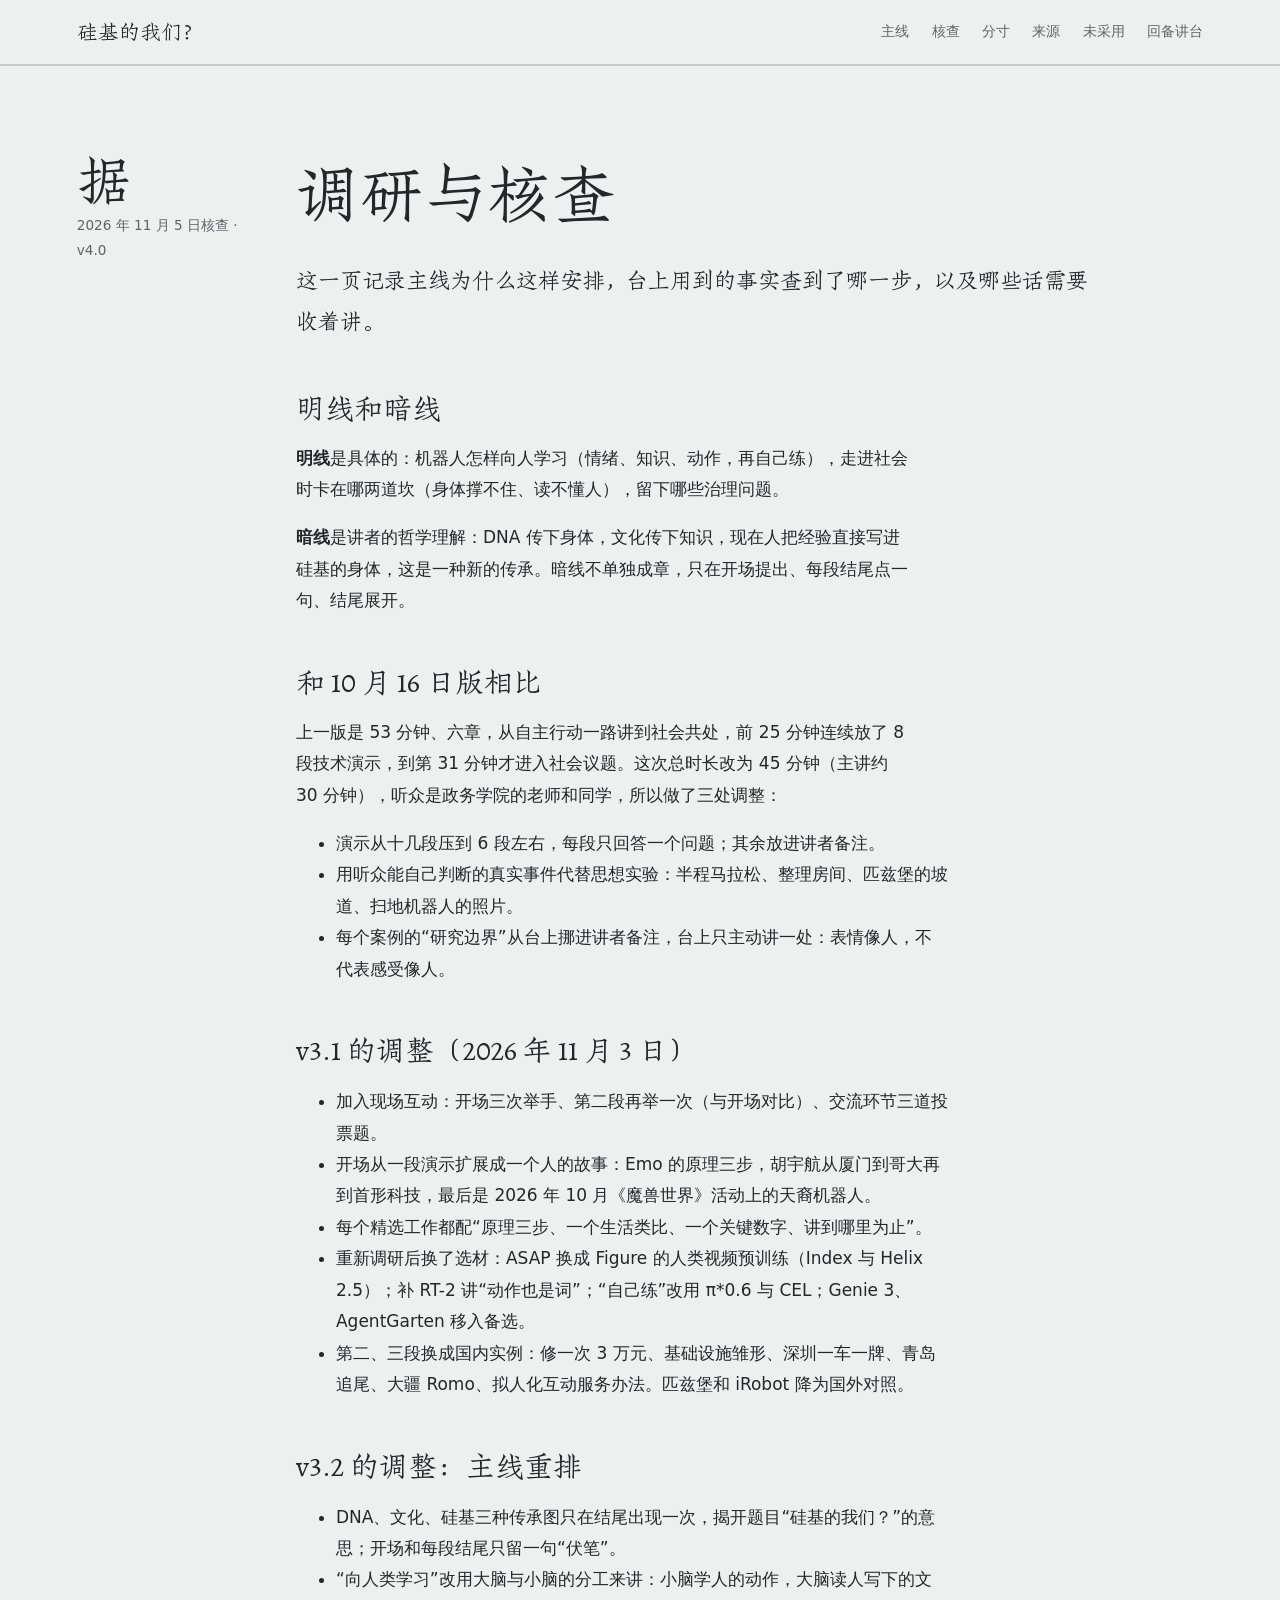
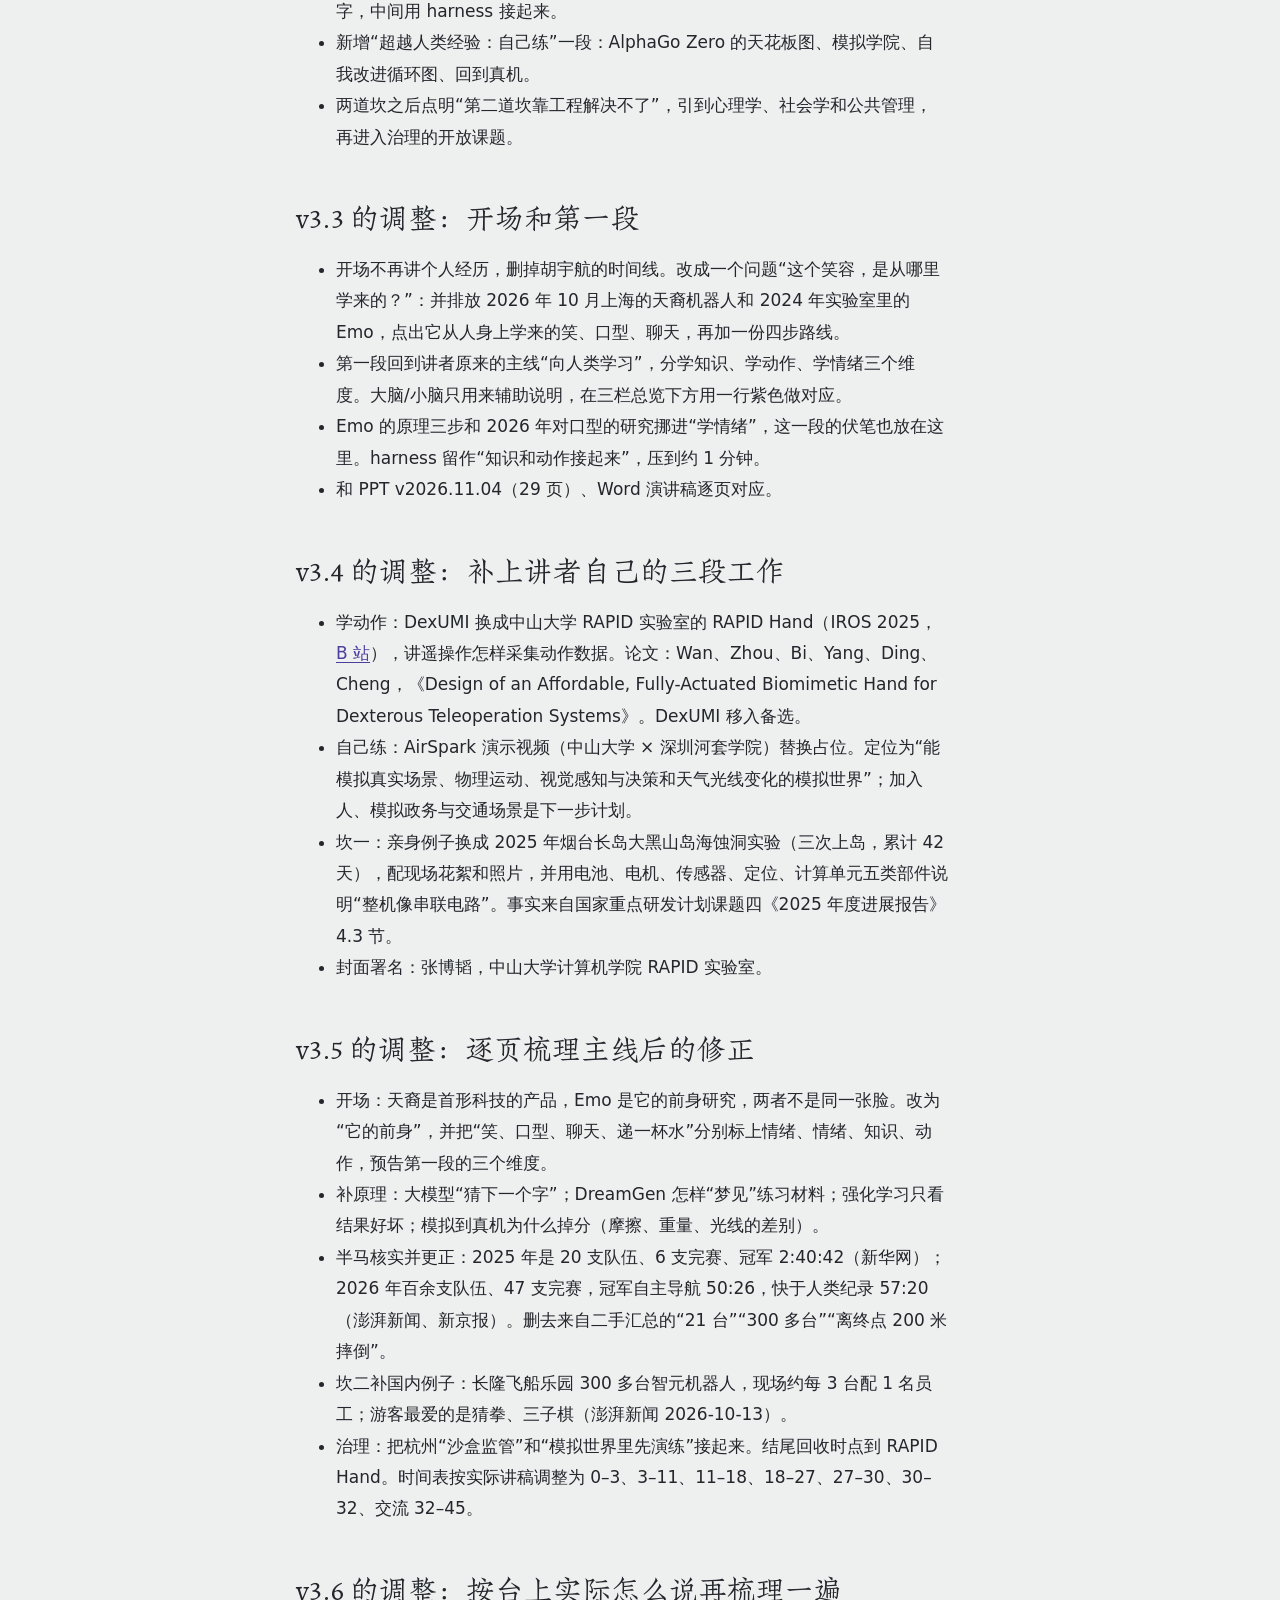
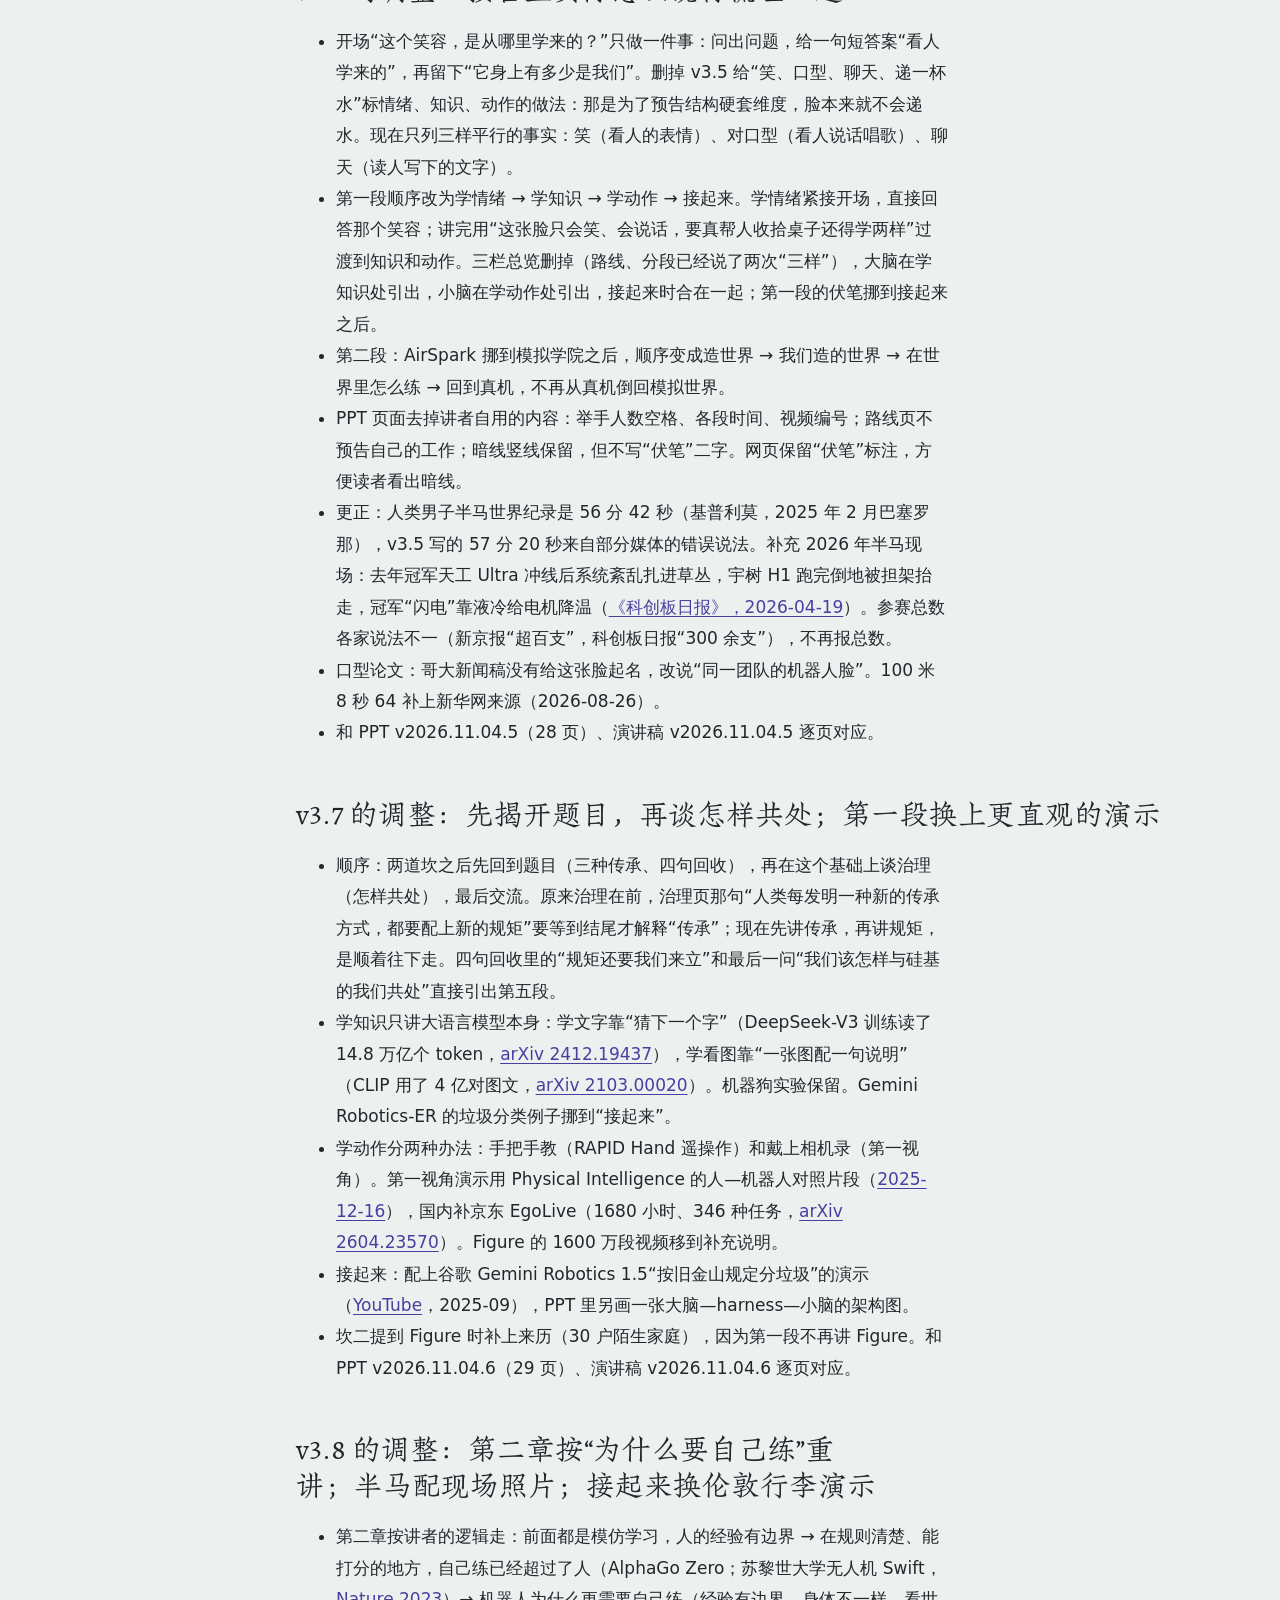
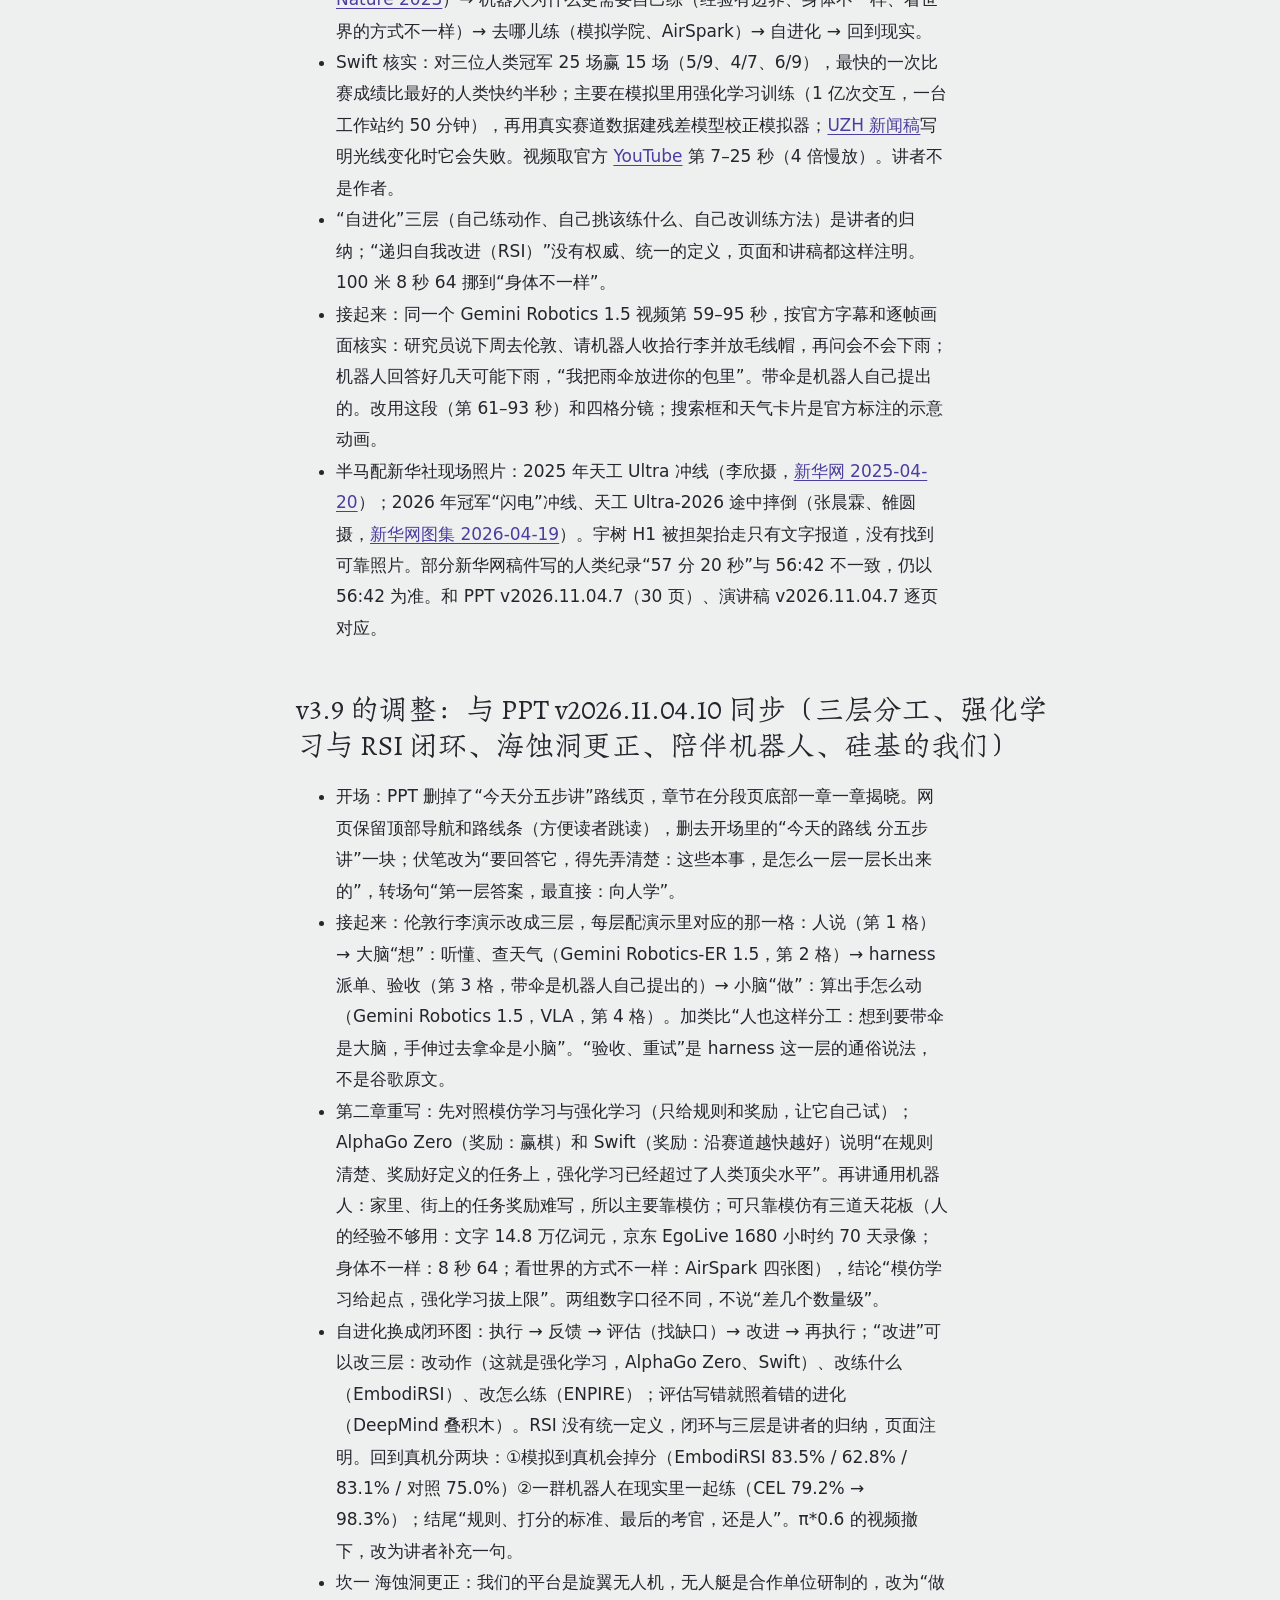
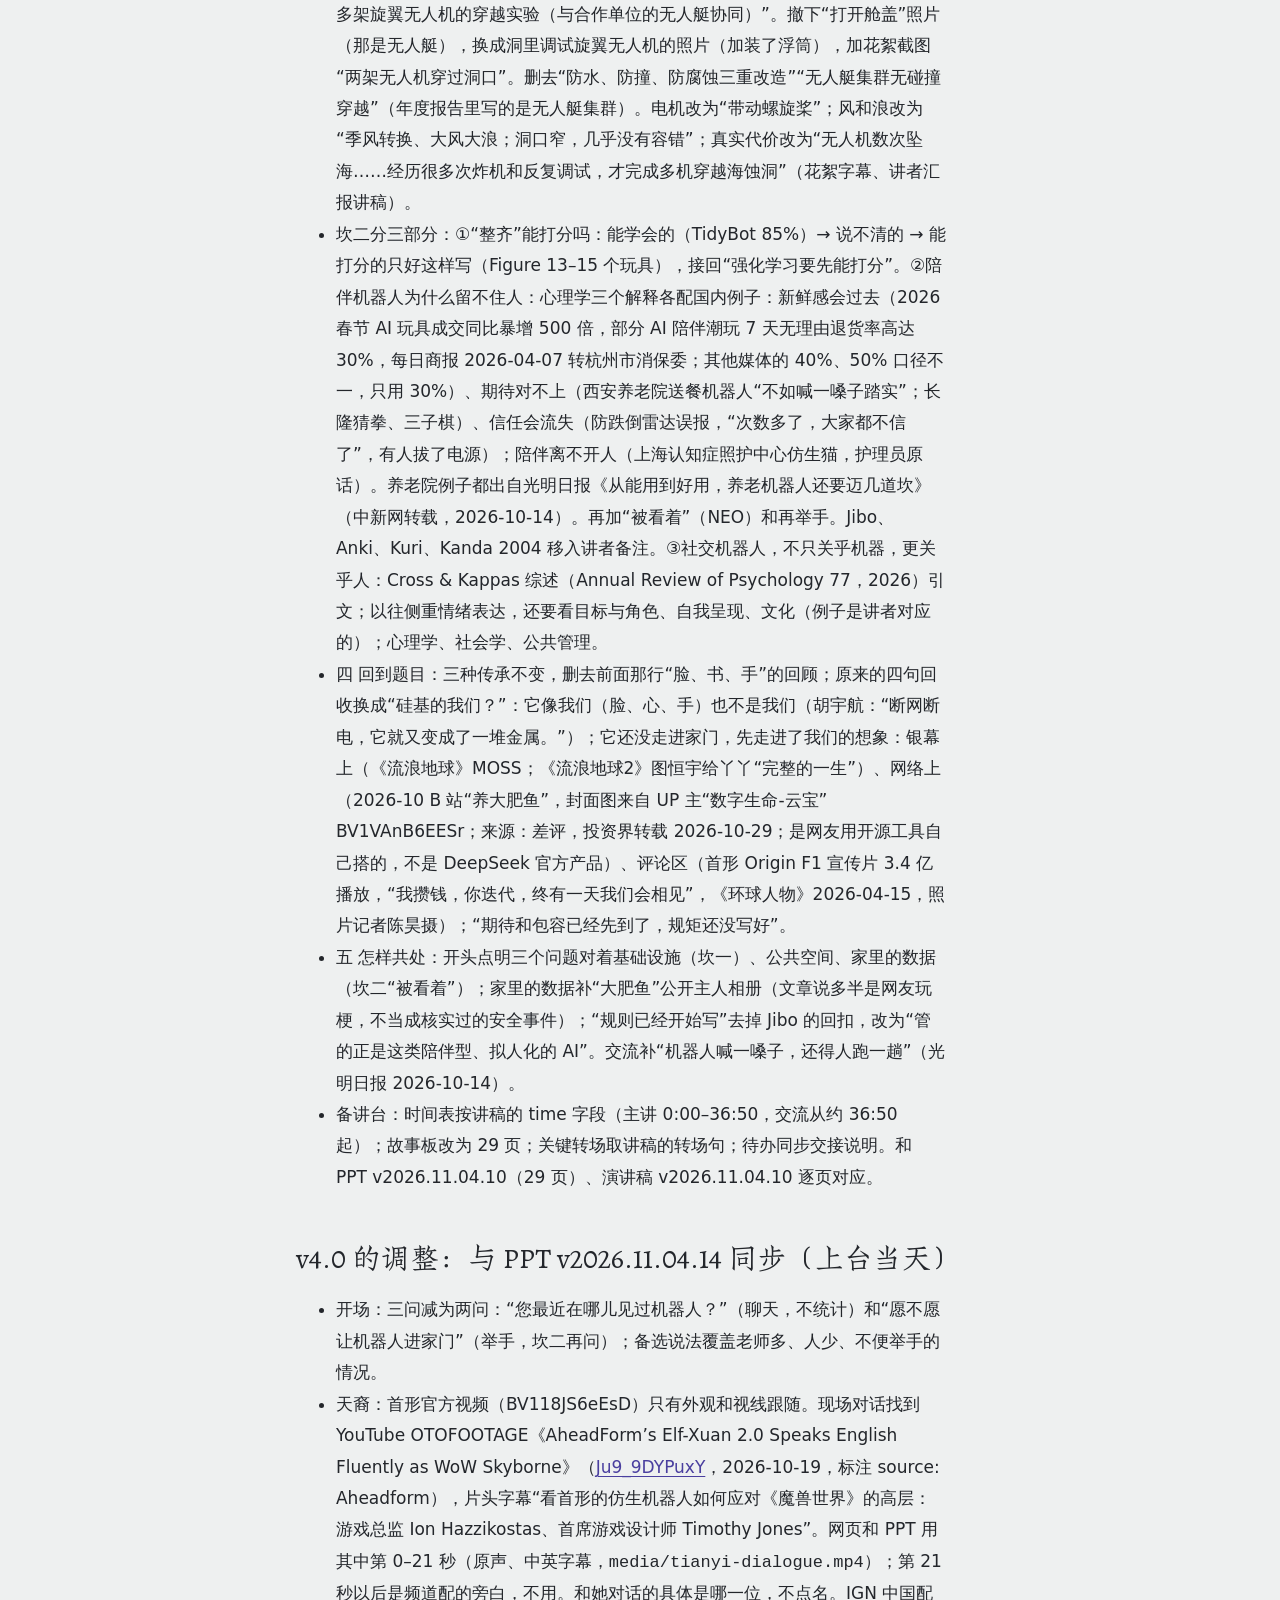
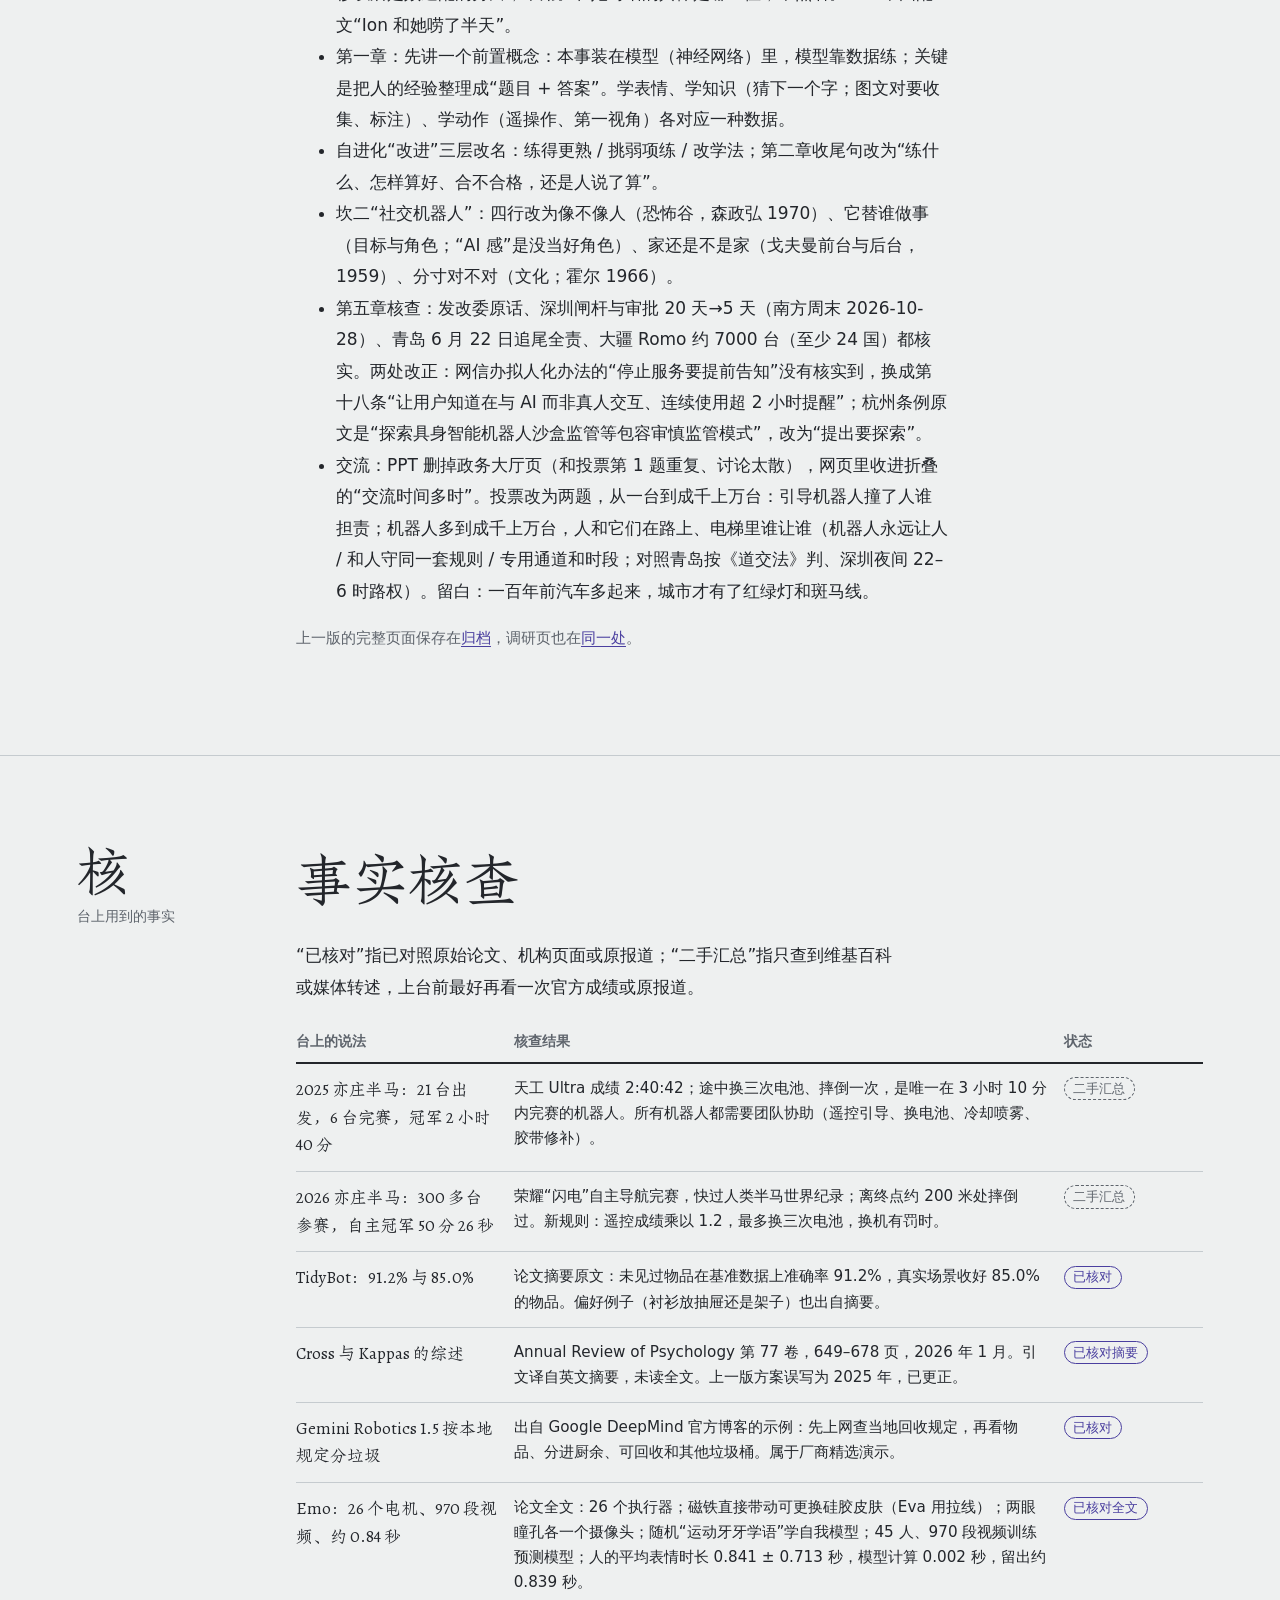
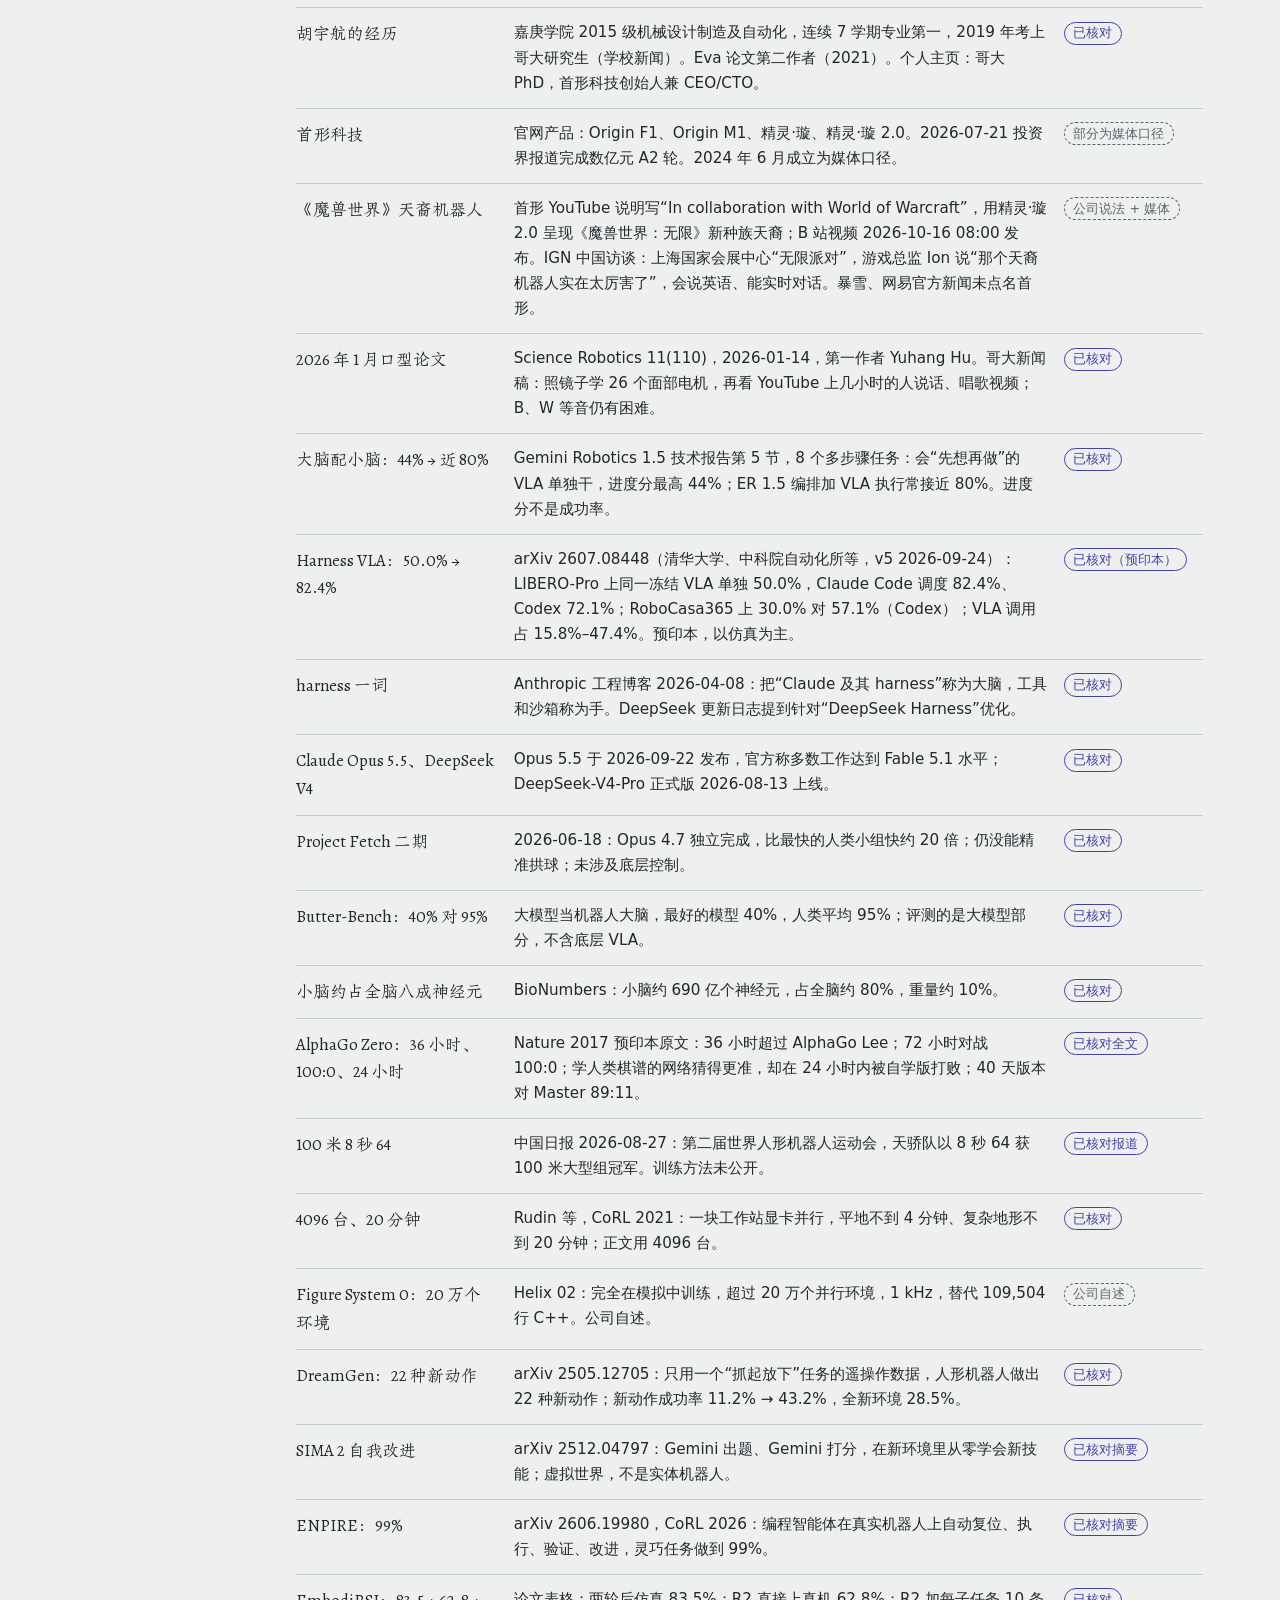
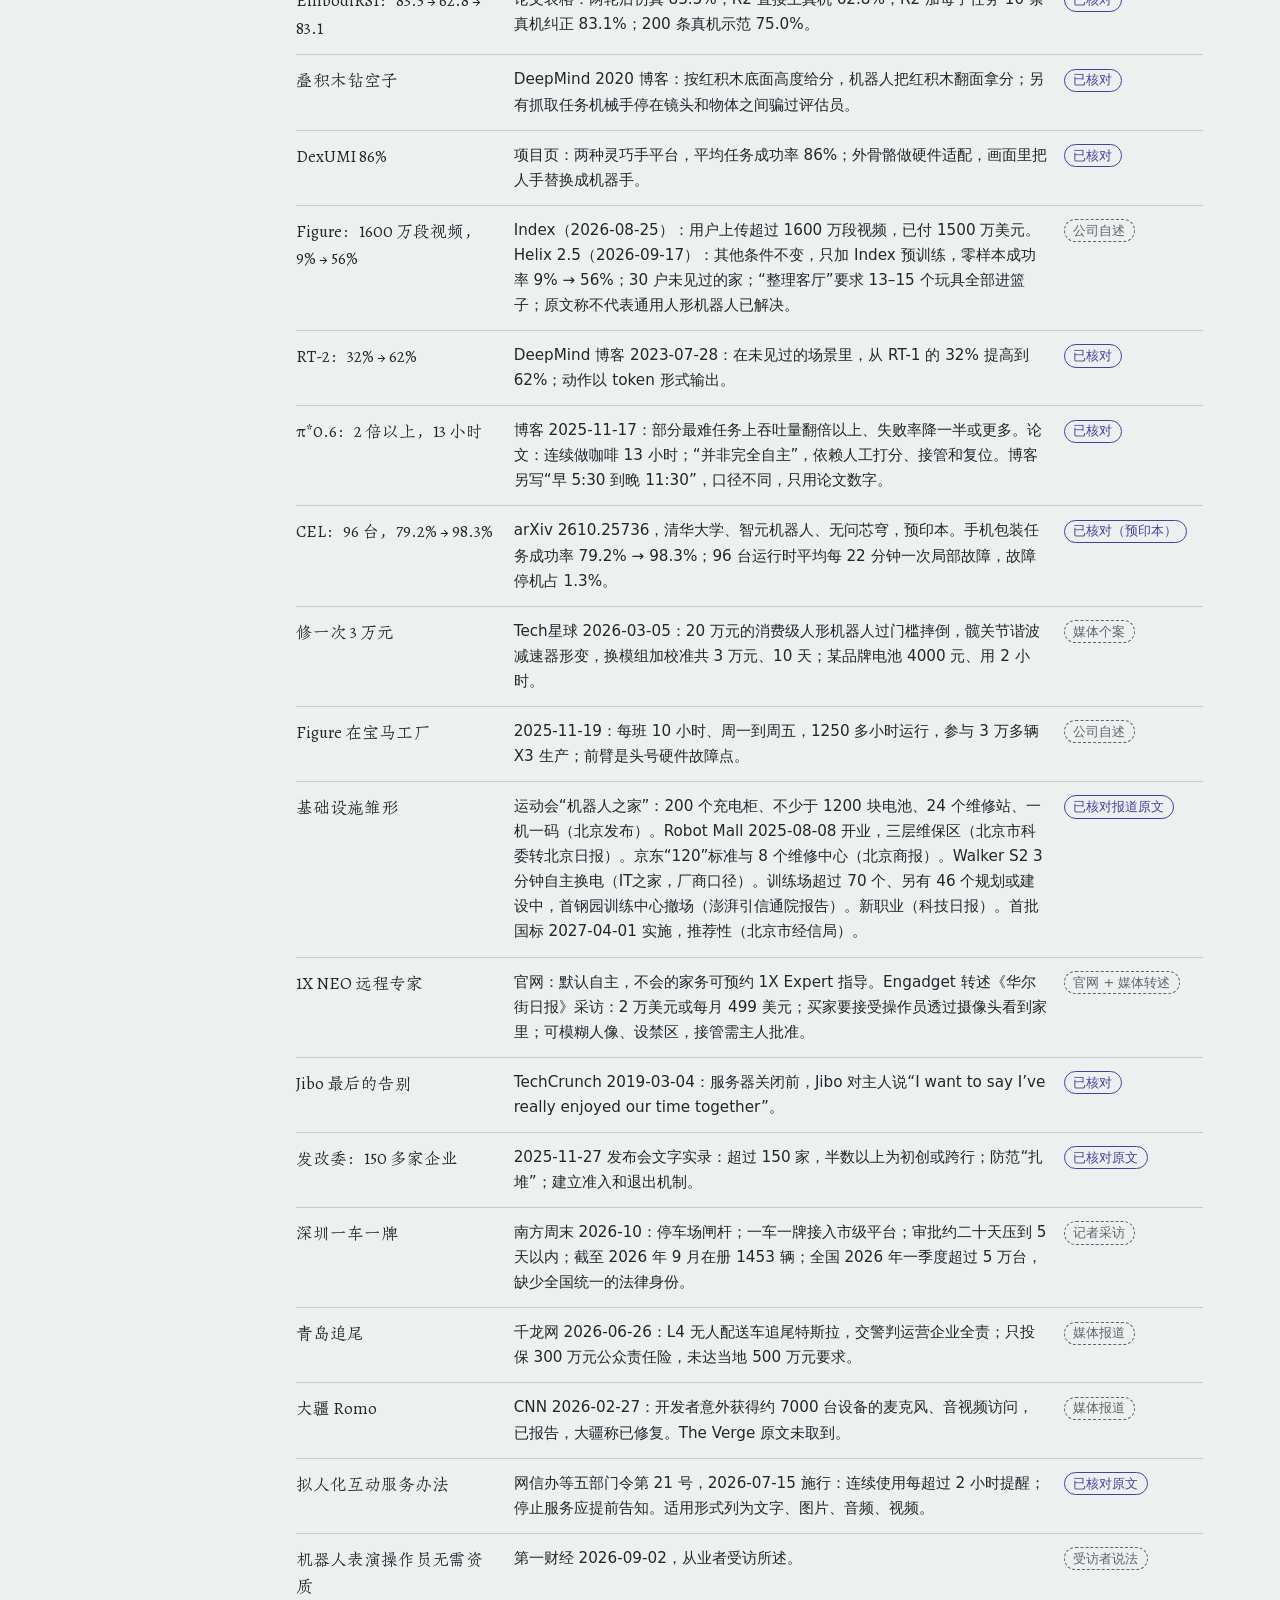
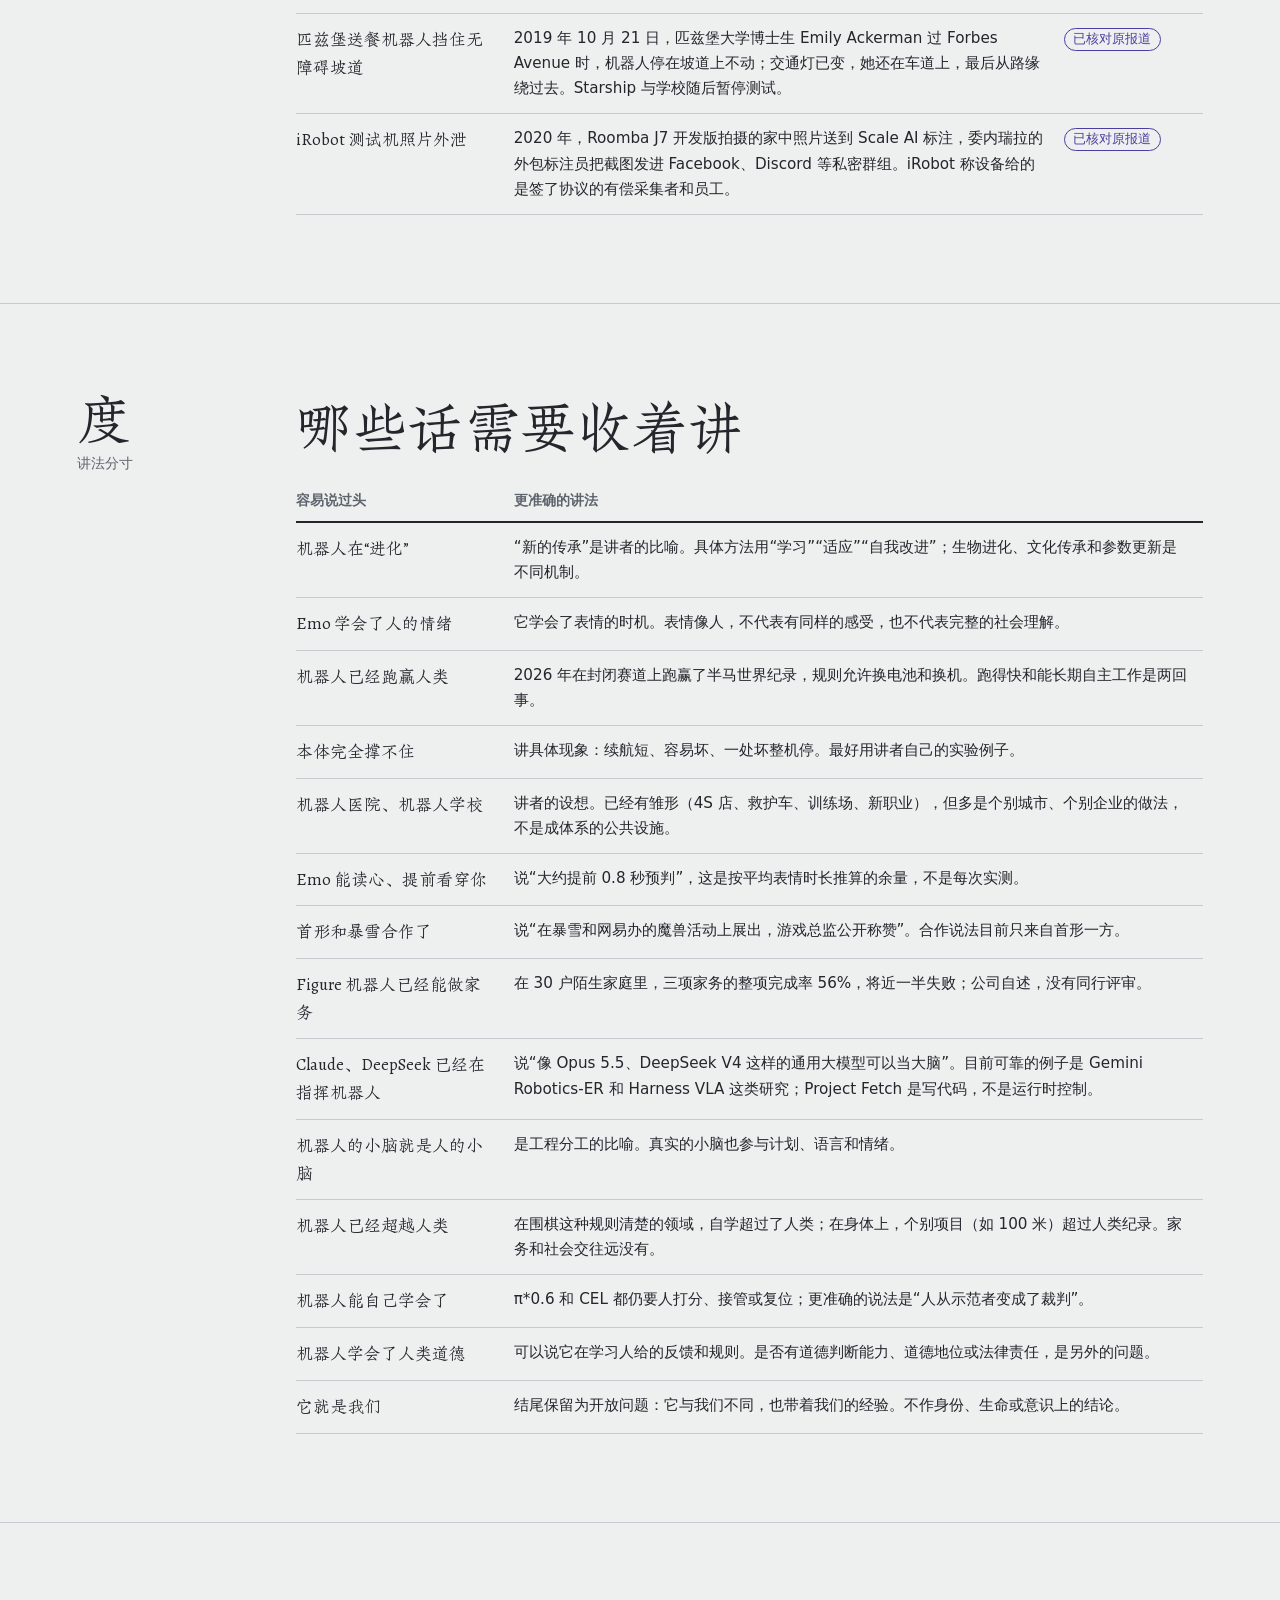
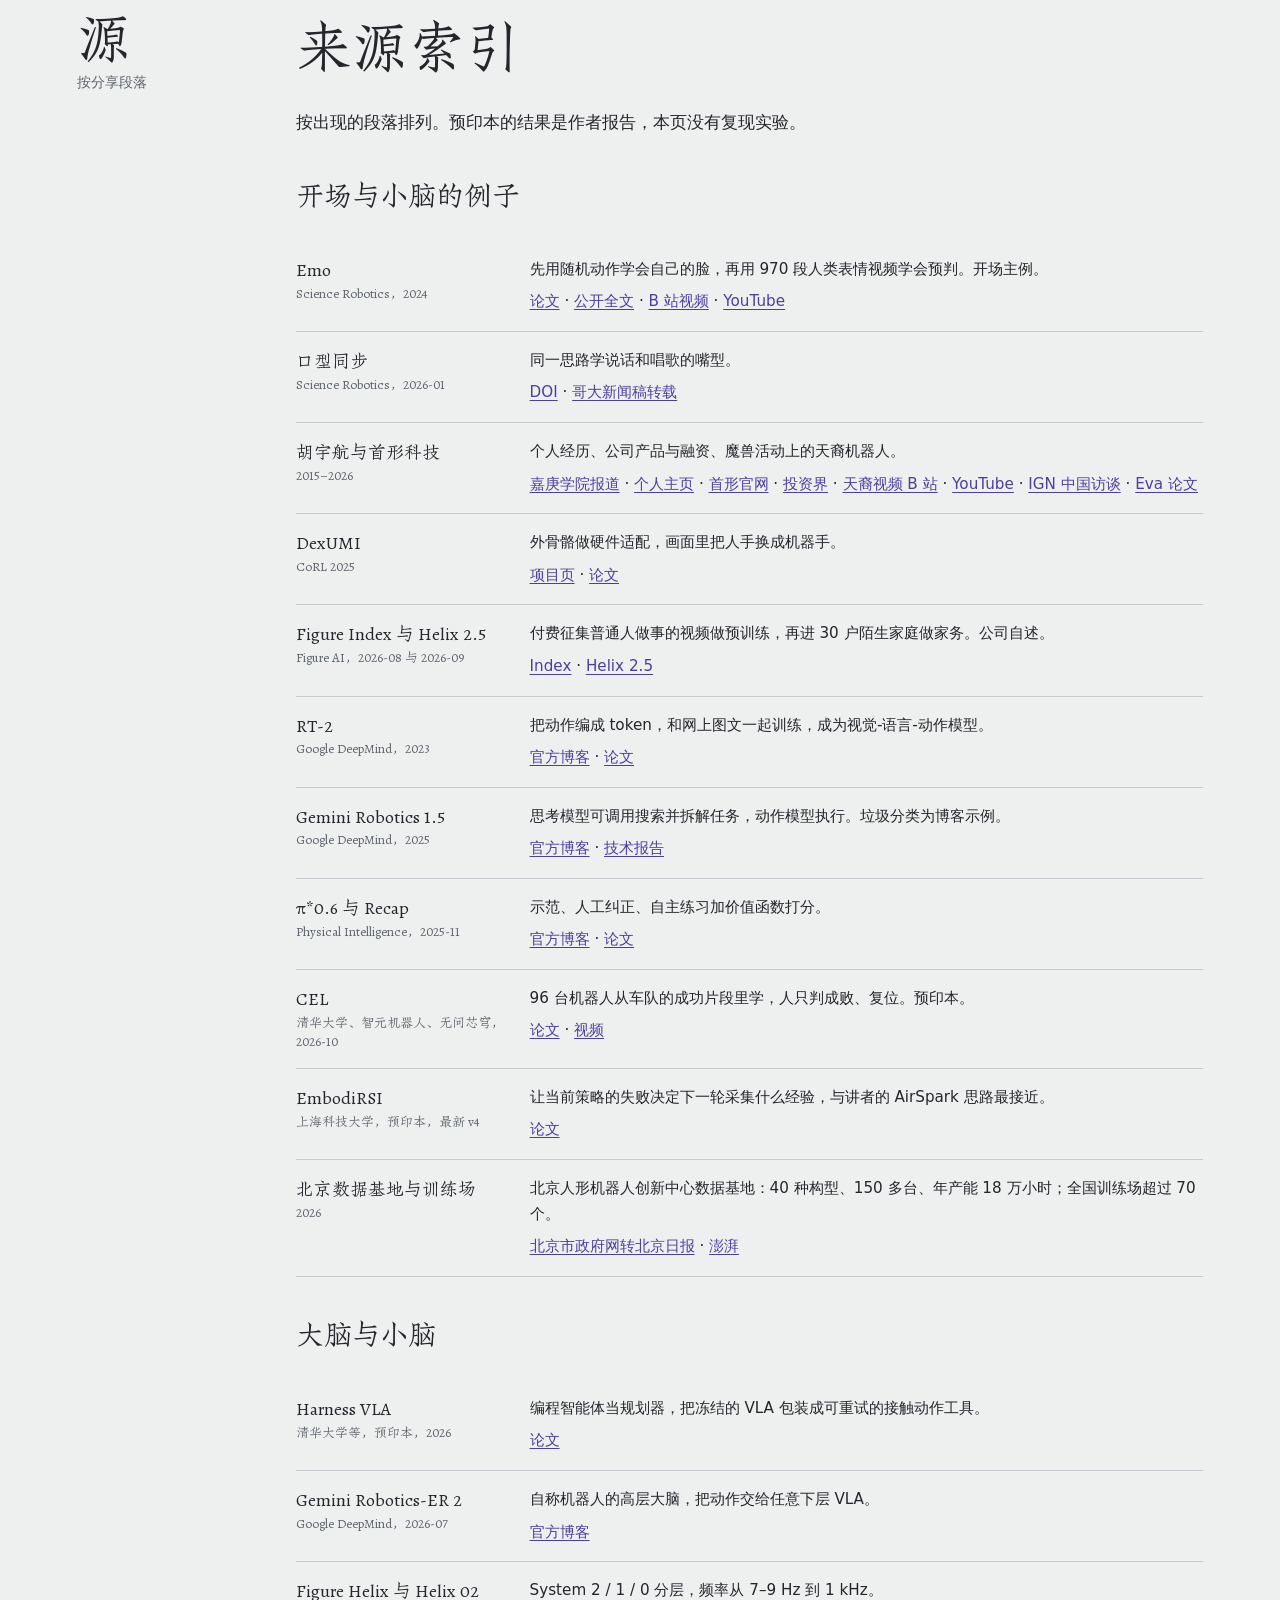
<file: research.html>
<!doctype html>
<html lang="zh-CN">
<head>
<meta charset="UTF-8">
<meta name="viewport" content="width=device-width,initial-scale=1">
<meta name="description" content="《硅基的我们？》分享的调研依据：主线设计理由、事实核查、讲法分寸和来源索引。">
<meta name="theme-color" content="#EEF0F0">
<title>调研与核查 · 硅基的我们？</title>
<link rel="preload" href="fonts/zhuque-fangsong-subset.woff2" as="font" type="font/woff2" crossorigin>
<link rel="stylesheet" href="site.css">
</head>
<body class="doc">
<a class="skip-link" href="#why">跳到正文</a>
<header class="masthead">
  <a class="brand" href="index.html">硅基的我们？</a>
  <nav aria-label="调研页">
    <a href="#why">主线</a><a href="#checks">核查</a><a href="#wording">分寸</a><a href="#sources">来源</a><a href="#unused">未采用</a><a href="index.html#studio">回备讲台</a>
  </nav>
</header>
<main>

<section id="why" class="part" aria-labelledby="why-title">
  <div class="rail"><span class="numeral" aria-hidden="true">据</span><span class="time">2026 年 11 月 5 日核查 · v4.0</span></div>
  <div class="content">
    <h1 id="why-title" style="font-size:clamp(2.4rem,5vw,4rem);line-height:1.25;margin-bottom:1.6rem">调研与核查</h1>
    <p class="lead">这一页记录主线为什么这样安排，台上用到的事实查到了哪一步，以及哪些话需要收着讲。</p>
    <h2 style="font-size:1.8rem;margin:3rem 0 1rem">明线和暗线</h2>
    <p><b>明线</b>是具体的：机器人怎样向人学习（情绪、知识、动作，再自己练），走进社会时卡在哪两道坎（身体撑不住、读不懂人），留下哪些治理问题。</p>
    <p><b>暗线</b>是讲者的哲学理解：DNA 传下身体，文化传下知识，现在人把经验直接写进硅基的身体，这是一种新的传承。暗线不单独成章，只在开场提出、每段结尾点一句、结尾展开。</p>
    <h2 style="font-size:1.8rem;margin:3rem 0 1rem">和 10 月 16 日版相比</h2>
    <p>上一版是 53 分钟、六章，从自主行动一路讲到社会共处，前 25 分钟连续放了 8 段技术演示，到第 31 分钟才进入社会议题。这次总时长改为 45 分钟（主讲约 30 分钟），听众是政务学院的老师和同学，所以做了三处调整：</p>
    <ul class="prose">
      <li>演示从十几段压到 6 段左右，每段只回答一个问题；其余放进讲者备注。</li>
      <li>用听众能自己判断的真实事件代替思想实验：半程马拉松、整理房间、匹兹堡的坡道、扫地机器人的照片。</li>
      <li>每个案例的“研究边界”从台上挪进讲者备注，台上只主动讲一处：表情像人，不代表感受像人。</li>
    </ul>
    <h2 style="font-size:1.8rem;margin:3rem 0 1rem">v3.1 的调整（2026 年 11 月 3 日）</h2>
    <ul class="prose">
      <li>加入现场互动：开场三次举手、第二段再举一次（与开场对比）、交流环节三道投票题。</li>
      <li>开场从一段演示扩展成一个人的故事：Emo 的原理三步，胡宇航从厦门到哥大再到首形科技，最后是 2026 年 10 月《魔兽世界》活动上的天裔机器人。</li>
      <li>每个精选工作都配“原理三步、一个生活类比、一个关键数字、讲到哪里为止”。</li>
      <li>重新调研后换了选材：ASAP 换成 Figure 的人类视频预训练（Index 与 Helix 2.5）；补 RT-2 讲“动作也是词”；“自己练”改用 π*0.6 与 CEL；Genie 3、AgentGarten 移入备选。</li>
      <li>第二、三段换成国内实例：修一次 3 万元、基础设施雏形、深圳一车一牌、青岛追尾、大疆 Romo、拟人化互动服务办法。匹兹堡和 iRobot 降为国外对照。</li>
    </ul>
    <h2 style="font-size:1.8rem;margin:3rem 0 1rem">v3.2 的调整：主线重排</h2>
    <ul class="prose">
      <li>DNA、文化、硅基三种传承图只在结尾出现一次，揭开题目“硅基的我们？”的意思；开场和每段结尾只留一句“伏笔”。</li>
      <li>“向人类学习”改用大脑与小脑的分工来讲：小脑学人的动作，大脑读人写下的文字，中间用 harness 接起来。</li>
      <li>新增“超越人类经验：自己练”一段：AlphaGo Zero 的天花板图、模拟学院、自我改进循环图、回到真机。</li>
      <li>两道坎之后点明“第二道坎靠工程解决不了”，引到心理学、社会学和公共管理，再进入治理的开放课题。</li>
    </ul>
    <h2 style="font-size:1.8rem;margin:3rem 0 1rem">v3.3 的调整：开场和第一段</h2>
    <ul class="prose">
      <li>开场不再讲个人经历，删掉胡宇航的时间线。改成一个问题“这个笑容，是从哪里学来的？”：并排放 2026 年 10 月上海的天裔机器人和 2024 年实验室里的 Emo，点出它从人身上学来的笑、口型、聊天，再加一份四步路线。</li>
      <li>第一段回到讲者原来的主线“向人类学习”，分学知识、学动作、学情绪三个维度。大脑/小脑只用来辅助说明，在三栏总览下方用一行紫色做对应。</li>
      <li>Emo 的原理三步和 2026 年对口型的研究挪进“学情绪”，这一段的伏笔也放在这里。harness 留作“知识和动作接起来”，压到约 1 分钟。</li>
      <li>和 PPT v2026.11.04（29 页）、Word 演讲稿逐页对应。</li>
    </ul>
    <h2 style="font-size:1.8rem;margin:3rem 0 1rem">v3.4 的调整：补上讲者自己的三段工作</h2>
    <ul class="prose">
      <li>学动作：DexUMI 换成中山大学 RAPID 实验室的 RAPID Hand（IROS 2025，<a href="https://www.bilibili.com/video/BV1ijtEzaErY/" target="_blank" rel="noopener noreferrer">B 站</a>），讲遥操作怎样采集动作数据。论文：Wan、Zhou、Bi、Yang、Ding、Cheng，《Design of an Affordable, Fully-Actuated Biomimetic Hand for Dexterous Teleoperation Systems》。DexUMI 移入备选。</li>
      <li>自己练：AirSpark 演示视频（中山大学 × 深圳河套学院）替换占位。定位为“能模拟真实场景、物理运动、视觉感知与决策和天气光线变化的模拟世界”；加入人、模拟政务与交通场景是下一步计划。</li>
      <li>坎一：亲身例子换成 2025 年烟台长岛大黑山岛海蚀洞实验（三次上岛，累计 42 天），配现场花絮和照片，并用电池、电机、传感器、定位、计算单元五类部件说明“整机像串联电路”。事实来自国家重点研发计划课题四《2025 年度进展报告》4.3 节。</li>
      <li>封面署名：张博韬，中山大学计算机学院 RAPID 实验室。</li>
    </ul>
    <h2 style="font-size:1.8rem;margin:3rem 0 1rem">v3.5 的调整：逐页梳理主线后的修正</h2>
    <ul class="prose">
      <li>开场：天裔是首形科技的产品，Emo 是它的前身研究，两者不是同一张脸。改为“它的前身”，并把“笑、口型、聊天、递一杯水”分别标上情绪、情绪、知识、动作，预告第一段的三个维度。</li>
      <li>补原理：大模型“猜下一个字”；DreamGen 怎样“梦见”练习材料；强化学习只看结果好坏；模拟到真机为什么掉分（摩擦、重量、光线的差别）。</li>
      <li>半马核实并更正：2025 年是 20 支队伍、6 支完赛、冠军 2:40:42（新华网）；2026 年百余支队伍、47 支完赛，冠军自主导航 50:26，快于人类纪录 57:20（澎湃新闻、新京报）。删去来自二手汇总的“21 台”“300 多台”“离终点 200 米摔倒”。</li>
      <li>坎二补国内例子：长隆飞船乐园 300 多台智元机器人，现场约每 3 台配 1 名员工；游客最爱的是猜拳、三子棋（澎湃新闻 2026-10-13）。</li>
      <li>治理：把杭州“沙盒监管”和“模拟世界里先演练”接起来。结尾回收时点到 RAPID Hand。时间表按实际讲稿调整为 0–3、3–11、11–18、18–27、27–30、30–32、交流 32–45。</li>
    </ul>
    <h2 style="font-size:1.8rem;margin:3rem 0 1rem">v3.6 的调整：按台上实际怎么说再梳理一遍</h2>
    <ul class="prose">
      <li>开场“这个笑容，是从哪里学来的？”只做一件事：问出问题，给一句短答案“看人学来的”，再留下“它身上有多少是我们”。删掉 v3.5 给“笑、口型、聊天、递一杯水”标情绪、知识、动作的做法：那是为了预告结构硬套维度，脸本来就不会递水。现在只列三样平行的事实：笑（看人的表情）、对口型（看人说话唱歌）、聊天（读人写下的文字）。</li>
      <li>第一段顺序改为学情绪 → 学知识 → 学动作 → 接起来。学情绪紧接开场，直接回答那个笑容；讲完用“这张脸只会笑、会说话，要真帮人收拾桌子还得学两样”过渡到知识和动作。三栏总览删掉（路线、分段已经说了两次“三样”），大脑在学知识处引出，小脑在学动作处引出，接起来时合在一起；第一段的伏笔挪到接起来之后。</li>
      <li>第二段：AirSpark 挪到模拟学院之后，顺序变成造世界 → 我们造的世界 → 在世界里怎么练 → 回到真机，不再从真机倒回模拟世界。</li>
      <li>PPT 页面去掉讲者自用的内容：举手人数空格、各段时间、视频编号；路线页不预告自己的工作；暗线竖线保留，但不写“伏笔”二字。网页保留“伏笔”标注，方便读者看出暗线。</li>
      <li>更正：人类男子半马世界纪录是 56 分 42 秒（基普利莫，2025 年 2 月巴塞罗那），v3.5 写的 57 分 20 秒来自部分媒体的错误说法。补充 2026 年半马现场：去年冠军天工 Ultra 冲线后系统紊乱扎进草丛，宇树 H1 跑完倒地被担架抬走，冠军“闪电”靠液冷给电机降温（<a href="https://www.cls.cn/detail/2348447" target="_blank" rel="noopener noreferrer">《科创板日报》，2026-04-19</a>）。参赛总数各家说法不一（新京报“超百支”，科创板日报“300 余支”），不再报总数。</li>
      <li>口型论文：哥大新闻稿没有给这张脸起名，改说“同一团队的机器人脸”。100 米 8 秒 64 补上新华网来源（2026-08-26）。</li>
      <li>和 PPT v2026.11.04.5（28 页）、演讲稿 v2026.11.04.5 逐页对应。</li>
    </ul>
    <h2 style="font-size:1.8rem;margin:3rem 0 1rem">v3.7 的调整：先揭开题目，再谈怎样共处；第一段换上更直观的演示</h2>
    <ul class="prose">
      <li>顺序：两道坎之后先回到题目（三种传承、四句回收），再在这个基础上谈治理（怎样共处），最后交流。原来治理在前，治理页那句“人类每发明一种新的传承方式，都要配上新的规矩”要等到结尾才解释“传承”；现在先讲传承，再讲规矩，是顺着往下走。四句回收里的“规矩还要我们来立”和最后一问“我们该怎样与硅基的我们共处”直接引出第五段。</li>
      <li>学知识只讲大语言模型本身：学文字靠“猜下一个字”（DeepSeek-V3 训练读了 14.8 万亿个 token，<a href="https://arxiv.org/abs/2412.19437" target="_blank" rel="noopener noreferrer">arXiv 2412.19437</a>），学看图靠“一张图配一句说明”（CLIP 用了 4 亿对图文，<a href="https://arxiv.org/abs/2103.00020" target="_blank" rel="noopener noreferrer">arXiv 2103.00020</a>）。机器狗实验保留。Gemini Robotics-ER 的垃圾分类例子挪到“接起来”。</li>
      <li>学动作分两种办法：手把手教（RAPID Hand 遥操作）和戴上相机录（第一视角）。第一视角演示用 Physical Intelligence 的人—机器人对照片段（<a href="https://www.pi.website/research/human_to_robot" target="_blank" rel="noopener noreferrer">2025-12-16</a>），国内补京东 EgoLive（1680 小时、346 种任务，<a href="https://arxiv.org/abs/2604.23570" target="_blank" rel="noopener noreferrer">arXiv 2604.23570</a>）。Figure 的 1600 万段视频移到补充说明。</li>
      <li>接起来：配上谷歌 Gemini Robotics 1.5“按旧金山规定分垃圾”的演示（<a href="https://www.youtube.com/watch?v=AMRxbIO04kQ" target="_blank" rel="noopener noreferrer">YouTube</a>，2025-09），PPT 里另画一张大脑—harness—小脑的架构图。</li>
      <li>坎二提到 Figure 时补上来历（30 户陌生家庭），因为第一段不再讲 Figure。和 PPT v2026.11.04.6（29 页）、演讲稿 v2026.11.04.6 逐页对应。</li>
    </ul>
    <h2 style="font-size:1.8rem;margin:3rem 0 1rem">v3.8 的调整：第二章按“为什么要自己练”重讲；半马配现场照片；接起来换伦敦行李演示</h2>
    <ul class="prose">
      <li>第二章按讲者的逻辑走：前面都是模仿学习，人的经验有边界 → 在规则清楚、能打分的地方，自己练已经超过了人（AlphaGo Zero；苏黎世大学无人机 Swift，<a href="https://www.nature.com/articles/s41586-023-06419-4" target="_blank" rel="noopener noreferrer">Nature 2023</a>）→ 机器人为什么更需要自己练（经验有边界、身体不一样、看世界的方式不一样）→ 去哪儿练（模拟学院、AirSpark）→ 自进化 → 回到现实。</li>
      <li>Swift 核实：对三位人类冠军 25 场赢 15 场（5/9、4/7、6/9），最快的一次比赛成绩比最好的人类快约半秒；主要在模拟里用强化学习训练（1 亿次交互，一台工作站约 50 分钟），再用真实赛道数据建残差模型校正模拟器；<a href="https://www.news.uzh.ch/en/articles/media/2023/Drone-race.html" target="_blank" rel="noopener noreferrer">UZH 新闻稿</a>写明光线变化时它会失败。视频取官方 <a href="https://www.youtube.com/watch?v=fBiataDpGIo" target="_blank" rel="noopener noreferrer">YouTube</a> 第 7–25 秒（4 倍慢放）。讲者不是作者。</li>
      <li>“自进化”三层（自己练动作、自己挑该练什么、自己改训练方法）是讲者的归纳；“递归自我改进（RSI）”没有权威、统一的定义，页面和讲稿都这样注明。100 米 8 秒 64 挪到“身体不一样”。</li>
      <li>接起来：同一个 Gemini Robotics 1.5 视频第 59–95 秒，按官方字幕和逐帧画面核实：研究员说下周去伦敦、请机器人收拾行李并放毛线帽，再问会不会下雨；机器人回答好几天可能下雨，“我把雨伞放进你的包里”。带伞是机器人自己提出的。改用这段（第 61–93 秒）和四格分镜；搜索框和天气卡片是官方标注的示意动画。</li>
      <li>半马配新华社现场照片：2025 年天工 Ultra 冲线（李欣摄，<a href="http://www.news.cn/tech/20250420/53172980dd8a4c5e81b4519380a09eac/c.html" target="_blank" rel="noopener noreferrer">新华网 2025-04-20</a>）；2026 年冠军“闪电”冲线、天工 Ultra-2026 途中摔倒（张晨霖、雒圆摄，<a href="https://www.news.cn/photo/20260419/caa4dfa1c0d340cbbac8210fbb20b44e/c.html" target="_blank" rel="noopener noreferrer">新华网图集 2026-04-19</a>）。宇树 H1 被担架抬走只有文字报道，没有找到可靠照片。部分新华网稿件写的人类纪录“57 分 20 秒”与 56:42 不一致，仍以 56:42 为准。和 PPT v2026.11.04.7（30 页）、演讲稿 v2026.11.04.7 逐页对应。</li>
    </ul>
    <h2 style="font-size:1.8rem;margin:3rem 0 1rem">v3.9 的调整：与 PPT v2026.11.04.10 同步（三层分工、强化学习与 RSI 闭环、海蚀洞更正、陪伴机器人、硅基的我们）</h2>
    <ul class="prose">
      <li>开场：PPT 删掉了“今天分五步讲”路线页，章节在分段页底部一章一章揭晓。网页保留顶部导航和路线条（方便读者跳读），删去开场里的“今天的路线 分五步讲”一块；伏笔改为“要回答它，得先弄清楚：这些本事，是怎么一层一层长出来的”，转场句“第一层答案，最直接：向人学”。</li>
      <li>接起来：伦敦行李演示改成三层，每层配演示里对应的那一格：人说（第 1 格）→ 大脑“想”：听懂、查天气（Gemini Robotics-ER 1.5，第 2 格）→ harness 派单、验收（第 3 格，带伞是机器人自己提出的）→ 小脑“做”：算出手怎么动（Gemini Robotics 1.5，VLA，第 4 格）。加类比“人也这样分工：想到要带伞是大脑，手伸过去拿伞是小脑”。“验收、重试”是 harness 这一层的通俗说法，不是谷歌原文。</li>
      <li>第二章重写：先对照模仿学习与强化学习（只给规则和奖励，让它自己试）；AlphaGo Zero（奖励：赢棋）和 Swift（奖励：沿赛道越快越好）说明“在规则清楚、奖励好定义的任务上，强化学习已经超过了人类顶尖水平”。再讲通用机器人：家里、街上的任务奖励难写，所以主要靠模仿；可只靠模仿有三道天花板（人的经验不够用：文字 14.8 万亿词元，京东 EgoLive 1680 小时约 70 天录像；身体不一样：8 秒 64；看世界的方式不一样：AirSpark 四张图），结论“模仿学习给起点，强化学习拔上限”。两组数字口径不同，不说“差几个数量级”。</li>
      <li>自进化换成闭环图：执行 → 反馈 → 评估（找缺口）→ 改进 → 再执行；“改进”可以改三层：改动作（这就是强化学习，AlphaGo Zero、Swift）、改练什么（EmbodiRSI）、改怎么练（ENPIRE）；评估写错就照着错的进化（DeepMind 叠积木）。RSI 没有统一定义，闭环与三层是讲者的归纳，页面注明。回到真机分两块：①模拟到真机会掉分（EmbodiRSI 83.5% / 62.8% / 83.1% / 对照 75.0%）②一群机器人在现实里一起练（CEL 79.2% → 98.3%）；结尾“规则、打分的标准、最后的考官，还是人”。π*0.6 的视频撤下，改为讲者补充一句。</li>
      <li>坎一 海蚀洞更正：我们的平台是旋翼无人机，无人艇是合作单位研制的，改为“做多架旋翼无人机的穿越实验（与合作单位的无人艇协同）”。撤下“打开舱盖”照片（那是无人艇），换成洞里调试旋翼无人机的照片（加装了浮筒），加花絮截图“两架无人机穿过洞口”。删去“防水、防撞、防腐蚀三重改造”“无人艇集群无碰撞穿越”（年度报告里写的是无人艇集群）。电机改为“带动螺旋桨”；风和浪改为“季风转换、大风大浪；洞口窄，几乎没有容错”；真实代价改为“无人机数次坠海……经历很多次炸机和反复调试，才完成多机穿越海蚀洞”（花絮字幕、讲者汇报讲稿）。</li>
      <li>坎二分三部分：①“整齐”能打分吗：能学会的（TidyBot 85%）→ 说不清的 → 能打分的只好这样写（Figure 13–15 个玩具），接回“强化学习要先能打分”。②陪伴机器人为什么留不住人：心理学三个解释各配国内例子：新鲜感会过去（2026 春节 AI 玩具成交同比暴增 500 倍，部分 AI 陪伴潮玩 7 天无理由退货率高达 30%，每日商报 2026-04-07 转杭州市消保委；其他媒体的 40%、50% 口径不一，只用 30%）、期待对不上（西安养老院送餐机器人“不如喊一嗓子踏实”；长隆猜拳、三子棋）、信任会流失（防跌倒雷达误报，“次数多了，大家都不信了”，有人拔了电源）；陪伴离不开人（上海认知症照护中心仿生猫，护理员原话）。养老院例子都出自光明日报《从能用到好用，养老机器人还要迈几道坎》（中新网转载，2026-10-14）。再加“被看着”（NEO）和再举手。Jibo、Anki、Kuri、Kanda 2004 移入讲者备注。③社交机器人，不只关乎机器，更关乎人：Cross &amp; Kappas 综述（Annual Review of Psychology 77，2026）引文；以往侧重情绪表达，还要看目标与角色、自我呈现、文化（例子是讲者对应的）；心理学、社会学、公共管理。</li>
      <li>四 回到题目：三种传承不变，删去前面那行“脸、书、手”的回顾；原来的四句回收换成“硅基的我们？”：它像我们（脸、心、手）也不是我们（胡宇航：“断网断电，它就又变成了一堆金属。”）；它还没走进家门，先走进了我们的想象：银幕上（《流浪地球》MOSS；《流浪地球2》图恒宇给丫丫“完整的一生”）、网络上（2026-10 B 站“养大肥鱼”，封面图来自 UP 主“数字生命-云宝”BV1VAnB6EESr；来源：差评，投资界转载 2026-10-29；是网友用开源工具自己搭的，不是 DeepSeek 官方产品）、评论区（首形 Origin F1 宣传片 3.4 亿播放，“我攒钱，你迭代，终有一天我们会相见”，《环球人物》2026-04-15，照片记者陈昊摄）；“期待和包容已经先到了，规矩还没写好”。</li>
      <li>五 怎样共处：开头点明三个问题对着基础设施（坎一）、公共空间、家里的数据（坎二“被看着”）；家里的数据补“大肥鱼”公开主人相册（文章说多半是网友玩梗，不当成核实过的安全事件）；“规则已经开始写”去掉 Jibo 的回扣，改为“管的正是这类陪伴型、拟人化的 AI”。交流补“机器人喊一嗓子，还得人跑一趟”（光明日报 2026-10-14）。</li>
      <li>备讲台：时间表按讲稿的 time 字段（主讲 0:00–36:50，交流从约 36:50 起）；故事板改为 29 页；关键转场取讲稿的转场句；待办同步交接说明。和 PPT v2026.11.04.10（29 页）、演讲稿 v2026.11.04.10 逐页对应。</li>
    </ul>
    <h2 style="font-size:1.8rem;margin:3rem 0 1rem">v4.0 的调整：与 PPT v2026.11.04.14 同步（上台当天）</h2>
    <ul class="prose">
      <li>开场：三问减为两问：“您最近在哪儿见过机器人？”（聊天，不统计）和“愿不愿让机器人进家门”（举手，坎二再问）；备选说法覆盖老师多、人少、不便举手的情况。</li>
      <li>天裔：首形官方视频（BV118JS6eEsD）只有外观和视线跟随。现场对话找到 YouTube OTOFOOTAGE《AheadForm’s Elf-Xuan 2.0 Speaks English Fluently as WoW Skyborne》（<a href="https://www.youtube.com/watch?v=Ju9_9DYPuxY" target="_blank" rel="noopener noreferrer">Ju9_9DYPuxY</a>，2026-10-19，标注 source: Aheadform），片头字幕“看首形的仿生机器人如何应对《魔兽世界》的高层：游戏总监 Ion Hazzikostas、首席游戏设计师 Timothy Jones”。网页和 PPT 用其中第 0–21 秒（原声、中英字幕，<code>media/tianyi-dialogue.mp4</code>）；第 21 秒以后是频道配的旁白，不用。和她对话的具体是哪一位，不点名。IGN 中国配文“Ion 和她唠了半天”。</li>
      <li>第一章：先讲一个前置概念：本事装在模型（神经网络）里，模型靠数据练；关键是把人的经验整理成“题目 + 答案”。学表情、学知识（猜下一个字；图文对要收集、标注）、学动作（遥操作、第一视角）各对应一种数据。</li>
      <li>自进化“改进”三层改名：练得更熟 / 挑弱项练 / 改学法；第二章收尾句改为“练什么、怎样算好、合不合格，还是人说了算”。</li>
      <li>坎二“社交机器人”：四行改为像不像人（恐怖谷，森政弘 1970）、它替谁做事（目标与角色；“AI 感”是没当好角色）、家还是不是家（戈夫曼前台与后台，1959）、分寸对不对（文化；霍尔 1966）。</li>
      <li>第五章核查：发改委原话、深圳闸杆与审批 20 天→5 天（南方周末 2026-10-28）、青岛 6 月 22 日追尾全责、大疆 Romo 约 7000 台（至少 24 国）都核实。两处改正：网信办拟人化办法的“停止服务要提前告知”没有核实到，换成第十八条“让用户知道在与 AI 而非真人交互、连续使用超 2 小时提醒”；杭州条例原文是“探索具身智能机器人沙盒监管等包容审慎监管模式”，改为“提出要探索”。</li>
      <li>交流：PPT 删掉政务大厅页（和投票第 1 题重复、讨论太散），网页里收进折叠的“交流时间多时”。投票改为两题，从一台到成千上万台：引导机器人撞了人谁担责；机器人多到成千上万台，人和它们在路上、电梯里谁让谁（机器人永远让人 / 和人守同一套规则 / 专用通道和时段；对照青岛按《道交法》判、深圳夜间 22–6 时路权）。留白：一百年前汽车多起来，城市才有了红绿灯和斑马线。</li>
    </ul>
    <p class="speaker">上一版的完整页面保存在<a href="archive/2026-10-16/index.html">归档</a>，调研页也在<a href="archive/2026-10-16/research.html">同一处</a>。</p>
  </div>
</section>

<section id="checks" class="part" aria-labelledby="checks-title">
  <div class="rail"><span class="numeral" aria-hidden="true">核</span><span class="time">台上用到的事实</span></div>
  <div class="content">
    <h2 id="checks-title">事实核查</h2>
    <p>“已核对”指已对照原始论文、机构页面或原报道；“二手汇总”指只查到维基百科或媒体转述，上台前最好再看一次官方成绩或原报道。</p>
    <table class="checks">
      <thead><tr><th scope="col">台上的说法</th><th scope="col">核查结果</th><th scope="col">状态</th></tr></thead>
      <tbody>
        <tr><td>2025 亦庄半马：21 台出发，6 台完赛，冠军 2 小时 40 分</td><td>天工 Ultra 成绩 2:40:42；途中换三次电池、摔倒一次，是唯一在 3 小时 10 分内完赛的机器人。所有机器人都需要团队协助（遥控引导、换电池、冷却喷雾、胶带修补）。</td><td><span class="status partial">二手汇总</span></td></tr>
        <tr><td>2026 亦庄半马：300 多台参赛，自主冠军 50 分 26 秒</td><td>荣耀“闪电”自主导航完赛，快过人类半马世界纪录；离终点约 200 米处摔倒过。新规则：遥控成绩乘以 1.2，最多换三次电池，换机有罚时。</td><td><span class="status partial">二手汇总</span></td></tr>
        <tr><td>TidyBot：91.2% 与 85.0%</td><td>论文摘要原文：未见过物品在基准数据上准确率 91.2%，真实场景收好 85.0% 的物品。偏好例子（衬衫放抽屉还是架子）也出自摘要。</td><td><span class="status ok">已核对</span></td></tr>
        <tr><td>Cross 与 Kappas 的综述</td><td>Annual Review of Psychology 第 77 卷，649–678 页，2026 年 1 月。引文译自英文摘要，未读全文。上一版方案误写为 2025 年，已更正。</td><td><span class="status ok">已核对摘要</span></td></tr>
        <tr><td>Gemini Robotics 1.5 按本地规定分垃圾</td><td>出自 Google DeepMind 官方博客的示例：先上网查当地回收规定，再看物品、分进厨余、可回收和其他垃圾桶。属于厂商精选演示。</td><td><span class="status ok">已核对</span></td></tr>
        <tr><td>Emo：26 个电机、970 段视频、约 0.84 秒</td><td>论文全文：26 个执行器；磁铁直接带动可更换硅胶皮肤（Eva 用拉线）；两眼瞳孔各一个摄像头；随机“运动牙牙学语”学自我模型；45 人、970 段视频训练预测模型；人的平均表情时长 0.841 ± 0.713 秒，模型计算 0.002 秒，留出约 0.839 秒。</td><td><span class="status ok">已核对全文</span></td></tr>
        <tr><td>胡宇航的经历</td><td>嘉庚学院 2015 级机械设计制造及自动化，连续 7 学期专业第一，2019 年考上哥大研究生（学校新闻）。Eva 论文第二作者（2021）。个人主页：哥大 PhD，首形科技创始人兼 CEO/CTO。</td><td><span class="status ok">已核对</span></td></tr>
        <tr><td>首形科技</td><td>官网产品：Origin F1、Origin M1、精灵·璇、精灵·璇 2.0。2026-07-21 投资界报道完成数亿元 A2 轮。2024 年 6 月成立为媒体口径。</td><td><span class="status partial">部分为媒体口径</span></td></tr>
        <tr><td>《魔兽世界》天裔机器人</td><td>首形 YouTube 说明写“In collaboration with World of Warcraft”，用精灵·璇 2.0 呈现《魔兽世界：无限》新种族天裔；B 站视频 2026-10-16 08:00 发布。IGN 中国访谈：上海国家会展中心“无限派对”，游戏总监 Ion 说“那个天裔机器人实在太厉害了”，会说英语、能实时对话。暴雪、网易官方新闻未点名首形。</td><td><span class="status partial">公司说法 + 媒体</span></td></tr>
        <tr><td>2026 年 1 月口型论文</td><td>Science Robotics 11(110)，2026-01-14，第一作者 Yuhang Hu。哥大新闻稿：照镜子学 26 个面部电机，再看 YouTube 上几小时的人说话、唱歌视频；B、W 等音仍有困难。</td><td><span class="status ok">已核对</span></td></tr>
        <tr><td>大脑配小脑：44% → 近 80%</td><td>Gemini Robotics 1.5 技术报告第 5 节，8 个多步骤任务：会“先想再做”的 VLA 单独干，进度分最高 44%；ER 1.5 编排加 VLA 执行常接近 80%。进度分不是成功率。</td><td><span class="status ok">已核对</span></td></tr>
        <tr><td>Harness VLA：50.0% → 82.4%</td><td>arXiv 2607.08448（清华大学、中科院自动化所等，v5 2026-09-24）：LIBERO-Pro 上同一冻结 VLA 单独 50.0%，Claude Code 调度 82.4%、Codex 72.1%；RoboCasa365 上 30.0% 对 57.1%（Codex）；VLA 调用占 15.8%–47.4%。预印本，以仿真为主。</td><td><span class="status ok">已核对（预印本）</span></td></tr>
        <tr><td>harness 一词</td><td>Anthropic 工程博客 2026-04-08：把“Claude 及其 harness”称为大脑，工具和沙箱称为手。DeepSeek 更新日志提到针对“DeepSeek Harness”优化。</td><td><span class="status ok">已核对</span></td></tr>
        <tr><td>Claude Opus 5.5、DeepSeek V4</td><td>Opus 5.5 于 2026-09-22 发布，官方称多数工作达到 Fable 5.1 水平；DeepSeek-V4-Pro 正式版 2026-08-13 上线。</td><td><span class="status ok">已核对</span></td></tr>
        <tr><td>Project Fetch 二期</td><td>2026-06-18：Opus 4.7 独立完成，比最快的人类小组快约 20 倍；仍没能精准拱球；未涉及底层控制。</td><td><span class="status ok">已核对</span></td></tr>
        <tr><td>Butter-Bench：40% 对 95%</td><td>大模型当机器人大脑，最好的模型 40%，人类平均 95%；评测的是大模型部分，不含底层 VLA。</td><td><span class="status ok">已核对</span></td></tr>
        <tr><td>小脑约占全脑八成神经元</td><td>BioNumbers：小脑约 690 亿个神经元，占全脑约 80%，重量约 10%。</td><td><span class="status ok">已核对</span></td></tr>
        <tr><td>AlphaGo Zero：36 小时、100:0、24 小时</td><td>Nature 2017 预印本原文：36 小时超过 AlphaGo Lee；72 小时对战 100:0；学人类棋谱的网络猜得更准，却在 24 小时内被自学版打败；40 天版本对 Master 89:11。</td><td><span class="status ok">已核对全文</span></td></tr>
        <tr><td>100 米 8 秒 64</td><td>中国日报 2026-08-27：第二届世界人形机器人运动会，天骄队以 8 秒 64 获 100 米大型组冠军。训练方法未公开。</td><td><span class="status ok">已核对报道</span></td></tr>
        <tr><td>4096 台、20 分钟</td><td>Rudin 等，CoRL 2021：一块工作站显卡并行，平地不到 4 分钟、复杂地形不到 20 分钟；正文用 4096 台。</td><td><span class="status ok">已核对</span></td></tr>
        <tr><td>Figure System 0：20 万个环境</td><td>Helix 02：完全在模拟中训练，超过 20 万个并行环境，1 kHz，替代 109,504 行 C++。公司自述。</td><td><span class="status partial">公司自述</span></td></tr>
        <tr><td>DreamGen：22 种新动作</td><td>arXiv 2505.12705：只用一个“抓起放下”任务的遥操作数据，人形机器人做出 22 种新动作；新动作成功率 11.2% → 43.2%，全新环境 28.5%。</td><td><span class="status ok">已核对</span></td></tr>
        <tr><td>SIMA 2 自我改进</td><td>arXiv 2512.04797：Gemini 出题、Gemini 打分，在新环境里从零学会新技能；虚拟世界，不是实体机器人。</td><td><span class="status ok">已核对摘要</span></td></tr>
        <tr><td>ENPIRE：99%</td><td>arXiv 2606.19980，CoRL 2026：编程智能体在真实机器人上自动复位、执行、验证、改进，灵巧任务做到 99%。</td><td><span class="status ok">已核对摘要</span></td></tr>
        <tr><td>EmbodiRSI：83.5 → 62.8 → 83.1</td><td>论文表格：两轮后仿真 83.5%；R2 直接上真机 62.8%；R2 加每子任务 10 条真机纠正 83.1%；200 条真机示范 75.0%。</td><td><span class="status ok">已核对</span></td></tr>
        <tr><td>叠积木钻空子</td><td>DeepMind 2020 博客：按红积木底面高度给分，机器人把红积木翻面拿分；另有抓取任务机械手停在镜头和物体之间骗过评估员。</td><td><span class="status ok">已核对</span></td></tr>
        <tr><td>DexUMI 86%</td><td>项目页：两种灵巧手平台，平均任务成功率 86%；外骨骼做硬件适配，画面里把人手替换成机器手。</td><td><span class="status ok">已核对</span></td></tr>
        <tr><td>Figure：1600 万段视频，9% → 56%</td><td>Index（2026-08-25）：用户上传超过 1600 万段视频，已付 1500 万美元。Helix 2.5（2026-09-17）：其他条件不变，只加 Index 预训练，零样本成功率 9% → 56%；30 户未见过的家；“整理客厅”要求 13–15 个玩具全部进篮子；原文称不代表通用人形机器人已解决。</td><td><span class="status partial">公司自述</span></td></tr>
        <tr><td>RT-2：32% → 62%</td><td>DeepMind 博客 2023-07-28：在未见过的场景里，从 RT-1 的 32% 提高到 62%；动作以 token 形式输出。</td><td><span class="status ok">已核对</span></td></tr>
        <tr><td>π*0.6：2 倍以上，13 小时</td><td>博客 2025-11-17：部分最难任务上吞吐量翻倍以上、失败率降一半或更多。论文：连续做咖啡 13 小时；“并非完全自主”，依赖人工打分、接管和复位。博客另写“早 5:30 到晚 11:30”，口径不同，只用论文数字。</td><td><span class="status ok">已核对</span></td></tr>
        <tr><td>CEL：96 台，79.2% → 98.3%</td><td>arXiv 2610.25736，清华大学、智元机器人、无问芯穹，预印本。手机包装任务成功率 79.2% → 98.3%；96 台运行时平均每 22 分钟一次局部故障，故障停机占 1.3%。</td><td><span class="status ok">已核对（预印本）</span></td></tr>
        <tr><td>修一次 3 万元</td><td>Tech星球 2026-03-05：20 万元的消费级人形机器人过门槛摔倒，髋关节谐波减速器形变，换模组加校准共 3 万元、10 天；某品牌电池 4000 元、用 2 小时。</td><td><span class="status partial">媒体个案</span></td></tr>
        <tr><td>Figure 在宝马工厂</td><td>2025-11-19：每班 10 小时、周一到周五，1250 多小时运行，参与 3 万多辆 X3 生产；前臂是头号硬件故障点。</td><td><span class="status partial">公司自述</span></td></tr>
        <tr><td>基础设施雏形</td><td>运动会“机器人之家”：200 个充电柜、不少于 1200 块电池、24 个维修站、一机一码（北京发布）。Robot Mall 2025-08-08 开业，三层维保区（北京市科委转北京日报）。京东“120”标准与 8 个维修中心（北京商报）。Walker S2 3 分钟自主换电（IT之家，厂商口径）。训练场超过 70 个、另有 46 个规划或建设中，首钢园训练中心撤场（澎湃引信通院报告）。新职业（科技日报）。首批国标 2027-04-01 实施，推荐性（北京市经信局）。</td><td><span class="status ok">已核对报道原文</span></td></tr>
        <tr><td>1X NEO 远程专家</td><td>官网：默认自主，不会的家务可预约 1X Expert 指导。Engadget 转述《华尔街日报》采访：2 万美元或每月 499 美元；买家要接受操作员透过摄像头看到家里；可模糊人像、设禁区，接管需主人批准。</td><td><span class="status partial">官网 + 媒体转述</span></td></tr>
        <tr><td>Jibo 最后的告别</td><td>TechCrunch 2019-03-04：服务器关闭前，Jibo 对主人说“I want to say I’ve really enjoyed our time together”。</td><td><span class="status ok">已核对</span></td></tr>
        <tr><td>发改委：150 多家企业</td><td>2025-11-27 发布会文字实录：超过 150 家，半数以上为初创或跨行；防范“扎堆”；建立准入和退出机制。</td><td><span class="status ok">已核对原文</span></td></tr>
        <tr><td>深圳一车一牌</td><td>南方周末 2026-10：停车场闸杆；一车一牌接入市级平台；审批约二十天压到 5 天以内；截至 2026 年 9 月在册 1453 辆；全国 2026 年一季度超过 5 万台，缺少全国统一的法律身份。</td><td><span class="status partial">记者采访</span></td></tr>
        <tr><td>青岛追尾</td><td>千龙网 2026-06-26：L4 无人配送车追尾特斯拉，交警判运营企业全责；只投保 300 万元公众责任险，未达当地 500 万元要求。</td><td><span class="status partial">媒体报道</span></td></tr>
        <tr><td>大疆 Romo</td><td>CNN 2026-02-27：开发者意外获得约 7000 台设备的麦克风、音视频访问，已报告，大疆称已修复。The Verge 原文未取到。</td><td><span class="status partial">媒体报道</span></td></tr>
        <tr><td>拟人化互动服务办法</td><td>网信办等五部门令第 21 号，2026-07-15 施行：连续使用每超过 2 小时提醒；停止服务应提前告知。适用形式列为文字、图片、音频、视频。</td><td><span class="status ok">已核对原文</span></td></tr>
        <tr><td>机器人表演操作员无需资质</td><td>第一财经 2026-09-02，从业者受访所述。</td><td><span class="status partial">受访者说法</span></td></tr>
        <tr><td>匹兹堡送餐机器人挡住无障碍坡道</td><td>2019 年 10 月 21 日，匹兹堡大学博士生 Emily Ackerman 过 Forbes Avenue 时，机器人停在坡道上不动；交通灯已变，她还在车道上，最后从路缘绕过去。Starship 与学校随后暂停测试。</td><td><span class="status ok">已核对原报道</span></td></tr>
        <tr><td>iRobot 测试机照片外泄</td><td>2020 年，Roomba J7 开发版拍摄的家中照片送到 Scale AI 标注，委内瑞拉的外包标注员把截图发进 Facebook、Discord 等私密群组。iRobot 称设备给的是签了协议的有偿采集者和员工。</td><td><span class="status ok">已核对原报道</span></td></tr>
      </tbody>
    </table>
  </div>
</section>

<section id="wording" class="part" aria-labelledby="wording-title">
  <div class="rail"><span class="numeral" aria-hidden="true">度</span><span class="time">讲法分寸</span></div>
  <div class="content">
    <h2 id="wording-title">哪些话需要收着讲</h2>
    <table class="checks">
      <thead><tr><th scope="col">容易说过头</th><th scope="col">更准确的讲法</th></tr></thead>
      <tbody>
        <tr><td>机器人在“进化”</td><td>“新的传承”是讲者的比喻。具体方法用“学习”“适应”“自我改进”；生物进化、文化传承和参数更新是不同机制。</td></tr>
        <tr><td>Emo 学会了人的情绪</td><td>它学会了表情的时机。表情像人，不代表有同样的感受，也不代表完整的社会理解。</td></tr>
        <tr><td>机器人已经跑赢人类</td><td>2026 年在封闭赛道上跑赢了半马世界纪录，规则允许换电池和换机。跑得快和能长期自主工作是两回事。</td></tr>
        <tr><td>本体完全撑不住</td><td>讲具体现象：续航短、容易坏、一处坏整机停。最好用讲者自己的实验例子。</td></tr>
        <tr><td>机器人医院、机器人学校</td><td>讲者的设想。已经有雏形（4S 店、救护车、训练场、新职业），但多是个别城市、个别企业的做法，不是成体系的公共设施。</td></tr>
        <tr><td>Emo 能读心、提前看穿你</td><td>说“大约提前 0.8 秒预判”，这是按平均表情时长推算的余量，不是每次实测。</td></tr>
        <tr><td>首形和暴雪合作了</td><td>说“在暴雪和网易办的魔兽活动上展出，游戏总监公开称赞”。合作说法目前只来自首形一方。</td></tr>
        <tr><td>Figure 机器人已经能做家务</td><td>在 30 户陌生家庭里，三项家务的整项完成率 56%，将近一半失败；公司自述，没有同行评审。</td></tr>
        <tr><td>Claude、DeepSeek 已经在指挥机器人</td><td>说“像 Opus 5.5、DeepSeek V4 这样的通用大模型可以当大脑”。目前可靠的例子是 Gemini Robotics-ER 和 Harness VLA 这类研究；Project Fetch 是写代码，不是运行时控制。</td></tr>
        <tr><td>机器人的小脑就是人的小脑</td><td>是工程分工的比喻。真实的小脑也参与计划、语言和情绪。</td></tr>
        <tr><td>机器人已经超越人类</td><td>在围棋这种规则清楚的领域，自学超过了人类；在身体上，个别项目（如 100 米）超过人类纪录。家务和社会交往远没有。</td></tr>
        <tr><td>机器人能自己学会了</td><td>π*0.6 和 CEL 都仍要人打分、接管或复位；更准确的说法是“人从示范者变成了裁判”。</td></tr>
        <tr><td>机器人学会了人类道德</td><td>可以说它在学习人给的反馈和规则。是否有道德判断能力、道德地位或法律责任，是另外的问题。</td></tr>
        <tr><td>它就是我们</td><td>结尾保留为开放问题：它与我们不同，也带着我们的经验。不作身份、生命或意识上的结论。</td></tr>
      </tbody>
    </table>
  </div>
</section>

<section id="sources" class="part" aria-labelledby="sources-title">
  <div class="rail"><span class="numeral" aria-hidden="true">源</span><span class="time">按分享段落</span></div>
  <div class="content">
    <h2 id="sources-title">来源索引</h2>
    <p>按出现的段落排列。预印本的结果是作者报告，本页没有复现实验。</p>

    <h3 style="margin-top:2.4rem">开场与小脑的例子</h3>
    <ul class="sources">
      <li><b>Emo<small>Science Robotics，2024</small></b><div><p>先用随机动作学会自己的脸，再用 970 段人类表情视频学会预判。开场主例。</p><p><a href="https://www.science.org/doi/10.1126/scirobotics.adi4724" target="_blank" rel="noopener noreferrer">论文</a> · <a href="https://par.nsf.gov/servlets/purl/10699806" target="_blank" rel="noopener noreferrer">公开全文</a> · <a href="https://www.bilibili.com/video/BV1XK421e7ts/" target="_blank" rel="noopener noreferrer">B 站视频</a> · <a href="https://www.youtube.com/watch?v=pWTTzR_wXuQ" target="_blank" rel="noopener noreferrer">YouTube</a></p></div></li>
      <li><b>口型同步<small>Science Robotics，2026-01</small></b><div><p>同一思路学说话和唱歌的嘴型。</p><p><a href="https://doi.org/10.1126/scirobotics.adx3017" target="_blank" rel="noopener noreferrer">DOI</a> · <a href="https://www.sciencedaily.com/releases/2026/01/260116035308.htm" target="_blank" rel="noopener noreferrer">哥大新闻稿转载</a></p></div></li>
      <li><b>胡宇航与首形科技<small>2015–2026</small></b><div><p>个人经历、公司产品与融资、魔兽活动上的天裔机器人。</p><p><a href="https://www.xujc.com/info/y48mr2on.html" target="_blank" rel="noopener noreferrer">嘉庚学院报道</a> · <a href="http://yuhang-hu.com/" target="_blank" rel="noopener noreferrer">个人主页</a> · <a href="https://www.aheadform.com/zh" target="_blank" rel="noopener noreferrer">首形官网</a> · <a href="https://news.pedaily.cn/202607/566643.shtml" target="_blank" rel="noopener noreferrer">投资界</a> · <a href="https://www.bilibili.com/video/BV118JS6eEsD/" target="_blank" rel="noopener noreferrer">天裔视频 B 站</a> · <a href="https://www.youtube.com/watch?v=-vzJyt1HZ8k" target="_blank" rel="noopener noreferrer">YouTube</a> · <a href="https://www.ign.com.cn/world-of-warcraft-game/63630/mo-shou-shi-jie-kai-fa-zhe-fang-tan-wu-xian-bu-shi-huai-jiu-fu-20" target="_blank" rel="noopener noreferrer">IGN 中国访谈</a> · <a href="https://arxiv.org/abs/2105.12724" target="_blank" rel="noopener noreferrer">Eva 论文</a></p></div></li>
      <li><b>DexUMI<small>CoRL 2025</small></b><div><p>外骨骼做硬件适配，画面里把人手换成机器手。</p><p><a href="https://dex-umi.github.io/" target="_blank" rel="noopener noreferrer">项目页</a> · <a href="https://arxiv.org/abs/2505.21864" target="_blank" rel="noopener noreferrer">论文</a></p></div></li>
      <li><b>Figure Index 与 Helix 2.5<small>Figure AI，2026-08 与 2026-09</small></b><div><p>付费征集普通人做事的视频做预训练，再进 30 户陌生家庭做家务。公司自述。</p><p><a href="https://www.figure.ai/news/introducing-index" target="_blank" rel="noopener noreferrer">Index</a> · <a href="https://www.figure.ai/news/helix-2-5-zero-shot-30-home-generalization" target="_blank" rel="noopener noreferrer">Helix 2.5</a></p></div></li>
      <li><b>RT-2<small>Google DeepMind，2023</small></b><div><p>把动作编成 token，和网上图文一起训练，成为视觉-语言-动作模型。</p><p><a href="https://deepmind.google/blog/rt-2-new-model-translates-vision-and-language-into-action/" target="_blank" rel="noopener noreferrer">官方博客</a> · <a href="https://arxiv.org/abs/2307.15818" target="_blank" rel="noopener noreferrer">论文</a></p></div></li>
      <li><b>Gemini Robotics 1.5<small>Google DeepMind，2025</small></b><div><p>思考模型可调用搜索并拆解任务，动作模型执行。垃圾分类为博客示例。</p><p><a href="https://deepmind.google/blog/gemini-robotics-15-brings-ai-agents-into-the-physical-world/" target="_blank" rel="noopener noreferrer">官方博客</a> · <a href="https://arxiv.org/abs/2510.03342" target="_blank" rel="noopener noreferrer">技术报告</a></p></div></li>
      <li><b>π*0.6 与 Recap<small>Physical Intelligence，2025-11</small></b><div><p>示范、人工纠正、自主练习加价值函数打分。</p><p><a href="https://www.pi.website/blog/pistar06" target="_blank" rel="noopener noreferrer">官方博客</a> · <a href="https://arxiv.org/abs/2511.14759" target="_blank" rel="noopener noreferrer">论文</a></p></div></li>
      <li><b>CEL<small>清华大学、智元机器人、无问芯穹，2026-10</small></b><div><p>96 台机器人从车队的成功片段里学，人只判成败、复位。预印本。</p><p><a href="https://arxiv.org/abs/2610.25736" target="_blank" rel="noopener noreferrer">论文</a> · <a href="https://www.youtube.com/watch?v=o4Pr1gYvozk" target="_blank" rel="noopener noreferrer">视频</a></p></div></li>
      <li><b>EmbodiRSI<small>上海科技大学，预印本，最新 v4</small></b><div><p>让当前策略的失败决定下一轮采集什么经验，与讲者的 AirSpark 思路最接近。</p><p><a href="https://arxiv.org/abs/2609.38905" target="_blank" rel="noopener noreferrer">论文</a></p></div></li>
      <li><b>北京数据基地与训练场<small>2026</small></b><div><p>北京人形机器人创新中心数据基地：40 种构型、150 多台、年产能 18 万小时；全国训练场超过 70 个。</p><p><a href="https://www.beijing.gov.cn/fuwu/lqfw/gggs/202609/t20260903_4848806.html" target="_blank" rel="noopener noreferrer">北京市政府网转北京日报</a> · <a href="https://www.thepaper.cn/newsDetail_forward_34219029" target="_blank" rel="noopener noreferrer">澎湃</a></p></div></li>
    </ul>

    <h3 style="margin-top:2.4rem">大脑与小脑</h3>
    <ul class="sources">
      <li><b>Harness VLA<small>清华大学等，预印本，2026</small></b><div><p>编程智能体当规划器，把冻结的 VLA 包装成可重试的接触动作工具。</p><p><a href="https://arxiv.org/abs/2607.08448" target="_blank" rel="noopener noreferrer">论文</a></p></div></li>
      <li><b>Gemini Robotics-ER 2<small>Google DeepMind，2026-07</small></b><div><p>自称机器人的高层大脑，把动作交给任意下层 VLA。</p><p><a href="https://blog.google/innovation-and-ai/models-and-research/google-deepmind/gemini-robotics-er-2/" target="_blank" rel="noopener noreferrer">官方博客</a></p></div></li>
      <li><b>Figure Helix 与 Helix 02<small>Figure AI，2025 与 2026</small></b><div><p>System 2 / 1 / 0 分层，频率从 7–9 Hz 到 1 kHz。</p><p><a href="https://www.figure.ai/news/helix" target="_blank" rel="noopener noreferrer">Helix</a> · <a href="https://www.figure.ai/news/helix-02" target="_blank" rel="noopener noreferrer">Helix 02</a></p></div></li>
      <li><b>智源 RoboOS<small>2025</small></b><div><p>开源“大脑-小脑分层架构”。</p><p><a href="https://github.com/FlagOpen/RoboOS" target="_blank" rel="noopener noreferrer">GitHub</a></p></div></li>
      <li><b>Anthropic：harness 与 Project Fetch<small>2026</small></b><div><p>大脑与手的分离；Claude 写代码控制机器狗。</p><p><a href="https://www.anthropic.com/engineering/managed-agents" target="_blank" rel="noopener noreferrer">Managed Agents</a> · <a href="https://www.anthropic.com/research/project-fetch-phase-two" target="_blank" rel="noopener noreferrer">Project Fetch 二期</a> · <a href="https://www.anthropic.com/news/claude-opus-5-5" target="_blank" rel="noopener noreferrer">Opus 5.5</a></p></div></li>
      <li><b>Butter-Bench<small>2025</small></b><div><p>大模型当机器人大脑的第三方评测。</p><p><a href="https://arxiv.org/abs/2510.21860" target="_blank" rel="noopener noreferrer">论文</a></p></div></li>
    </ul>

    <h3 style="margin-top:2.4rem">超越人类经验：自己练</h3>
    <ul class="sources">
      <li><b>AlphaGo Zero<small>Nature 2017</small></b><div><p>不看人类棋谱，自我对弈超过 AlphaGo Lee。</p><p><a href="https://www.nature.com/articles/nature24270" target="_blank" rel="noopener noreferrer">Nature</a> · <a href="https://discovery.ucl.ac.uk/id/eprint/10045895/1/agz_unformatted_nature.pdf" target="_blank" rel="noopener noreferrer">预印本</a></p></div></li>
      <li><b>世界人形机器人运动会 100 米<small>2026-08</small></b><div><p>8 秒 64。</p><p><a href="https://cn.chinadaily.com.cn/a/202608/27/WS6a902900e4b09a165c7867c1.html" target="_blank" rel="noopener noreferrer">中国日报</a></p></div></li>
      <li><b>Rudin 等：几分钟学会走<small>CoRL 2021</small></b><div><p>4096 台并行。</p><p><a href="https://arxiv.org/abs/2109.11978" target="_blank" rel="noopener noreferrer">论文</a> · <a href="https://github.com/unitreerobotics/unitree_rl_gym" target="_blank" rel="noopener noreferrer">宇树 unitree_rl_gym</a></p></div></li>
      <li><b>DreamGen<small>NVIDIA，2025</small></b><div><p>用视频世界模型造训练数据。</p><p><a href="https://arxiv.org/abs/2505.12705" target="_blank" rel="noopener noreferrer">论文</a> · <a href="https://research.nvidia.com/labs/gear/dreamgen/" target="_blank" rel="noopener noreferrer">项目页</a></p></div></li>
      <li><b>SIMA 2<small>Google DeepMind，2025-12</small></b><div><p>Gemini 出题打分的自我改进。</p><p><a href="https://arxiv.org/abs/2512.04797" target="_blank" rel="noopener noreferrer">论文</a></p></div></li>
      <li><b>ENPIRE 与 FIND<small>2026</small></b><div><p>编程智能体改训练代码；专挑做不好的练。</p><p><a href="https://arxiv.org/abs/2606.19980" target="_blank" rel="noopener noreferrer">ENPIRE</a> · <a href="https://arxiv.org/abs/2609.32069" target="_blank" rel="noopener noreferrer">FIND</a></p></div></li>
      <li><b>规格钻空子<small>DeepMind，2020</small></b><div><p>叠积木翻面拿分。</p><p><a href="https://deepmind.google/blog/specification-gaming-the-flip-side-of-ai-ingenuity/" target="_blank" rel="noopener noreferrer">博客</a></p></div></li>
    </ul>

    <h3 style="margin-top:2.4rem">二 走进社会的两道坎</h3>
    <ul class="sources">
      <li><b>北京亦庄人形机器人半程马拉松<small>2025-04-19 与 2026-04-19</small></b><div><p>两届成绩、完赛情况和规则变化。二手汇总。</p><p><a href="https://en.wikipedia.org/wiki/Beijing_E-Town_Half-Marathon" target="_blank" rel="noopener noreferrer">Wikipedia</a> · <a href="https://realtimemandarin.substack.com/p/273-the-beijing-humanoid-robot-marathon" target="_blank" rel="noopener noreferrer">Realtime Mandarin</a></p></div></li>
      <li><b>维修成本与工厂故障<small>2025–2026</small></b><div><p>修一次 3 万元的个案；Figure 在宝马工厂的运行数据与前臂故障。</p><p><a href="https://m.chinaventure.com.cn/news/116-20260305-390345.html" target="_blank" rel="noopener noreferrer">Tech星球</a> · <a href="https://www.figure.ai/news/production-at-bmw" target="_blank" rel="noopener noreferrer">Figure</a></p></div></li>
      <li><b>基础设施雏形<small>2025–2026</small></b><div><p>机器人之家、Robot Mall、京东机器人救护车、Walker S2 自主换电、新职业、首批国标。</p><p><a href="https://m.21jingji.com/article/20260813/herald/0cef17d2e4b41bacbc65d3f9db56a5ac.html" target="_blank" rel="noopener noreferrer">北京发布</a> · <a href="https://kw.beijing.gov.cn/xwdt/kcyx/xwdtshgg/202508/t20250807_4168180.html" target="_blank" rel="noopener noreferrer">北京市科委</a> · <a href="https://www.bbtnews.com.cn/2026/0415/590588.shtml" target="_blank" rel="noopener noreferrer">北京商报</a> · <a href="https://www.ithome.com/0/868/869.htm" target="_blank" rel="noopener noreferrer">IT之家</a> · <a href="https://finance.sina.com.cn/roll/2026-09-09/doc-inirfivw3759484.shtml" target="_blank" rel="noopener noreferrer">科技日报</a> · <a href="https://jxj.beijing.gov.cn/jxdt/zwyw/202610/t20261019_4908655.html" target="_blank" rel="noopener noreferrer">北京市经信局</a></p></div></li>
      <li><b>TidyBot<small>Autonomous Robots，IROS 2023</small></b><div><p>从少量例子总结收纳偏好。</p><p><a href="https://arxiv.org/abs/2305.05658" target="_blank" rel="noopener noreferrer">论文</a> · <a href="https://tidybot.cs.princeton.edu/" target="_blank" rel="noopener noreferrer">项目页</a></p></div></li>
      <li><b>1X NEO<small>2025-10 起预订</small></b><div><p>默认自主，不会的家务由远程专家接管。</p><p><a href="https://www.1x.tech/neo" target="_blank" rel="noopener noreferrer">官网</a> · <a href="https://www.engadget.com/ai/1x-neo-is-a-20000-home-robot-that-will-learn-chores-via-teleoperation-040252200.html" target="_blank" rel="noopener noreferrer">Engadget</a></p></div></li>
      <li><b>Cross 与 Kappas<small>Annual Review of Psychology，2026</small></b><div><p>社交机器人不只关乎机器。</p><p><a href="https://doi.org/10.1146/annurev-psych-040325-025951" target="_blank" rel="noopener noreferrer">DOI</a> · <a href="https://pubmed.ncbi.nlm.nih.gov/41197152/" target="_blank" rel="noopener noreferrer">PubMed</a></p></div></li>
      <li><b>Jibo<small>2019</small></b><div><p>停服前的告别。</p><p><a href="https://techcrunch.com/2019/03/04/the-lonely-death-of-jibo-the-social-robot/" target="_blank" rel="noopener noreferrer">TechCrunch</a></p></div></li>
    </ul>

    <h3 style="margin-top:2.4rem">三 留给治理的问题</h3>
    <ul class="sources">
      <li><b>发改委发布会<small>2025-11-27</small></b><div><p>150 多家企业，防范扎堆，准入与退出机制。</p><p><a href="https://www.ndrc.gov.cn/xwdt/wszb/11yxwfbh1/wzsl/202511/t20251127_1401983.html" target="_blank" rel="noopener noreferrer">文字实录</a></p></div></li>
      <li><b>深圳无人配送车<small>2026-10</small></b><div><p>一车一牌、市级监管平台、审批提速。</p><p><a href="https://m.21jingji.com/article/20261028/herald/0c922988999c9422229816873cce0365.html" target="_blank" rel="noopener noreferrer">南方周末</a></p></div></li>
      <li><b>青岛追尾<small>2026-06</small></b><div><p>运营企业全责，保险不足。</p><p><a href="https://finance.sina.com.cn/jjxw/2026-06-26/doc-inieskuh5376249.shtml" target="_blank" rel="noopener noreferrer">千龙网</a></p></div></li>
      <li><b>大疆 Romo<small>2026-02</small></b><div><p>意外访问约 7000 台设备音视频。</p><p><a href="https://www.kbtx.com/2026/02/27/security-flaw-accidentally-gave-man-control-thousands-robot-vacuums/" target="_blank" rel="noopener noreferrer">CNN</a></p></div></li>
      <li><b>拟人化互动服务办法<small>2026-07-15 施行</small></b><div><p>使用时长提醒，停服提前告知。</p><p><a href="https://www.cac.gov.cn/2026-04/10/c_1777558395078289.htm" target="_blank" rel="noopener noreferrer">中国网信网</a></p></div></li>
      <li><b>杭州具身智能条例<small>2026-05-01 施行</small></b><div><p>全国首部，编码管理与沙盒监管。</p><p><a href="http://zj.news.cn/20260503/966b4b6409d44354a33978596ace6533/c.html" target="_blank" rel="noopener noreferrer">新华网</a></p></div></li>
      <li><b>机器人表演伤人<small>2026-09</small></b><div><p>操作员无需资质，沙盒审批试点。</p><p><a href="https://www.yicai.com/news/103344513.html" target="_blank" rel="noopener noreferrer">第一财经</a></p></div></li>
      <li><b>国外对照：匹兹堡与 iRobot<small>2019 与 2022</small></b><div><p>送餐机器人挡坡道；测试机照片外泄。</p><p><a href="https://www.wtae.com/article/food-delivery-robot-pauses-operations-after-monday-incident/29554279" target="_blank" rel="noopener noreferrer">WTAE</a> · <a href="https://pittnews.com/article/151679/news/pitt-pauses-testing-of-starship-robots-due-to-safety-concerns/" target="_blank" rel="noopener noreferrer">The Pitt News</a> · <a href="https://www.technologyreview.com/2022/12/19/1065306/roomba-irobot-robot-vacuums-artificial-intelligence-training-data-privacy/" target="_blank" rel="noopener noreferrer">MIT Technology Review</a></p></div></li>
    </ul>

    <h3 style="margin-top:2.4rem">备选：回答追问时用</h3>
    <ul class="sources">
      <li><b>ASAP<small>RSS 2025</small></b><div><p>人形机器人学人类全身动作，用真机数据校正仿真。v3 用过，v3.1 换成 Figure。</p><p><a href="https://agile.human2humanoid.com/" target="_blank" rel="noopener noreferrer">项目页</a> · <a href="https://agile.human2humanoid.com/static/asap.pdf" target="_blank" rel="noopener noreferrer">论文</a></p></div></li>
      <li><b>Veo 世界模拟器<small>Google DeepMind，2025-12</small></b><div><p>用视频模型想象机器人动作的后果来考核策略；新场景下预测与真实成功率相关系数 0.86。</p><p><a href="https://arxiv.org/abs/2512.10675" target="_blank" rel="noopener noreferrer">论文</a></p></div></li>
      <li><b>Genie 3 与 Genie 4<small>Google DeepMind，2025 与 2026-10</small></b><div><p>可进入的生成世界。没有机器人方面的量化结果，v3.1 移出主线。</p><p><a href="https://deepmind.google/blog/genie-3-a-new-frontier-for-world-models/" target="_blank" rel="noopener noreferrer">Genie 3</a> · <a href="https://deepmind.google/blog/genie-4-a-new-generation-of-world-simulation/" target="_blank" rel="noopener noreferrer">Genie 4</a></p></div></li>
      <li><b>AgentGarten<small>预印本，2026-10</small></b><div><p>大模型智能体在游戏世界里跨轮记笔记，模型本身不更新。不属于机器人学习，v3.1 移出主线。</p><p><a href="https://mirros-lab.github.io/agent-garten/" target="_blank" rel="noopener noreferrer">项目页</a></p></div></li>
      <li><b>V-JEPA 2 与 V-JEPA 2-AC<small>Meta，2025</small></b><div><p>不画出全部细节，也能用表征预测支持规划；动作条件模型用过约 62 小时机器人交互数据。</p><p><a href="https://ai.meta.com/research/publications/v-jepa-2-self-supervised-video-models-enable-understanding-prediction-and-planning/" target="_blank" rel="noopener noreferrer">论文说明</a> · <a href="https://arxiv.org/abs/2506.09985" target="_blank" rel="noopener noreferrer">论文</a></p></div></li>
      <li><b>视频生成离世界模型有多远<small>ICML 2025</small></b><div><p>受控物理实验里，被测视频模型的分布外预测会失败。用来回答“预测能不能外推”。</p><p><a href="https://proceedings.mlr.press/v267/kang25g.html" target="_blank" rel="noopener noreferrer">会议论文</a></p></div></li>
      <li><b>Dreamer<small>Nature，2025</small></b><div><p>在世界模型里想象，再改进行为。</p><p><a href="https://www.nature.com/articles/s41586-025-08744-2" target="_blank" rel="noopener noreferrer">论文</a></p></div></li>
      <li><b>RSI-Anything<small>预印本，2026 年 10 月</small></b><div><p>用世界模型引导行动和数据选择。实验在代码、界面和科学任务上，不是实体机器人。</p><p><a href="https://arxiv.org/abs/2610.13912" target="_blank" rel="noopener noreferrer">论文</a></p></div></li>
      <li><b>HERA<small>IEEE Transactions on Affective Computing，2026</small></b><div><p>触觉感知与动态情感状态，近期刺激会影响后续反应。不是个人记忆，也不证明情绪体验。</p><p><a href="https://doi.org/10.1109/TAFFC.2025.3647658" target="_blank" rel="noopener noreferrer">DOI</a> · <a href="https://is.mpg.de/hi/projects/haptic-empathetic-robot-animal-hera" target="_blank" rel="noopener noreferrer">项目页</a></p></div></li>
      <li><b>社会导航与 CoBot<small>CMU，经典研究</small></b><div><p>把个人空间等约定放进路径规划；机器人主动向人求助完成任务。</p><p><a href="https://publications.ri.cmu.edu/social-robot-navigation" target="_blank" rel="noopener noreferrer">Social Robot Navigation</a> · <a href="https://www.cs.cmu.edu/~coral/projects/cobot/humanrobot.html" target="_blank" rel="noopener noreferrer">CoBot</a></p></div></li>
      <li><b>Generative Agents<small>2023</small></b><div><p>25 个智能体的模拟小镇。用来追问：被模型预测，不等于在社会意义上被代表。</p><p><a href="https://arxiv.org/abs/2304.03442" target="_blank" rel="noopener noreferrer">论文</a></p></div></li>
      <li><b>形态、学习与进化<small>Nature Communications，2021</small></b><div><p>模拟研究中身体形态与学习的关系。可以回应“换一种身体，经验会怎样变”。</p><p><a href="https://www.nature.com/articles/s41467-021-25874-z" target="_blank" rel="noopener noreferrer">论文</a></p></div></li>
    </ul>
  </div>
</section>

<section id="unused" class="part" aria-labelledby="unused-title">
  <div class="rail"><span class="numeral" aria-hidden="true">存</span><span class="time">暂未采用</span></div>
  <div class="content">
    <h2 id="unused-title">没有采用的材料</h2>
    <p>与 GPT 讨论时提到的几项 2025–2026 年材料，这里还没有核实，主线也不依赖它们：HSRI 人机社会互动数据集、Bai 等人的预印本 arXiv 2604.04374、RO-MAN 2026 非语言线索研讨会、Robophilosophy 2026 及 Shannon Vallor 的主题报告。如果要用，需要先逐项对照原始页面。</p>
    <p>上一版的“抽屉”思想实验、社会具身三栏（行为、关系、规则）和服务大厅的研究设想，都保留在<a href="archive/2026-10-16/index.html">归档版本</a>里。</p>
  </div>
</section>
</main>

<footer>
  <p>硅基的我们？调研与核查</p>
  <p>2026 年 11 月 5 日 v4.0 · <a href="index.html">返回分享页</a> · <a href="archive/2026-10-16/research.html">上一版调研页</a></p>
</footer>
</body>
</html>
</file>
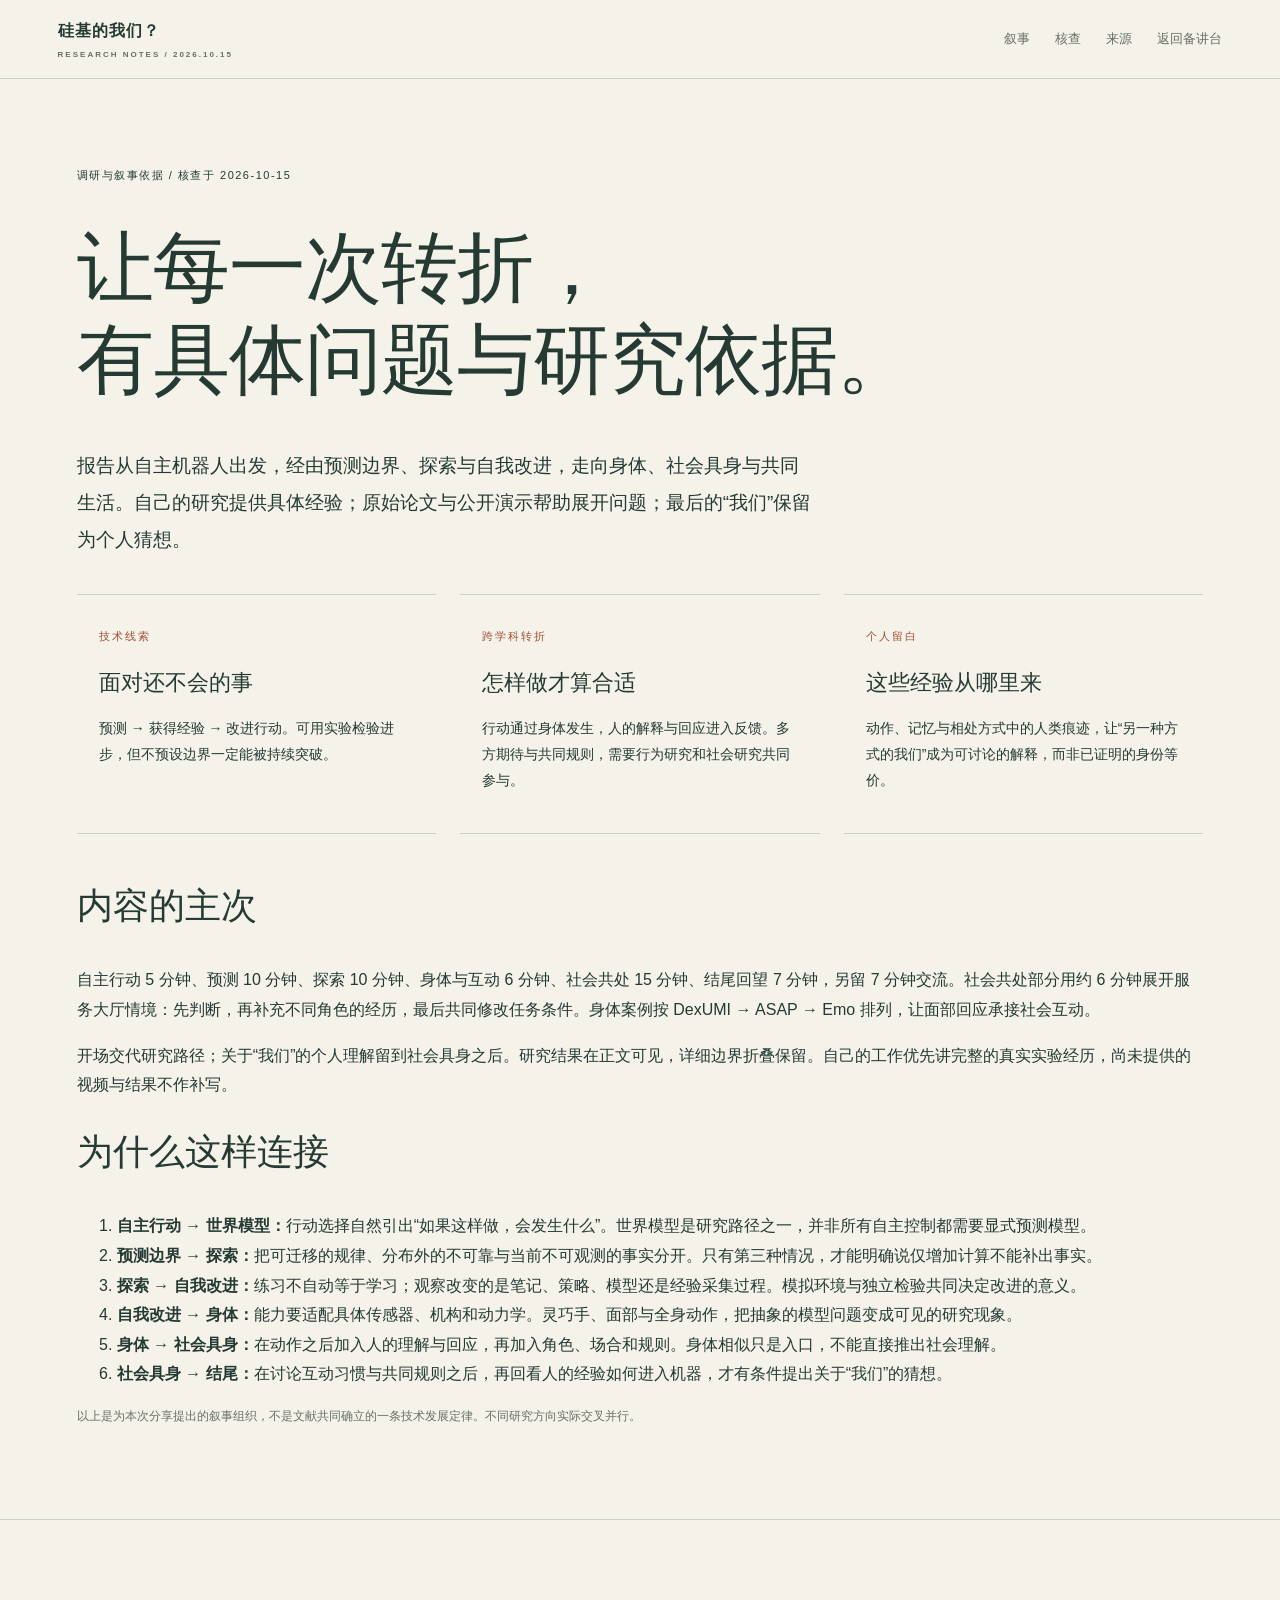
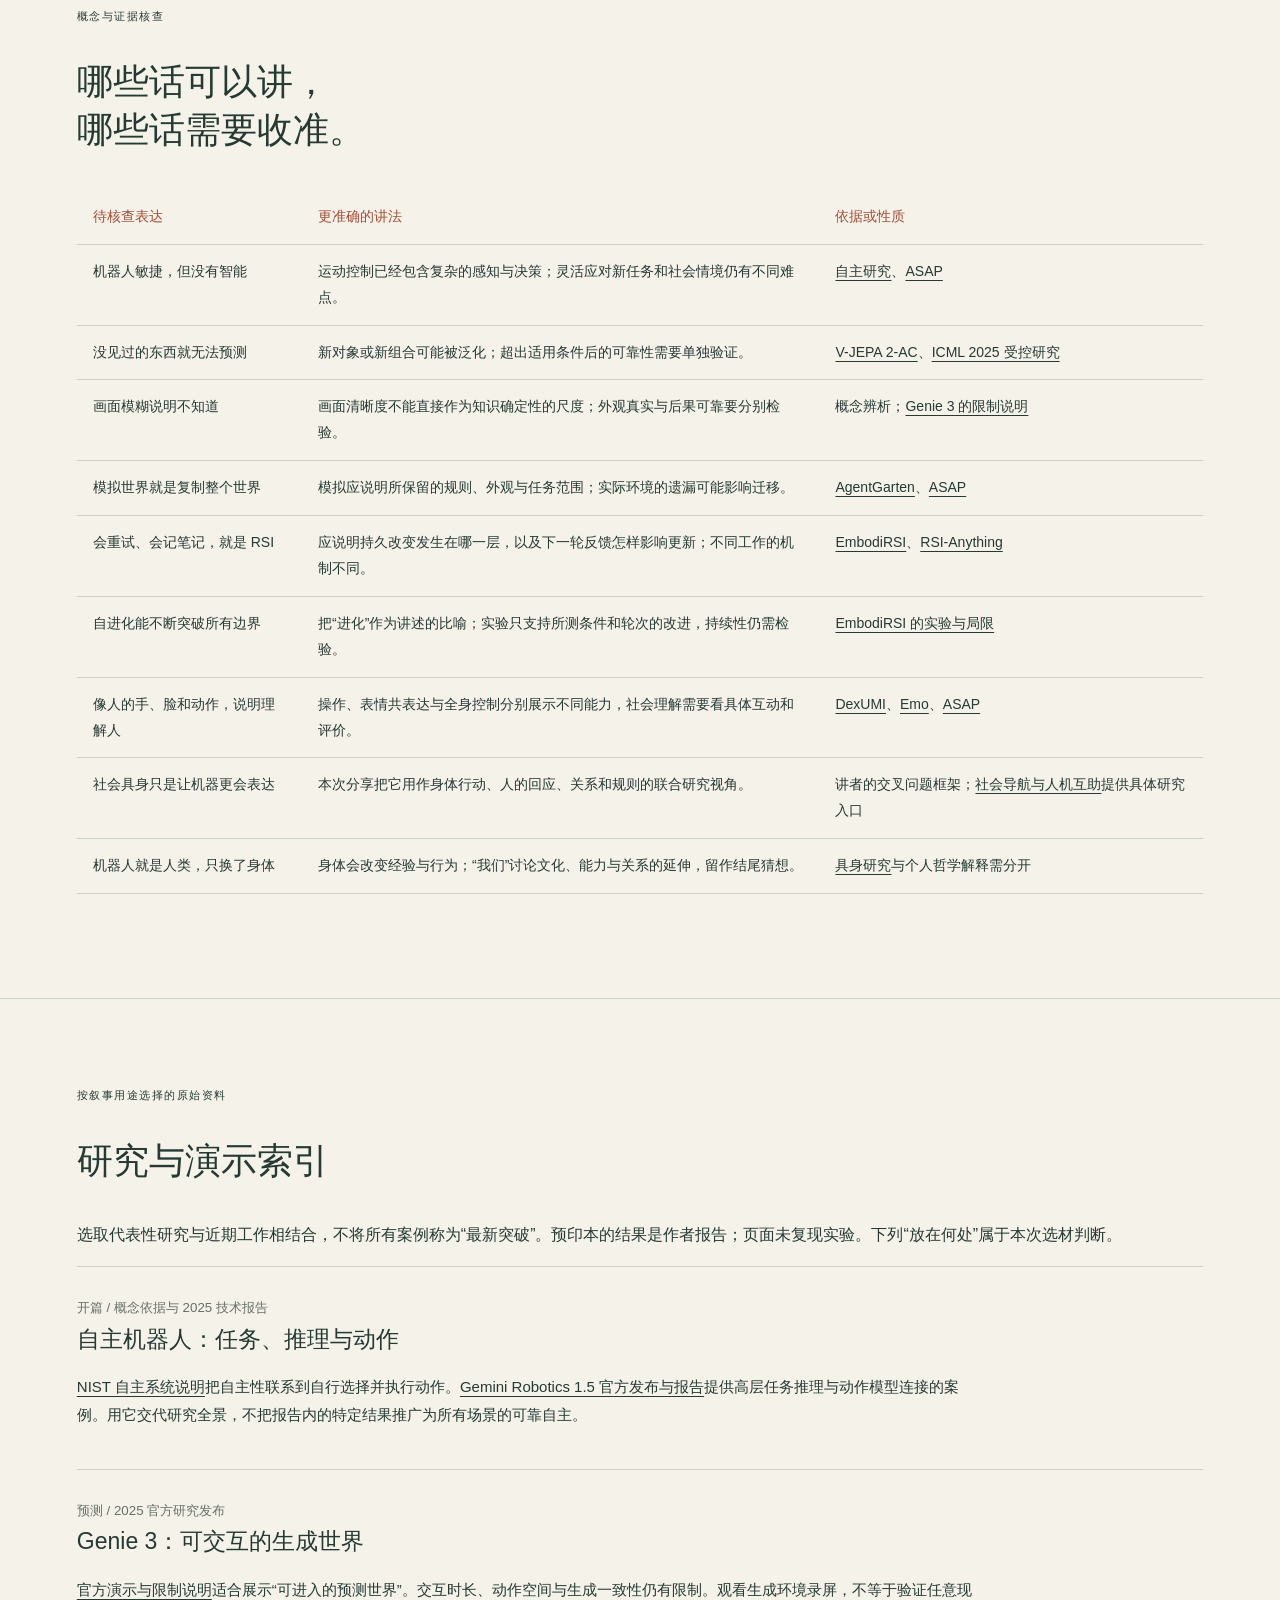
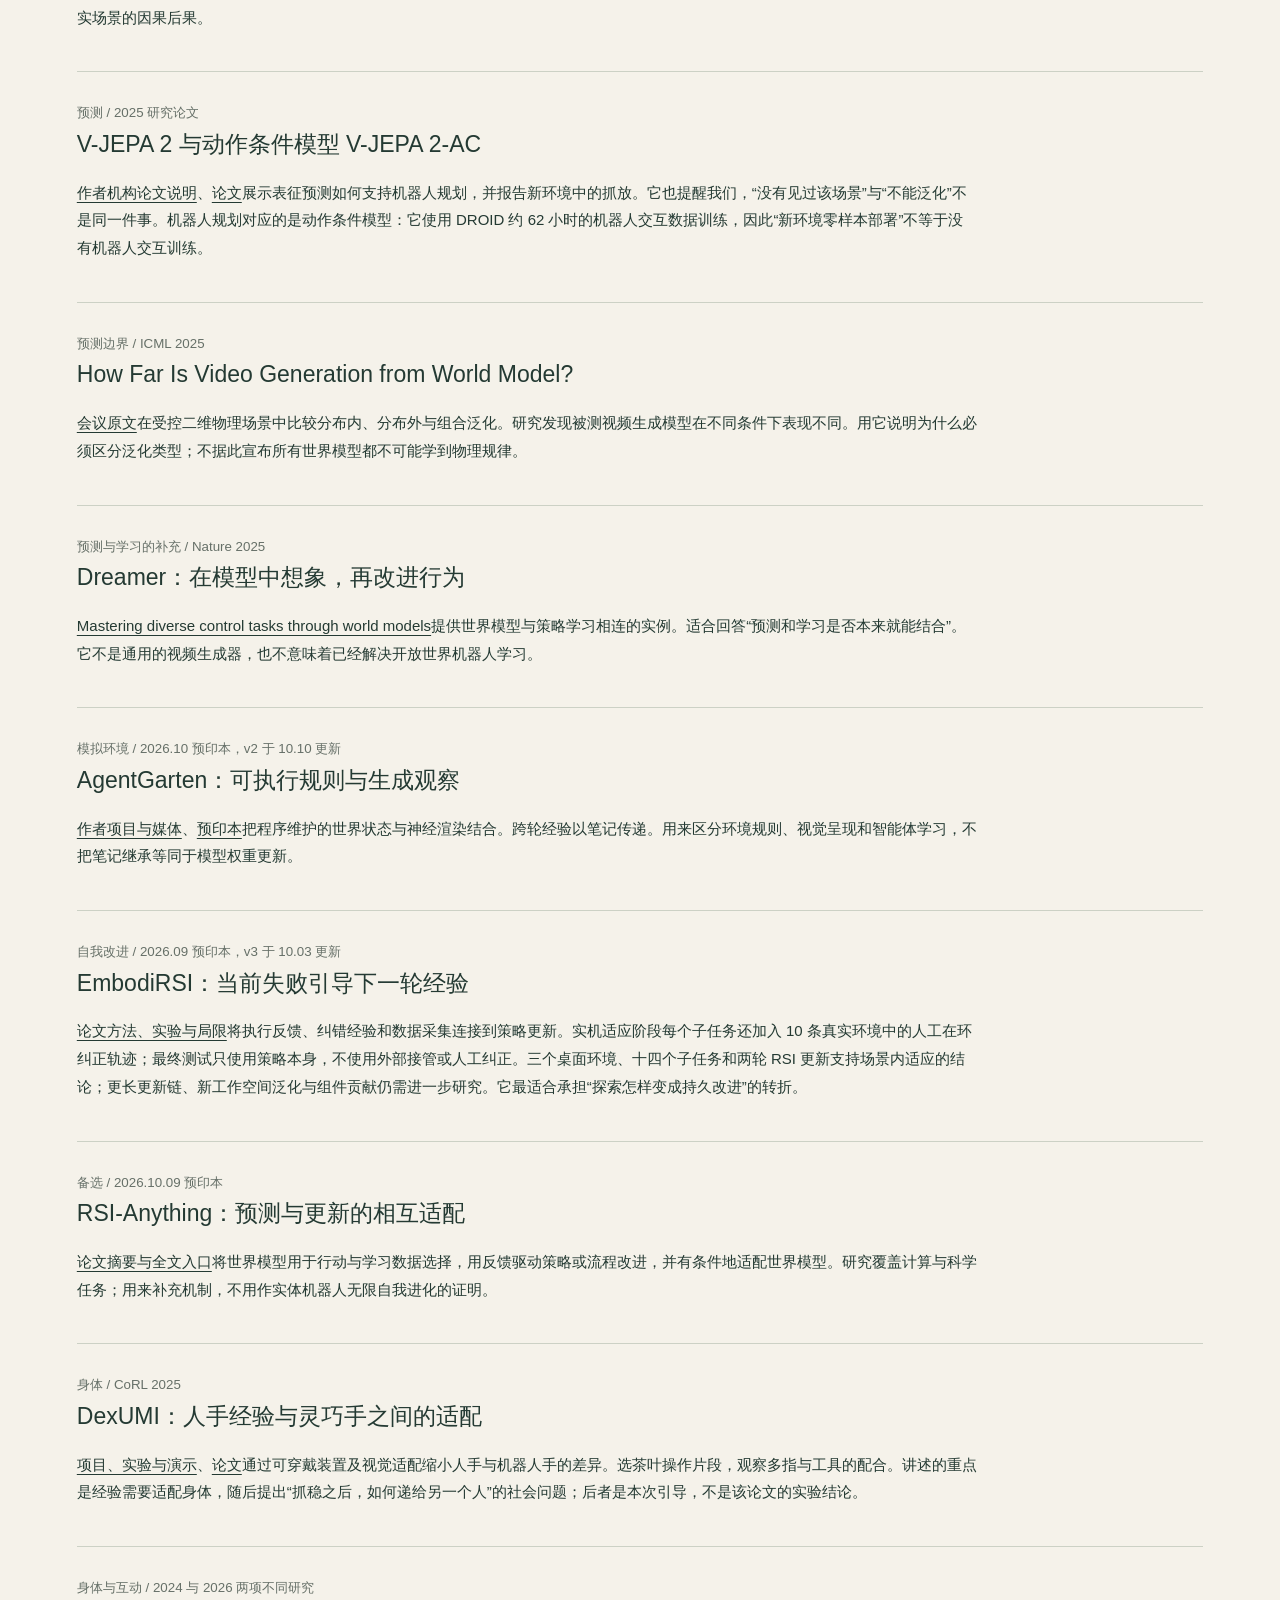
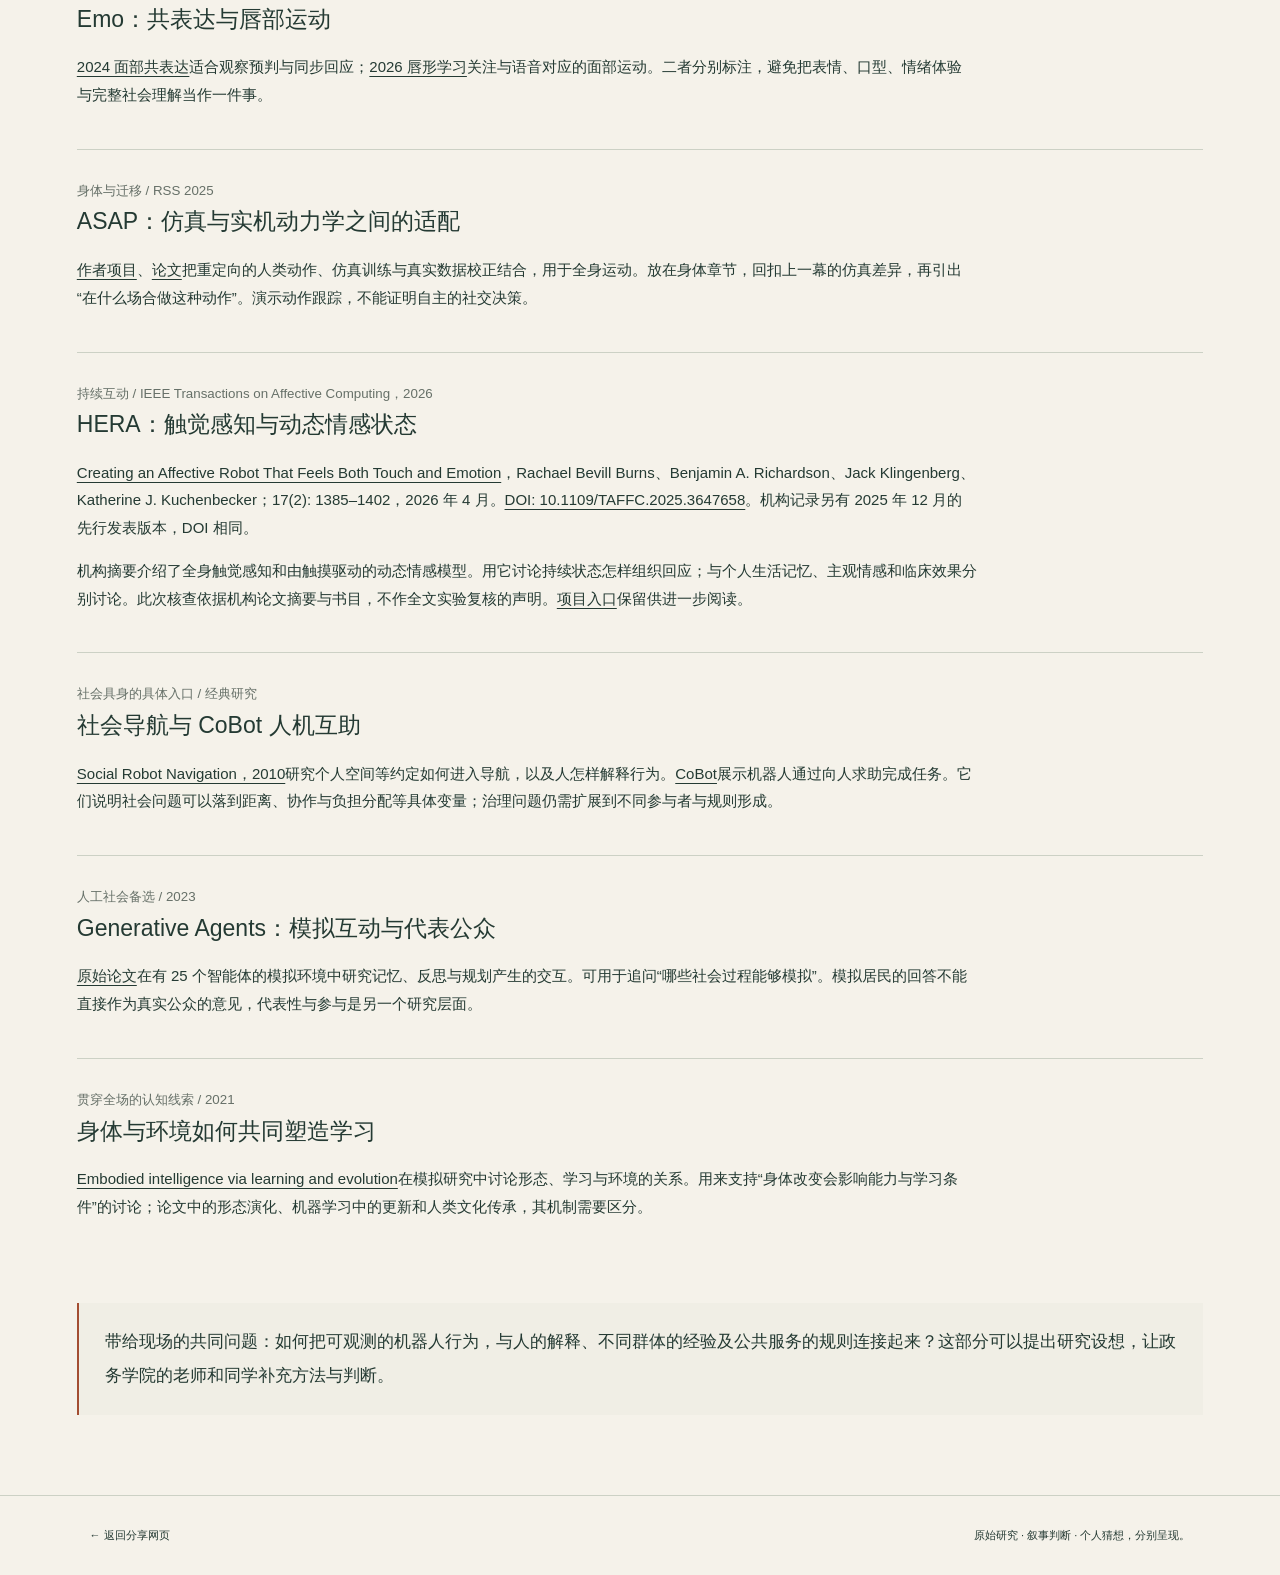
<file: archive/2026-10-16/research.html>
<!doctype html>
<html lang="zh-CN">
<head><meta charset="UTF-8"><meta name="viewport" content="width=device-width,initial-scale=1"><meta name="description" content="硅基的我们分享的调研与叙事依据：自主机器人、预测边界、自我改进、身体与社会具身。"><title>调研与叙事依据 · 硅基的我们？</title><link rel="stylesheet" href="style.css"><link rel="stylesheet" href="narrative.css"><link rel="stylesheet" href="edition.css"></head>
<body><a class="skip-link" href="#reasoning">跳到调研正文</a><header><a class="brand" href="index.html">硅基的我们？<span>RESEARCH NOTES / 2026.10.15</span></a><nav aria-label="调研页导航"><a href="#reasoning">叙事</a><a href="#claims">核查</a><a href="#sources">来源</a><a href="index.html#studio">返回备讲台</a></nav></header>
<main class="research-document">
<section id="reasoning"><span class="eyebrow">调研与叙事依据 / 核查于 2026-10-15</span><h1>让每一次转折，<br>有具体问题与研究依据。</h1><p class="lead narrow">报告从自主机器人出发，经由预测边界、探索与自我改进，走向身体、社会具身与共同生活。自己的研究提供具体经验；原始论文与公开演示帮助展开问题；最后的“我们”保留为个人猜想。</p>
<div class="social-path"><article><small>技术线索</small><h3>面对还不会的事</h3><p>预测 → 获得经验 → 改进行动。可用实验检验进步，但不预设边界一定能被持续突破。</p></article><article><small>跨学科转折</small><h3>怎样做才算合适</h3><p>行动通过身体发生，人的解释与回应进入反馈。多方期待与共同规则，需要行为研究和社会研究共同参与。</p></article><article><small>个人留白</small><h3>这些经验从哪里来</h3><p>动作、记忆与相处方式中的人类痕迹，让“另一种方式的我们”成为可讨论的解释，而非已证明的身份等价。</p></article></div>
<h2>内容的主次</h2><p>自主行动 5 分钟、预测 10 分钟、探索 10 分钟、身体与互动 6 分钟、社会共处 15 分钟、结尾回望 7 分钟，另留 7 分钟交流。社会共处部分用约 6 分钟展开服务大厅情境：先判断，再补充不同角色的经历，最后共同修改任务条件。身体案例按 DexUMI → ASAP → Emo 排列，让面部回应承接社会互动。</p><p>开场交代研究路径；关于“我们”的个人理解留到社会具身之后。研究结果在正文可见，详细边界折叠保留。自己的工作优先讲完整的真实实验经历，尚未提供的视频与结果不作补写。</p><h2>为什么这样连接</h2><ol><li><b>自主行动 → 世界模型：</b>行动选择自然引出“如果这样做，会发生什么”。世界模型是研究路径之一，并非所有自主控制都需要显式预测模型。</li><li><b>预测边界 → 探索：</b>把可迁移的规律、分布外的不可靠与当前不可观测的事实分开。只有第三种情况，才能明确说仅增加计算不能补出事实。</li><li><b>探索 → 自我改进：</b>练习不自动等于学习；观察改变的是笔记、策略、模型还是经验采集过程。模拟环境与独立检验共同决定改进的意义。</li><li><b>自我改进 → 身体：</b>能力要适配具体传感器、机构和动力学。灵巧手、面部与全身动作，把抽象的模型问题变成可见的研究现象。</li><li><b>身体 → 社会具身：</b>在动作之后加入人的理解与回应，再加入角色、场合和规则。身体相似只是入口，不能直接推出社会理解。</li><li><b>社会具身 → 结尾：</b>在讨论互动习惯与共同规则之后，再回看人的经验如何进入机器，才有条件提出关于“我们”的猜想。</li></ol><p class="caption">以上是为本次分享提出的叙事组织，不是文献共同确立的一条技术发展定律。不同研究方向实际交叉并行。</p></section>
<section id="claims"><span class="eyebrow">概念与证据核查</span><h2>哪些话可以讲，<br>哪些话需要收准。</h2><div class="research-table-wrap"><table class="research-table"><thead><tr><th>待核查表达</th><th>更准确的讲法</th><th>依据或性质</th></tr></thead><tbody>
<tr><td>机器人敏捷，但没有智能</td><td>运动控制已经包含复杂的感知与决策；灵活应对新任务和社会情境仍有不同难点。</td><td><a href="#source-autonomy">自主研究</a>、<a href="#source-asap">ASAP</a></td></tr>
<tr><td>没见过的东西就无法预测</td><td>新对象或新组合可能被泛化；超出适用条件后的可靠性需要单独验证。</td><td><a href="#source-vjepa">V-JEPA 2-AC</a>、<a href="#source-kang">ICML 2025 受控研究</a></td></tr>
<tr><td>画面模糊说明不知道</td><td>画面清晰度不能直接作为知识确定性的尺度；外观真实与后果可靠要分别检验。</td><td>概念辨析；<a href="#source-genie">Genie 3 的限制说明</a></td></tr>
<tr><td>模拟世界就是复制整个世界</td><td>模拟应说明所保留的规则、外观与任务范围；实际环境的遗漏可能影响迁移。</td><td><a href="#source-agentgarten">AgentGarten</a>、<a href="#source-asap">ASAP</a></td></tr>
<tr><td>会重试、会记笔记，就是 RSI</td><td>应说明持久改变发生在哪一层，以及下一轮反馈怎样影响更新；不同工作的机制不同。</td><td><a href="#source-embodirsi">EmbodiRSI</a>、<a href="#source-rsi">RSI-Anything</a></td></tr>
<tr><td>自进化能不断突破所有边界</td><td>把“进化”作为讲述的比喻；实验只支持所测条件和轮次的改进，持续性仍需检验。</td><td><a href="#source-embodirsi">EmbodiRSI 的实验与局限</a></td></tr>
<tr><td>像人的手、脸和动作，说明理解人</td><td>操作、表情共表达与全身控制分别展示不同能力，社会理解需要看具体互动和评价。</td><td><a href="#source-dexumi">DexUMI</a>、<a href="#source-emo">Emo</a>、<a href="#source-asap">ASAP</a></td></tr>
<tr><td>社会具身只是让机器更会表达</td><td>本次分享把它用作身体行动、人的回应、关系和规则的联合研究视角。</td><td>讲者的交叉问题框架；<a href="#source-social">社会导航与人机互助</a>提供具体研究入口</td></tr>
<tr><td>机器人就是人类，只换了身体</td><td>身体会改变经验与行为；“我们”讨论文化、能力与关系的延伸，留作结尾猜想。</td><td><a href="#source-embodied">具身研究</a>与个人哲学解释需分开</td></tr>
</tbody></table></div></section>
<section id="sources"><span class="eyebrow">按叙事用途选择的原始资料</span><h2>研究与演示索引</h2><p>选取代表性研究与近期工作相结合，不将所有案例称为“最新突破”。预印本的结果是作者报告；页面未复现实验。下列“放在何处”属于本次选材判断。</p>
<article id="source-autonomy" class="source-entry"><small>开篇 / 概念依据与 2025 技术报告</small><h3>自主机器人：任务、推理与动作</h3><p><a href="https://www.nist.gov/autonomous-systems" target="_blank" rel="noopener noreferrer">NIST 自主系统说明</a>把自主性联系到自行选择并执行动作。<a href="https://deepmind.google/blog/gemini-robotics-15-brings-ai-agents-into-the-physical-world/" target="_blank" rel="noopener noreferrer">Gemini Robotics 1.5 官方发布与报告</a>提供高层任务推理与动作模型连接的案例。用它交代研究全景，不把报告内的特定结果推广为所有场景的可靠自主。</p></article>
<article id="source-genie" class="source-entry"><small>预测 / 2025 官方研究发布</small><h3>Genie 3：可交互的生成世界</h3><p><a href="https://deepmind.google/blog/genie-3-a-new-frontier-for-world-models/" target="_blank" rel="noopener noreferrer">官方演示与限制说明</a>适合展示“可进入的预测世界”。交互时长、动作空间与生成一致性仍有限制。观看生成环境录屏，不等于验证任意现实场景的因果后果。</p></article>
<article id="source-vjepa" class="source-entry"><small>预测 / 2025 研究论文</small><h3>V-JEPA 2 与动作条件模型 V-JEPA 2-AC</h3><p><a href="https://ai.meta.com/research/publications/v-jepa-2-self-supervised-video-models-enable-understanding-prediction-and-planning/" target="_blank" rel="noopener noreferrer">作者机构论文说明</a>、<a href="https://arxiv.org/abs/2506.09985" target="_blank" rel="noopener noreferrer">论文</a>展示表征预测如何支持机器人规划，并报告新环境中的抓放。它也提醒我们，“没有见过该场景”与“不能泛化”不是同一件事。机器人规划对应的是动作条件模型：它使用 DROID 约 62 小时的机器人交互数据训练，因此“新环境零样本部署”不等于没有机器人交互训练。</p></article>
<article id="source-kang" class="source-entry"><small>预测边界 / ICML 2025</small><h3>How Far Is Video Generation from World Model?</h3><p><a href="https://proceedings.mlr.press/v267/kang25g.html" target="_blank" rel="noopener noreferrer">会议原文</a>在受控二维物理场景中比较分布内、分布外与组合泛化。研究发现被测视频生成模型在不同条件下表现不同。用它说明为什么必须区分泛化类型；不据此宣布所有世界模型都不可能学到物理规律。</p></article>
<article id="source-dreamer" class="source-entry"><small>预测与学习的补充 / Nature 2025</small><h3>Dreamer：在模型中想象，再改进行为</h3><p><a href="https://www.nature.com/articles/s41586-025-08744-2" target="_blank" rel="noopener noreferrer">Mastering diverse control tasks through world models</a>提供世界模型与策略学习相连的实例。适合回答“预测和学习是否本来就能结合”。它不是通用的视频生成器，也不意味着已经解决开放世界机器人学习。</p></article>
<article id="source-agentgarten" class="source-entry"><small>模拟环境 / 2026.10 预印本，v2 于 10.10 更新</small><h3>AgentGarten：可执行规则与生成观察</h3><p><a href="https://mirros-lab.github.io/agent-garten/" target="_blank" rel="noopener noreferrer">作者项目与媒体</a>、<a href="https://arxiv.org/abs/2610.12374v2" target="_blank" rel="noopener noreferrer">预印本</a>把程序维护的世界状态与神经渲染结合。跨轮经验以笔记传递。用来区分环境规则、视觉呈现和智能体学习，不把笔记继承等同于模型权重更新。</p></article>
<article id="source-embodirsi" class="source-entry"><small>自我改进 / 2026.09 预印本，v3 于 10.03 更新</small><h3>EmbodiRSI：当前失败引导下一轮经验</h3><p><a href="https://arxiv.org/html/2609.38905v3" target="_blank" rel="noopener noreferrer">论文方法、实验与局限</a>将执行反馈、纠错经验和数据采集连接到策略更新。实机适应阶段每个子任务还加入 10 条真实环境中的人工在环纠正轨迹；最终测试只使用策略本身，不使用外部接管或人工纠正。三个桌面环境、十四个子任务和两轮 RSI 更新支持场景内适应的结论；更长更新链、新工作空间泛化与组件贡献仍需进一步研究。它最适合承担“探索怎样变成持久改进”的转折。</p></article>
<article id="source-rsi" class="source-entry"><small>备选 / 2026.10.09 预印本</small><h3>RSI-Anything：预测与更新的相互适配</h3><p><a href="https://arxiv.org/abs/2610.13912" target="_blank" rel="noopener noreferrer">论文摘要与全文入口</a>将世界模型用于行动与学习数据选择，用反馈驱动策略或流程改进，并有条件地适配世界模型。研究覆盖计算与科学任务；用来补充机制，不用作实体机器人无限自我进化的证明。</p></article>
<article id="source-dexumi" class="source-entry"><small>身体 / CoRL 2025</small><h3>DexUMI：人手经验与灵巧手之间的适配</h3><p><a href="https://dex-umi.github.io/" target="_blank" rel="noopener noreferrer">项目、实验与演示</a>、<a href="https://arxiv.org/abs/2505.21864" target="_blank" rel="noopener noreferrer">论文</a>通过可穿戴装置及视觉适配缩小人手与机器人手的差异。选茶叶操作片段，观察多指与工具的配合。讲述的重点是经验需要适配身体，随后提出“抓稳之后，如何递给另一个人”的社会问题；后者是本次引导，不是该论文的实验结论。</p></article>
<article id="source-emo" class="source-entry"><small>身体与互动 / 2024 与 2026 两项不同研究</small><h3>Emo：共表达与唇部运动</h3><p><a href="https://www.engineering.columbia.edu/about/news/robot-can-you-say-cheese" target="_blank" rel="noopener noreferrer">2024 面部共表达</a>适合观察预判与同步回应；<a href="https://www.engineering.columbia.edu/about/news/robot-learns-lip-sync" target="_blank" rel="noopener noreferrer">2026 唇形学习</a>关注与语音对应的面部运动。二者分别标注，避免把表情、口型、情绪体验与完整社会理解当作一件事。</p></article>
<article id="source-asap" class="source-entry"><small>身体与迁移 / RSS 2025</small><h3>ASAP：仿真与实机动力学之间的适配</h3><p><a href="https://agile.human2humanoid.com/" target="_blank" rel="noopener noreferrer">作者项目</a>、<a href="https://agile.human2humanoid.com/static/asap.pdf" target="_blank" rel="noopener noreferrer">论文</a>把重定向的人类动作、仿真训练与真实数据校正结合，用于全身运动。放在身体章节，回扣上一幕的仿真差异，再引出“在什么场合做这种动作”。演示动作跟踪，不能证明自主的社交决策。</p></article>
<article id="source-hera" class="source-entry"><small>持续互动 / IEEE Transactions on Affective Computing，2026</small><h3>HERA：触觉感知与动态情感状态</h3><p><a href="https://is.mpg.de/publications/burns26-tac-emotion" target="_blank" rel="noopener noreferrer">Creating an Affective Robot That Feels Both Touch and Emotion</a>，Rachael Bevill Burns、Benjamin A. Richardson、Jack Klingenberg、Katherine J. Kuchenbecker；17(2): 1385–1402，2026 年 4 月。<a href="https://doi.org/10.1109/TAFFC.2025.3647658" target="_blank" rel="noopener noreferrer">DOI: 10.1109/TAFFC.2025.3647658</a>。机构记录另有 2025 年 12 月的先行发表版本，DOI 相同。</p><p>机构摘要介绍了全身触觉感知和由触摸驱动的动态情感模型。用它讨论持续状态怎样组织回应；与个人生活记忆、主观情感和临床效果分别讨论。此次核查依据机构论文摘要与书目，不作全文实验复核的声明。<a href="https://is.mpg.de/hi/projects/haptic-empathetic-robot-animal-hera" target="_blank" rel="noopener noreferrer">项目入口</a>保留供进一步阅读。</p></article>
<article id="source-social" class="source-entry"><small>社会具身的具体入口 / 经典研究</small><h3>社会导航与 CoBot 人机互助</h3><p><a href="https://publications.ri.cmu.edu/social-robot-navigation" target="_blank" rel="noopener noreferrer">Social Robot Navigation，2010</a>研究个人空间等约定如何进入导航，以及人怎样解释行为。<a href="https://www.cs.cmu.edu/~coral/projects/cobot/humanrobot.html" target="_blank" rel="noopener noreferrer">CoBot</a>展示机器人通过向人求助完成任务。它们说明社会问题可以落到距离、协作与负担分配等具体变量；治理问题仍需扩展到不同参与者与规则形成。</p></article>
<article id="source-agents" class="source-entry"><small>人工社会备选 / 2023</small><h3>Generative Agents：模拟互动与代表公众</h3><p><a href="https://arxiv.org/abs/2304.03442" target="_blank" rel="noopener noreferrer">原始论文</a>在有 25 个智能体的模拟环境中研究记忆、反思与规划产生的交互。可用于追问“哪些社会过程能够模拟”。模拟居民的回答不能直接作为真实公众的意见，代表性与参与是另一个研究层面。</p></article>
<article id="source-embodied" class="source-entry"><small>贯穿全场的认知线索 / 2021</small><h3>身体与环境如何共同塑造学习</h3><p><a href="https://www.nature.com/articles/s41467-021-25874-z" target="_blank" rel="noopener noreferrer">Embodied intelligence via learning and evolution</a>在模拟研究中讨论形态、学习与环境的关系。用来支持“身体改变会影响能力与学习条件”的讨论；论文中的形态演化、机器学习中的更新和人类文化传承，其机制需要区分。</p></article>
<p class="bridge">带给现场的共同问题：如何把可观测的机器人行为，与人的解释、不同群体的经验及公共服务的规则连接起来？这部分可以提出研究设想，让政务学院的老师和同学补充方法与判断。</p>
</section></main><footer><a href="index.html">← 返回分享网页</a><span>原始研究 · 叙事判断 · 个人猜想，分别呈现。</span></footer></body></html>
</file>
<file: site.css>
/* 硅基的我们？ v3 · 2026-11-03
   Palette: cool paper, graphite ink, one silicon-wafer violet.
   Display: Zhuque Fangsong (OFL, subset in fonts/). Body: system sans. */
@font-face{font-family:"Zhuque Fangsong Subset";src:url("fonts/zhuque-fangsong-subset.woff2") format("woff2");font-weight:400;font-style:normal;font-display:swap}
:root{color-scheme:light;--paper:#EEF0F0;--panel:#E2E6E7;--ink:#23262B;--muted:#5E646C;--line:#C5CBCF;--si:#4A3F9F;--si-soft:#DCD9F0;
  --serif:"Zhuque Fangsong Subset","FangSong","STFangsong","Noto Serif CJK SC","Songti SC",serif;
  --sans:"PingFang SC","Microsoft YaHei","Noto Sans CJK SC","Source Han Sans SC",system-ui,sans-serif;
  --rail:10.5rem;--measure:36em;--pad:clamp(1.25rem,6vw,6rem)}
*{box-sizing:border-box}
html{scroll-behavior:smooth;scroll-padding-top:4.5rem;-webkit-text-size-adjust:100%}
body{margin:0;background:var(--paper);color:var(--ink);font:17px/1.85 var(--sans);font-kerning:normal}
a{color:var(--si);text-decoration:underline;text-decoration-thickness:1px;text-underline-offset:.2em}
a:hover{text-decoration-thickness:2px}
img,video,iframe{display:block;max-width:100%}
h1,h2,h3,h4{font-family:var(--serif);font-weight:400;margin:0;text-wrap:balance}
p{margin:0 0 1em}
button,textarea{font:inherit;color:inherit}
:focus-visible{outline:3px solid var(--si);outline-offset:3px}
.visually-hidden{position:absolute!important;width:1px;height:1px;overflow:hidden;clip:rect(0 0 0 0);white-space:nowrap}
.skip-link{position:absolute;left:1rem;top:-3rem;background:var(--ink);color:var(--paper);padding:.5rem 1rem;z-index:30}
.skip-link:focus{top:.75rem}

/* Masthead and reading progress */
.masthead{position:sticky;top:0;z-index:20;display:flex;align-items:center;gap:2rem;padding:.8rem var(--pad);background:rgba(238,240,240,.94);border-bottom:1px solid var(--line);backdrop-filter:blur(6px)}
.brand{font-family:var(--serif);font-size:1.3rem;color:var(--ink);text-decoration:none;white-space:nowrap}
.masthead nav{display:flex;gap:1.4rem;font-size:.9rem;margin-left:auto;overflow-x:auto;scrollbar-width:none}
.masthead nav a{color:var(--muted);text-decoration:none;white-space:nowrap;padding:.2rem 0;border-bottom:2px solid transparent}
.masthead nav a:hover{color:var(--ink)}
.masthead nav a[aria-current]{color:var(--si);border-bottom-color:var(--si)}
.progress{position:fixed;top:0;left:0;right:0;height:3px;z-index:25;pointer-events:none}
.progress span{display:block;height:100%;background:var(--si);transform:scaleX(0);transform-origin:left}

/* Buttons: pill shape is reserved for actions */
.button,button{display:inline-flex;align-items:center;gap:.4rem;border:1.5px solid var(--ink);background:transparent;color:var(--ink);padding:.45rem 1.15rem;border-radius:999px;font-size:.95rem;line-height:1.5;text-decoration:none;cursor:pointer}
.button:hover,button:hover{background:var(--panel)}
.button.primary{background:var(--ink);color:var(--paper)}
.button.primary:hover{background:var(--si);border-color:var(--si)}
button[aria-pressed="true"]{background:var(--ink);color:var(--paper)}
button:disabled{opacity:.35;cursor:default}

/* Cover: carbon over silicon, the one loud element */
.cover{display:grid;grid-template-columns:auto minmax(0,1fr);gap:clamp(2rem,6vw,6rem);align-items:center;min-height:calc(100vh - 3.6rem);padding:4rem var(--pad)}
.elements{display:grid;justify-items:start;align-content:center}
.element{width:clamp(7.5rem,11vw,10rem);aspect-ratio:1/1.12;border:2px solid var(--ink);padding:.6rem .8rem .7rem;display:grid;grid-template-rows:auto 1fr auto auto;font-family:var(--serif);line-height:1.2}
.element+.element{margin-top:-2px}
.element .z{font-size:1rem}
.element .sym{font-size:clamp(3rem,5vw,4.4rem);line-height:1;align-self:center}
.element .cn{font-size:1.1rem}
.element .mass{font-family:var(--sans);font-size:.75rem;color:var(--muted)}
.element.silicon{background:var(--si);border-color:var(--si);color:#fff}
.element.silicon .mass{color:#D9D5F3}
.group-note{max-width:10rem;margin-top:1rem;font-size:.8rem;line-height:1.6;color:var(--muted)}
.cover h1{font-size:clamp(4.5rem,11.5vw,9.5rem);line-height:1.04;letter-spacing:.02em}
.subtitle{font-family:var(--serif);font-size:clamp(1.4rem,2.4vw,2rem);margin:1.4rem 0 1.6rem}
.abstract{max-width:32em;color:var(--muted)}
.format{font-size:.9rem;color:var(--muted);border-top:1px solid var(--line);padding-top:.8rem;max-width:32em}
.actions{display:flex;flex-wrap:wrap;gap:.8rem;margin-top:1.6rem}

/* Route */
.route{padding:0 var(--pad) 4rem}
.route ol{list-style:none;margin:0;padding:0;display:grid;grid-template-columns:repeat(7,minmax(0,1fr));gap:1.1rem}
.route a{display:block;border-top:2px solid var(--ink);padding-top:.7rem;color:var(--ink);text-decoration:none;line-height:1.55}
.route a:hover b{color:var(--si)}
.route .t{display:block;font-size:.8rem;color:var(--muted)}
.route b{display:block;font-family:var(--serif);font-weight:400;font-size:1.2rem;margin:.2rem 0}
.route span:last-child{font-size:.88rem;color:var(--muted)}
.route li.talk a{border-top-style:dashed}
.legend{margin:1.6rem 0 0;font-size:.88rem;color:var(--muted);max-width:none}
.legend i{display:inline-block;width:3px;height:1.1em;background:var(--si);vertical-align:-.2em;margin:0 .4rem 0 0}
.legend i.dash{width:1.6em;height:.9em;background:none;border:1.5px dashed var(--si);margin-left:1.2rem}

/* Talk segments */
.part{display:grid;grid-template-columns:var(--rail) minmax(0,1fr);gap:0 clamp(1.5rem,4vw,3.5rem);padding:5.5rem var(--pad);border-top:1px solid var(--line)}
.rail{position:sticky;top:5.5rem;align-self:start;display:grid;gap:.3rem}
.rail .numeral{font-family:var(--serif);font-size:3.4rem;line-height:1}
.rail .time{font-size:.85rem;color:var(--muted)}
.content{min-width:0;max-width:64rem}
.part h2{font-size:clamp(2.2rem,4.4vw,3.6rem);line-height:1.25;margin-bottom:1.6rem}
.lead{font-family:var(--serif);font-size:clamp(1.2rem,1.8vw,1.4rem);line-height:1.85;max-width:30em}
.content>p,.prose p,.prose li{max-width:var(--measure)}
h3{font-size:clamp(1.4rem,2.2vw,1.75rem);line-height:1.4;margin-bottom:1rem}
h4{font-size:1.25rem;margin:2.5rem 0 1rem}
.kicker{display:block;font-family:var(--sans);font-size:.85rem;color:var(--muted);margin-bottom:.4rem}
.speaker{color:var(--muted);font-size:.95rem}

/* Undertone: the philosophical thread, always marked with the violet rule */
.undertone{border-left:3px solid var(--si);padding:.2rem 0 .2rem 1.3rem;margin:2.8rem 0 0;max-width:34em}
.undertone p{font-family:var(--serif);font-size:1.2rem;line-height:1.8;margin:0}
.undertone .kicker{color:var(--si)}

/* Lineage figure: the recurring image of the undertone */
.lineage{margin:3rem 0 0;max-width:56rem}
.lineage ol{list-style:none;margin:0;padding:0;display:grid;gap:1.1rem}
.lineage li{display:grid;grid-template-columns:5.5rem minmax(0,1fr);gap:.2rem 1.2rem;align-items:center}
.lineage .name{font-family:var(--serif);font-size:1.5rem;grid-row:span 2}
.lineage .bar{height:1.1rem;background:var(--ink);width:var(--w)}
.lineage li.si .bar{background:var(--si)}
.lineage .what{font-size:.92rem;color:var(--muted);line-height:1.6}
.lineage .what b{color:var(--ink);font-weight:600}
.lineage figcaption{margin-top:1.2rem;font-size:.82rem;color:var(--muted)}
.lineage.reprise li:not(.si){opacity:.4}

/* Media */
.media-pair{display:grid;grid-template-columns:repeat(2,minmax(0,1fr));gap:1.5rem;margin:2rem 0}
.demo{display:grid;grid-template-columns:minmax(0,1.15fr) minmax(0,1fr);gap:1.6rem 2.4rem;align-items:start;margin:3rem 0 0}
.demo.flip{grid-template-columns:minmax(0,1fr) minmax(0,1.15fr)}
.demo.flip figure{order:2}
.demo.text-only{grid-template-columns:minmax(0,1fr)}
figure{margin:0}
.frame{display:block;background:var(--ink);aspect-ratio:16/9;overflow:hidden;position:relative}
.frame video,.frame img,.frame iframe{width:100%;height:100%;object-fit:cover;border:0}
.frame.contain video,.frame.contain img{object-fit:contain}
figcaption{font-size:.82rem;line-height:1.6;color:var(--muted);margin-top:.55rem}
.yt{position:relative;width:100%;height:100%}
.yt button{position:absolute;left:1rem;bottom:1rem;background:var(--paper);border-color:var(--paper)}
.yt button:hover{background:#fff}
.media-status:empty{display:none}
.media-status{font-size:.82rem;color:var(--si);margin:.3rem 0 0}
.image-fallback{display:grid;place-items:center;position:absolute;inset:0;padding:1rem;text-align:center;color:#C9CDD3;font-size:.85rem}
.media-unavailable{opacity:0}
.placeholder{aspect-ratio:16/9;border:2px dashed var(--line);display:grid;place-content:center;text-align:center;padding:1.5rem;color:var(--muted);font-size:.92rem;line-height:1.7}
.placeholder b{display:block;font-family:var(--serif);font-weight:400;font-size:1.3rem;color:var(--ink)}

/* Facts and sources */
.facts{display:grid;grid-template-columns:max-content minmax(0,1fr);gap:.45rem 1.4rem;margin:1.2rem 0 1.4rem;max-width:var(--measure)}
.facts dt{font-family:var(--serif);font-size:1.15rem;line-height:1.5}
.facts dd{margin:0;color:var(--muted);font-size:.95rem;line-height:1.6;align-self:center}
.source{font-size:.82rem;color:var(--muted);max-width:var(--measure)}

/* Speaker notes: collapsed so the talk keeps moving */
details.note{margin:1.2rem 0 0;max-width:var(--measure);border-top:1px solid var(--line)}
details.note summary{cursor:pointer;font-size:.88rem;color:var(--muted);padding:.55rem 0;list-style:none}
details.note summary::-webkit-details-marker{display:none}
details.note summary::before{content:"+";display:inline-block;width:1.1em;color:var(--si);font-weight:600}
details.note[open] summary::before{content:"−"}
details.note>div{font-size:.93rem;line-height:1.75;padding:0 0 1rem 1.1em}
details.note>div p:last-child{margin:0}

/* Segment one: four things people teach */
.teach{list-style:none;margin:2.4rem 0 0;padding:0;display:grid;grid-template-columns:repeat(4,minmax(0,1fr));gap:0;border-top:2px solid var(--ink);border-bottom:1px solid var(--line)}
.teach li{padding:1rem 1.2rem 1.1rem 0;border-right:1px solid var(--line);margin-right:1.2rem}
.teach li:last-child{border-right:0;margin-right:0}
.teach b{display:block;font-family:var(--serif);font-weight:400;font-size:1.45rem}
.teach span{font-size:.9rem;color:var(--muted);line-height:1.6;display:block}
.teach li.self b{color:var(--si)}

/* Segment two: hurdles */
.hurdle{margin-top:4rem;padding-top:2.2rem;border-top:2px solid var(--ink)}
.hurdle:first-of-type{margin-top:2.6rem}
.hurdle>h3{font-size:clamp(1.7rem,3vw,2.4rem);margin-bottom:1.2rem}
.analogy{margin:2.2rem 0 0;max-width:46rem}
.analogy table{width:100%;border-collapse:collapse}
.analogy th{font-family:var(--serif);font-weight:400;font-size:1.15rem;text-align:left;padding:0 0 .5rem;border-bottom:2px solid var(--ink)}
.analogy th:last-child{color:var(--si)}
.analogy td{padding:.65rem 1rem .65rem 0;border-bottom:1px solid var(--line);vertical-align:top;line-height:1.55}
.analogy td:first-child{width:38%}
.analogy td:last-child{font-family:var(--serif);font-size:1.12rem}
.analogy td small{display:block;font-family:var(--sans);font-size:.82rem;color:var(--muted)}
.analogy caption{caption-side:bottom;text-align:left;font-size:.82rem;color:var(--muted);padding-top:.7rem}
.rules{display:grid;grid-template-columns:repeat(2,minmax(0,1fr));gap:2rem;margin:2.2rem 0 0}
.rules>div{padding-top:.8rem;border-top:1px solid var(--ink)}
.rules ul{list-style:none;margin:0;padding:0}
.rules li{padding:.45rem 0;border-bottom:1px solid var(--line);line-height:1.6}
.rules .open li{font-family:var(--serif);font-size:1.12rem}
.rules h4{margin:0 0 .5rem;font-size:1.1rem}
.rules .open h4{color:var(--si)}
.quote{margin:2.4rem 0 0;max-width:38em}
.quote blockquote{margin:0;font-family:var(--serif);font-size:1.3rem;line-height:1.75}
.quote figcaption{margin-top:.7rem}

/* Segment three: governance questions, not a sequence */
.questions{display:grid;grid-template-columns:repeat(3,minmax(0,1fr));gap:2rem;margin:2.6rem 0 0}
.questions article{border-top:2px solid var(--ink);padding-top:1rem}
.questions h3{font-size:1.45rem;margin-bottom:.8rem}
.questions p{font-size:.95rem;line-height:1.75}
.questions .ask{font-family:var(--serif);font-size:1.12rem;color:var(--ink);border-top:1px solid var(--line);padding-top:.7rem;line-height:1.7;margin:0}

/* Closing */
.closing .lead{max-width:26em}
.final{font-family:var(--serif);font-size:clamp(2rem,4.4vw,3.4rem);line-height:1.35;margin:3.4rem 0 0;max-width:15em}
.final span{display:block;color:var(--si)}

/* Discussion */
.roles{display:flex;flex-wrap:wrap;gap:.6rem;margin:1.4rem 0 1rem}
.role-result{min-height:7.5rem;max-width:var(--measure);font-family:var(--serif);font-size:1.15rem;line-height:1.8;border-left:3px solid var(--line);padding-left:1.2rem}
.scenario{background:var(--panel);padding:1.6rem 1.8rem;max-width:46rem;margin:1.6rem 0}
.scenario p{margin:0}
.prompts{margin:1.6rem 0 0;padding-left:1.2rem;max-width:var(--measure)}
.prompts li{margin:.35rem 0}

/* Studio (speaker prep), hidden in presentation mode */
.studio{background:var(--panel)}
.studio .content{max-width:72rem}
.studio-grid{display:grid;grid-template-columns:minmax(0,1fr) minmax(0,1fr);gap:3rem;margin-top:2rem}
.poster{background:var(--paper);padding:1.6rem 1.8rem;border-left:3px solid var(--si)}
.poster h3{font-size:1.35rem}
.poster p{font-size:.98rem}
.hint{font-size:.85rem;color:var(--muted);display:block;margin-top:.5rem;min-height:1.3em}
.timeline{list-style:none;margin:0;padding:0}
.timeline li{display:grid;grid-template-columns:5.2rem minmax(0,1fr);gap:1rem;padding:.65rem 0;border-bottom:1px solid var(--line);line-height:1.6}
.timeline time{font-variant-numeric:tabular-nums;color:var(--si)}
.timeline small{display:block;color:var(--muted);font-size:.86rem}
.board{list-style:none;margin:1.6rem 0 0;padding:0;display:grid;grid-template-columns:repeat(auto-fill,minmax(13.5rem,1fr));gap:1rem;counter-reset:page}
.board li{counter-increment:page;background:var(--paper);padding:.9rem 1rem 1rem;aspect-ratio:16/10;display:flex;flex-direction:column;line-height:1.55;font-size:.92rem}
.board li::before{content:counter(page);font-family:var(--serif);font-size:1.5rem;line-height:1;margin-bottom:.4rem}
.board li b{font-family:var(--serif);font-weight:400;font-size:1.08rem;color:var(--ink)}
.board li span{color:var(--muted);font-size:.84rem;margin-top:auto}
.board li.undertone-page{box-shadow:inset 3px 0 0 var(--si)}
.script{max-width:var(--measure)}
.script h4{margin-top:2rem}
.todo{padding-left:1.2rem;max-width:var(--measure)}
.todo li{margin:.3rem 0}
textarea{width:100%;min-height:12rem;resize:vertical;background:var(--paper);border:1px solid var(--line);padding:1rem;font-size:.98rem;line-height:1.75}
.notes-bar{display:flex;flex-wrap:wrap;align-items:center;gap:.7rem;margin-top:.8rem}
.notes-bar span{margin-right:auto;font-size:.85rem;color:var(--muted)}

/* Audience moments: a question put to the room */
.ask-room{margin:2.4rem 0 0;padding:1.4rem 1.6rem 1.5rem;border:2px solid var(--ink);max-width:48rem}
.ask-room .kicker{color:var(--ink);font-weight:600}
.ask-room h3{font-size:clamp(1.35rem,2.2vw,1.65rem);margin:.2rem 0 1rem}
.ask-room ol{margin:0;padding:0;list-style:none;display:grid;gap:.9rem}
.ask-room li{display:grid;grid-template-columns:minmax(0,1fr) auto;gap:.4rem 1rem;align-items:center;border-top:1px solid var(--line);padding-top:.8rem}
.ask-room li:first-child{border-top:0;padding-top:0}
.ask-room .q{font-family:var(--serif);font-size:1.15rem;line-height:1.6}
.ask-room .follow{grid-column:1 / -1;font-size:.88rem;color:var(--muted);line-height:1.6;margin:0}
.tally{display:inline-flex;align-items:center;gap:.4rem}
.tally button{padding:.2rem .7rem;font-size:.85rem}
.tally output{min-width:2.4rem;text-align:center;font-variant-numeric:tabular-nums;font-size:.95rem}
.ask-room .room-note{font-size:.82rem;color:var(--muted);margin:1rem 0 0}

/* Principle: how it works, in three short steps */
.how{list-style:none;margin:1.2rem 0 1.2rem;padding:0;counter-reset:how;max-width:var(--measure)}
.how li{counter-increment:how;display:grid;grid-template-columns:2rem minmax(0,1fr);gap:.8rem;padding:.55rem 0;border-top:1px solid var(--line);line-height:1.7}
.how li::before{content:counter(how);font-family:var(--serif);font-size:1.35rem;line-height:1.3;color:var(--si)}
.how b{font-weight:600}
.analog{font-family:var(--serif);font-size:1.1rem;line-height:1.75;border-left:3px solid var(--line);padding-left:1rem;margin:1rem 0;max-width:var(--measure)}
.numbers{display:flex;flex-wrap:wrap;gap:.6rem 2rem;margin:1rem 0;max-width:var(--measure)}
.numbers div{display:grid}
.numbers b{font-family:var(--serif);font-weight:400;font-size:1.6rem;line-height:1.2}
.numbers span{font-size:.82rem;color:var(--muted);line-height:1.5;max-width:14rem}
.limit{font-size:.92rem;color:var(--muted);max-width:var(--measure)}
.limit::before{content:"讲到这里为止：";color:var(--ink);font-weight:600}

/* Opening pair: the same face, lab and crowd */
.pair{display:grid;grid-template-columns:minmax(0,1.35fr) minmax(0,1fr);gap:1.4rem 2rem;align-items:start;margin:2rem 0 1.6rem;max-width:62rem}
.pair figcaption b{font-weight:600;color:var(--ink)}

/* Infrastructure: idea vs what already exists */
.analogy.three td:first-child{width:22%}
.analogy.three td:nth-child(2){width:24%}
.analogy.three td:last-child{font-family:var(--sans);font-size:.92rem;line-height:1.6}
.analogy.three th:last-child{color:var(--ink)}

/* Learning from people: knowledge, motion, emotion (brain/cerebellum as a side note) */
.trio{display:grid;grid-template-columns:repeat(3,minmax(0,1fr));gap:1rem 1.6rem;margin:2.2rem 0 0;max-width:62rem}
.trio .col{display:flex;flex-direction:column;border-top:2px solid var(--ink);padding:.9rem 0 0}
.trio .tag{font-family:var(--serif);font-size:1.6rem;line-height:1.2;margin-bottom:.6rem}
.trio p{margin:0 0 .55rem;line-height:1.6;font-size:.95rem}
.trio .from{display:block;font-size:.8rem;color:var(--muted)}
.trio b{font-weight:600}
.trio .q{color:var(--muted);font-size:.9rem}
.trio .eg{color:var(--si);font-size:.88rem}
.trio .map{margin-top:auto;padding:.6rem .8rem;background:var(--si);color:#fff;font-size:.88rem;line-height:1.55}
.trio figcaption{grid-column:1 / -1;margin-top:.2rem}

/* Ceiling chart and self-improvement loop */
.chart{margin:1.6rem 0;max-width:46rem}
.chart svg{width:100%;height:auto;display:block}
.chart .axis{stroke:var(--ink);stroke-width:1.5}
.chart .ceiling-line{stroke:var(--muted);stroke-width:1.5;stroke-dasharray:6 5}
.chart .line-human{fill:none;stroke:var(--ink);stroke-width:3}
.chart .line-self{fill:none;stroke:var(--si);stroke-width:3.5}
.chart .dot{fill:var(--paper);stroke:var(--si);stroke-width:2.5}
.chart text{font-family:var(--sans);font-size:13px;fill:var(--ink)}
.chart text.muted{fill:var(--muted);font-size:12px}
.chart text.si{fill:var(--si)}
.chart text.big{font-family:var(--serif);font-size:15px}
.loop{display:grid;grid-template-columns:minmax(16rem,22rem) minmax(0,1fr);gap:1.4rem 2.4rem;align-items:center;margin:2.4rem 0 0;max-width:64rem}
.loop svg{width:100%;height:auto;display:block}
.loop .ring{fill:none;stroke:var(--ink);stroke-width:2}
.loop .outer{fill:none;stroke:var(--muted);stroke-width:1.5;stroke-dasharray:5 5}
.loop .node{fill:var(--paper);stroke:var(--ink);stroke-width:2}
.loop .hub{fill:var(--si)}
.loop text{font-family:var(--serif);font-size:17px;fill:var(--ink)}
.loop text.n{font-family:var(--sans);font-size:12px;fill:var(--si);font-weight:600}
.loop text.hubt{fill:#fff;font-size:18px}
.loop text.small{font-family:var(--sans);font-size:11px;fill:var(--muted)}
.loop ol{margin:0;padding:0;list-style:none;display:grid;gap:.7rem}
.loop li{display:grid;grid-template-columns:2rem minmax(0,1fr);gap:.6rem;line-height:1.6;font-size:.95rem}
.loop li span:first-child{font-family:var(--serif);font-size:1.3rem;color:var(--si);line-height:1.3}
.loop li small{display:block;color:var(--muted);font-size:.85rem}
.callout{margin:.9rem 0 0;padding:.7rem 1rem;border-left:3px solid var(--ink);background:var(--panel);font-size:.92rem;line-height:1.65}
.callout b{font-weight:600}
.callout.exit{border-left-color:var(--si)}

/* Opening: dimension tags on what it learned */
.facts.dims dt i{display:inline-block;font-style:normal;font-family:var(--sans);font-size:.72rem;line-height:1;padding:.25rem .45rem;margin-right:.6rem;background:var(--si);color:#fff;vertical-align:.15em}
.facts.dims dt i.off{background:transparent;color:var(--si);box-shadow:inset 0 0 0 1px var(--si)}

/* Field experiment: sea cave (portrait video, part chain, small photos) */
h4.sub{font-size:1.5rem;margin:3rem 0 1rem}
.cave{display:grid;grid-template-columns:minmax(0,15rem) minmax(0,1fr);gap:1.6rem 2.4rem;align-items:start;margin:1.6rem 0 0;max-width:62rem}
.frame.portrait{aspect-ratio:9/16}
.frame.portrait video{object-fit:contain}
.chain{list-style:none;margin:0 0 1rem;padding:0;display:grid;grid-template-columns:repeat(5,minmax(0,1fr));gap:.7rem}
.chain li{position:relative;border:1.5px solid var(--ink);background:#fff;padding:.55rem .4rem;text-align:center;line-height:1.35}
.chain li+li::before{content:"";position:absolute;left:calc(-.7rem - 1.5px);top:50%;width:.7rem;border-top:2px solid var(--si)}
.chain b{display:block;font-family:var(--serif);font-weight:400;font-size:1.1rem}
.chain span{font-size:.75rem;color:var(--muted)}
.cave-pics{display:grid;grid-template-columns:repeat(3,minmax(0,1fr));gap:.7rem;margin:1.2rem 0 .6rem}
.cave-pics img{width:100%;aspect-ratio:4/3;object-fit:cover;display:block}
.cave-pics figcaption{font-size:.78rem}

/* Closing recap */
.recap{list-style:none;margin:1.8rem 0 0;padding:0;display:grid;grid-template-columns:repeat(2,minmax(0,1fr));gap:1rem 2rem;max-width:58rem}
.recap li{border-top:2px solid var(--ink);padding-top:.7rem;line-height:1.7}
.recap b{display:block;font-family:var(--serif);font-weight:400;font-size:1.3rem}
.recap span{font-size:.95rem;color:var(--muted)}
@media (max-width:820px){
  .trio,.pair,.cave{grid-template-columns:minmax(0,1fr)}
  .cave .tall{max-width:16rem}
  .chain{grid-template-columns:repeat(3,minmax(0,1fr))}
  .chain li+li::before{display:none}
  .loop,.recap{grid-template-columns:minmax(0,1fr)}
  .loop svg{max-width:20rem;margin:0 auto}
}

/* Research page */
.doc .part{grid-template-columns:var(--rail) minmax(0,1fr)}
.checks{width:100%;max-width:64rem;border-collapse:collapse;margin:1.6rem 0 0;font-size:.95rem}
.checks th{text-align:left;font-weight:600;font-size:.85rem;color:var(--muted);padding:0 1rem .5rem 0;border-bottom:2px solid var(--ink)}
.checks td{padding:.75rem 1rem .75rem 0;border-bottom:1px solid var(--line);vertical-align:top;line-height:1.65}
.checks td:first-child{font-family:var(--serif);font-size:1.05rem;width:24%}
.status{display:inline-block;font-size:.8rem;line-height:1.4;padding:.1rem .55rem;border:1px solid currentColor;border-radius:999px;white-space:nowrap}
.status.ok{color:var(--si)}
.status.partial{color:var(--muted);border-style:dashed}
.sources{list-style:none;margin:1.6rem 0 0;padding:0;max-width:64rem}
.sources li{display:grid;grid-template-columns:13rem minmax(0,1fr);gap:.3rem 1.6rem;padding:1rem 0;border-bottom:1px solid var(--line)}
.sources b{font-family:var(--serif);font-weight:400;font-size:1.12rem;line-height:1.5}
.sources small{display:block;color:var(--muted);font-size:.82rem}
.sources p{margin:0 0 .4rem;font-size:.95rem;line-height:1.7}
.sources p:last-child{margin:0}
@media (max-width:820px){.sources li{grid-template-columns:minmax(0,1fr)}.checks,.checks tbody,.checks tr,.checks td{display:block;width:100%}.checks thead{display:none}.checks td{border:0;padding:.2rem 0}.checks tr{border-bottom:1px solid var(--line);padding:.8rem 0}}

footer{display:flex;flex-wrap:wrap;justify-content:space-between;gap:1rem;padding:2rem var(--pad);border-top:1px solid var(--line);font-size:.85rem;color:var(--muted)}
footer p{margin:0}

/* Presentation mode */
.stage{position:fixed;right:1.2rem;bottom:1.2rem;z-index:30;display:flex;align-items:center;gap:.6rem;background:var(--paper);border:1px solid var(--line);padding:.45rem .6rem;border-radius:999px}
.stage[hidden]{display:none}
.stage span{font-size:.85rem;color:var(--muted);min-width:7.5rem;text-align:center}
.stage button{padding:.25rem .8rem}
body.focus{font-size:20px}
body.focus .masthead,body.focus #studio,body.focus details.note,body.focus .room-note,body.focus .route,body.focus footer,body.focus .source{display:none}
body.focus .part,body.focus .cover{min-height:100vh;padding-top:3.5rem;padding-bottom:4.5rem}
body.focus .rail{top:3.5rem}
html:has(body.focus){scroll-padding-top:0}

@media (max-width:1100px){
  .route ol{grid-template-columns:repeat(4,minmax(0,1fr));row-gap:1.6rem}
  .teach{grid-template-columns:repeat(2,minmax(0,1fr))}
  .teach li:nth-child(2){border-right:0;margin-right:0}
  .teach li:nth-child(n+3){border-top:1px solid var(--line)}
  .questions{grid-template-columns:minmax(0,1fr)}
}
@media (max-width:820px){
  body{font-size:16px}
  .masthead{gap:1rem}
  .masthead nav{gap:1rem;font-size:.85rem}
  #present{display:none}
  .cover{grid-template-columns:minmax(0,1fr);min-height:0;padding-top:2.5rem;gap:2rem}
  .elements{grid-auto-flow:column;justify-content:start;align-items:end}
  .element{width:6.4rem}
  .element+.element{margin-top:0;margin-left:-2px}
  .group-note{grid-column:1 / span 2;grid-row:2;max-width:none}
  .part{grid-template-columns:minmax(0,1fr);padding-top:3.5rem;padding-bottom:3.5rem}
  .rail{position:static;grid-auto-flow:column;justify-content:start;align-items:baseline;gap:1rem;margin-bottom:1rem}
  .rail .numeral{font-size:2.4rem}
  .route ol{grid-template-columns:repeat(2,minmax(0,1fr))}
  .demo,.demo.flip,.media-pair,.rules,.studio-grid{grid-template-columns:minmax(0,1fr)}
  .demo.flip figure{order:0}
  .lineage li{grid-template-columns:4rem minmax(0,1fr)}
  .lineage .name{font-size:1.2rem}
  .facts{grid-template-columns:minmax(0,1fr)}
  .facts dd{margin-bottom:.5rem}
}
@media (max-width:520px){
  .teach{grid-template-columns:minmax(0,1fr)}
  .teach li{border-right:0;margin-right:0;border-top:1px solid var(--line)}
  .teach li:first-child{border-top:0}
  .masthead .brand{font-size:1.1rem}
}
@media (prefers-reduced-motion:reduce){html{scroll-behavior:auto}}
@media print{
  .masthead,.progress,.stage,.actions,.roles,.notes-bar,textarea,.yt button,footer{display:none!important}
  body{background:#fff;font-size:11pt}
  .part,.cover{break-inside:auto;padding:1.5rem 0;min-height:0}
  .cover{break-after:page}
  .rail{position:static}
  .frame{background:#eee}
  details.note>div{display:block}
  .studio{background:#fff}
  .board li{border:1px solid #ccc}
  a{color:var(--ink)}
}

.cave-pics.pics4{grid-template-columns:repeat(4,minmax(0,1fr))}
.cave-pics.pics4 img{aspect-ratio:16/9}
.cave-pics figcaption b{display:block;color:var(--si)}
@media (max-width:640px){.cave-pics.pics4{grid-template-columns:repeat(2,minmax(0,1fr))}}

/* v3.9: three layers (brain / harness / cerebellum) paired with storyboard frames */
.layers{list-style:none;margin:1.8rem 0 1rem;padding:0;display:grid;gap:.6rem;max-width:58rem}
.layers li{display:grid;grid-template-columns:7.5rem minmax(0,1fr) 11rem;gap:1.2rem;align-items:center;background:#fff;border:1px solid var(--line);padding:.6rem .8rem}
.layers li.say{background:transparent;border-style:dashed}
.layers li.harness{background:var(--si);border-color:var(--si);color:#fff}
.layers .tag b{display:block;font-family:var(--serif);font-weight:400;font-size:1.45rem;line-height:1.2}
.layers .tag small{display:block;font-size:.78rem;color:var(--muted)}
.layers li.harness .tag small,.layers li.harness p small{color:#DCD9F0}
.layers p{margin:0;font-size:.95rem;line-height:1.65}
.layers p small{display:block;font-size:.8rem;color:var(--muted);margin-top:.2rem}
.layers figure{margin:0}
.layers img{width:100%;aspect-ratio:16/9;object-fit:cover;display:block}
.layers figcaption{font-size:.72rem;color:var(--muted);margin-top:.2rem}
.layers li.harness figcaption{color:#DCD9F0}
@media (max-width:820px){.layers li{grid-template-columns:5.5rem minmax(0,1fr)}.layers figure{grid-column:1 / -1;max-width:20rem}}

/* v3.9: RSI loop arrows and labels */
.loop .arrow{fill:var(--si)}
.loop .node.si{fill:var(--si);stroke:var(--si)}
.loop text.w{fill:#fff}
.loop text.hubs{font-family:var(--sans);font-size:11px;fill:#fff}

/* v3.9: hurdle two: big numbers, three "why" cards, discipline rows */
.rules p{font-size:.95rem;line-height:1.7;margin:0 0 .6rem}
.big-number{font-family:var(--serif);font-size:2.2rem;line-height:1.2;color:var(--si);margin:.2rem 0 .5rem!important}
.big-quote{font-family:var(--serif);font-size:1.3rem;line-height:1.4;color:var(--si);margin:.3rem 0 .6rem}
.whys{display:grid;grid-template-columns:repeat(3,minmax(0,1fr));gap:1.4rem;margin:1.8rem 0 0}
.whys article{border-top:2px solid var(--ink);padding-top:.8rem}
.whys h5{font-family:var(--serif);font-weight:400;font-size:1.2rem;margin:0 0 .3rem;display:flex;gap:.6rem;align-items:baseline}
.whys h5 span{font-family:var(--sans);font-size:.8rem;background:var(--si);color:#fff;padding:0 .45rem;line-height:1.5}
.whys p{font-size:.93rem;line-height:1.7}
.facts.frame-rows dt small{display:block;font-family:var(--sans);font-size:.72rem;color:var(--muted)}
.recap.three{grid-template-columns:repeat(3,minmax(0,1fr))}

/* v3.9: closing, "it is like us, and it is not"; how we imagine it */
.alike{display:grid;grid-template-columns:minmax(0,.8fr) minmax(0,1.4fr);gap:2rem 2.6rem;margin:1.6rem 0 0;align-items:start}
.alike h4{margin:0 0 .8rem;font-size:1.15rem;color:var(--si)}
.alike .facts{margin-top:0}
.alike .quote blockquote{font-size:1.2rem}
.imagine{display:grid;grid-template-columns:repeat(3,minmax(0,1fr));gap:1rem}
.imagine figure{margin:0}
.imagine img,.imagine .moss{width:100%;aspect-ratio:4/3;object-fit:cover;display:block}
.imagine figcaption{font-size:.84rem;line-height:1.6;color:var(--muted);margin-top:.5rem}
.imagine figcaption b{display:block;font-family:var(--serif);font-weight:400;font-size:1.05rem;color:var(--ink)}
.moss{background:var(--ink);display:flex!important;flex-direction:column;align-items:center;justify-content:center;gap:.6rem}
.moss i{width:3.4rem;height:3.4rem;border-radius:50%;border:3px solid #fff;display:grid;place-items:center}
.moss i::after{content:"";width:1.2rem;height:1.2rem;border-radius:50%;background:#fff}
.moss span{color:#fff;font-family:var(--sans);font-weight:600;letter-spacing:.12em;font-size:.95rem}
.timeline li{grid-template-columns:6.6rem minmax(0,1fr)}
@media (max-width:1100px){.whys,.imagine{grid-template-columns:repeat(2,minmax(0,1fr))}}
@media (max-width:820px){.alike,.whys,.recap.three{grid-template-columns:minmax(0,1fr)}.imagine{grid-template-columns:minmax(0,1fr)}}
</file>
<file: archive/2026-10-16/style.css>
:root{--paper:#f5f2e9;--ink:#202f2d;--muted:#626f68;--line:#cbd0c2;--orange:#ad512d;--green:#dce5cf}*{box-sizing:border-box}html{scroll-behavior:smooth;scroll-padding-top:85px}body{margin:0;background:var(--paper);color:var(--ink);font-family:"Microsoft YaHei","PingFang SC",sans-serif;line-height:1.85}a{color:inherit;text-decoration:none}button,textarea{font:inherit}button{cursor:pointer;border:1px solid var(--line);background:transparent;color:inherit;padding:9px 16px;border-radius:3px}button:hover{background:var(--green)}button:focus-visible,a:focus-visible,summary:focus-visible,textarea:focus-visible{outline:3px solid var(--orange);outline-offset:4px}header{position:sticky;top:0;z-index:10;display:flex;align-items:center;justify-content:space-between;gap:20px;background:#f5f2e9f5;border-bottom:1px solid var(--line);padding:15px 5vw}header .brand{font-weight:bold;letter-spacing:2px}.brand span{font-size:10px;display:block;letter-spacing:2.5px;color:var(--muted)}nav{display:flex;gap:28px;font-size:13px}.small{font-size:12px;padding:6px 12px}main>section{padding:85px max(7vw,24px);scroll-margin-top:0}.eyebrow{font-size:11px;letter-spacing:2px;text-transform:uppercase}h1,h2,h3,p{margin-top:0}h1,h2,.closing{font-family:"Songti SC","SimSun",serif;font-weight:500;line-height:1.2;letter-spacing:-1px}h1{font-size:clamp(64px,8.6vw,126px);margin:34px 0 40px}h2{font-size:clamp(38px,4.7vw,68px);margin:28px 0 35px}h3{font-weight:500;font-size:23px;line-height:1.55;margin-bottom:16px}.accent{color:var(--orange)}.hero{padding-top:65px;padding-bottom:25px}.hero-bottom{display:grid;grid-template-columns:1fr 1fr;gap:5vw;align-items:center}.subtitle{font-size:24px;letter-spacing:2px;margin-bottom:18px}.intro{font-size:15px;color:var(--muted)}.text-link{display:inline-flex;gap:65px;border-bottom:1px solid var(--ink);padding:12px 0;font-size:14px}.text-link span{font-size:24px}.hero-foot{display:flex;justify-content:space-between;border-top:1px solid var(--line);padding-top:20px;margin-top:48px;font-size:11px;color:var(--muted);letter-spacing:1px}.orbit{position:relative;width:330px;height:260px;justify-self:center}.orbit:before,.orbit:after{content:"";position:absolute;width:210px;height:210px;border:1px solid #7b8c72;border-radius:50%;top:20px;left:0;transform:rotate(-25deg)}.orbit:after{left:110px;border-color:var(--orange)}.orbit-core{position:absolute;top:72px;left:112px;width:100px;height:110px;display:grid;align-content:center;text-align:center;font-size:22px;background:var(--paper);border:1px solid var(--line);border-radius:50%}.orbit-core small{font-size:8px;letter-spacing:2px}.orbit-label{position:absolute;font-size:10px;letter-spacing:1px}.l1{top:0;left:10px}.l2{top:0;right:0}.l3{bottom:0;left:125px}.section-heading{display:flex;justify-content:space-between;gap:20px;border-top:1px solid var(--line);padding-top:18px;font-size:12px}.muted,.caption{color:var(--muted);font-size:13px}.lead{font-size:19px;line-height:2}.narrow{max-width:740px}.split{display:grid;grid-template-columns:1fr 1fr;gap:7vw}.scenario-controls{display:flex;gap:8px;flex-wrap:wrap;margin-top:28px;font-size:13px}.scenario-controls .active,.solid{background:var(--ink);color:var(--paper);border-color:var(--ink)}.scenario-result{padding:24px 0;min-height:240px}.scenario-result h3{font-size:20px;margin:10px 0}.scenario-result p{font-size:15px}.scenario-result small{color:var(--muted);font-size:11px}.drawer-art{position:relative;min-height:400px;background:var(--green);overflow:hidden;padding:35px}.drawing-caption{font-size:10px;letter-spacing:2px}.cabinet{width:190px;height:210px;border:1px solid #637565;position:absolute;left:50%;top:46%;transform:translate(-50%,-40%) skewY(-8deg)}.drawer{height:85px;border:1px solid #637565;position:relative;margin:12px;background:#eaf0df}.drawer.top{transform:translate(-35px,6px);box-shadow:20px -8px 0 #bac9b0}.drawer i{width:55px;height:12px;border:1px solid #637565;position:absolute;left:50%;top:45%;transform:translateX(-50%)}.art-note{position:absolute;bottom:25px;font-size:13px}.levels{display:grid;grid-template-columns:repeat(3,1fr);border-top:1px solid var(--line);border-bottom:1px solid var(--line);margin-top:30px}.levels article{padding:28px 24px;border-right:1px solid var(--line)}.levels article:last-child{border:0}.levels span{font-size:12px;color:var(--orange)}.levels h3{font-family:"SimSun",serif;font-size:30px;margin:12px 0}.levels p{margin:0}.levels small{color:var(--muted);font-size:12px}.caption{font-size:12px;margin-top:12px}.dark{background:var(--ink);color:var(--paper)}.dark .section-heading{border-color:#5d7065}.dark .lead,.dark p{color:#c7d2c8}.story{display:grid;grid-template-columns:90px 1fr;gap:35px;border-top:1px solid #52655a;padding:42px 0;max-width:1000px}.story-number{font-family:Georgia,serif;font-size:60px;color:#aac19b}.story h3{font-size:29px;margin:12px 0}.story p{max-width:800px}.story blockquote{font-size:19px;color:#e6bc8e;margin:25px 0;border-left:2px solid #bd8053;padding-left:20px}.story summary{font-size:13px;color:#c7d2c8}.story details p{font-size:14px;padding-top:16px}.source-note{font-size:11px}.questions{display:grid;grid-template-columns:1fr 1fr;gap:40px 65px;margin-top:50px}.questions article{border-top:1px solid var(--line);padding-top:20px}.questions span{font-size:11px;color:var(--orange)}.questions h3{margin-top:15px}.questions p{font-size:15px}.questions strong{font-size:14px;font-weight:500}.definition{padding:30px 35px;background:var(--green);margin-top:50px}.definition p{margin:12px 0;font-size:17px}.definition small{font-size:12px}.experiment{background:#e8e7dc}.closing{font-size:clamp(30px,4vw,56px);margin:60px 0 30px;border-top:1px solid #b5bcae;padding-top:45px}.studio-grid{display:grid;grid-template-columns:1.1fr 1fr;gap:6vw}.title-options{display:grid;gap:8px}.title-option{text-align:left;padding:14px 16px}.title-option b{display:block;font-weight:500;font-size:16px}.title-option small{font-size:12px}.title-option.selected{border-color:var(--orange);background:#eee5d7}.poster{border:1px solid var(--line);padding:28px;margin-top:25px}.poster h3{font-size:22px;margin-top:16px}.poster p{font-size:15px}.poster small{display:block;color:var(--muted);font-size:11px;margin-bottom:18px}#copy-status{font-size:12px;display:block;margin-top:8px}.timeline{list-style:none;padding:0;margin:0}.timeline li{display:grid;grid-template-columns:80px 1fr;gap:12px;border-top:1px solid var(--line);padding:17px 0}.timeline time{color:var(--orange);font-size:12px}.timeline b{font-weight:500}.timeline p{font-size:12px;margin:4px 0 0;color:var(--muted)}summary{cursor:pointer}.script{border-top:1px solid var(--line);padding:22px 0}.script:first-of-type{margin-top:45px}.script .split{padding-top:28px}.script p,.script li{font-size:14px}.notes{margin-top:25px}.notes h3{margin-bottom:8px}textarea{width:100%;resize:vertical;background:#faf8f1;border:1px solid var(--line);padding:16px;color:var(--ink);font-size:15px}.notes-footer{display:flex;align-items:center;gap:10px;margin-top:14px;font-size:12px}.notes-footer span{margin-right:auto;color:var(--muted)}footer{border-top:1px solid var(--line);padding:30px 7vw;display:flex;align-items:center;justify-content:space-between;gap:24px;font-size:11px}footer p{margin:0}.focus nav,.focus #studio{display:none}.focus .lead{font-size:22px}@media(min-width:1500px){main{max-width:1600px;margin:auto}}@media(max-width:760px){header{padding:12px 5vw}.brand span{font-size:8px}nav{gap:13px;font-size:11px}header .small{display:none}main>section{padding:55px 6vw}.hero-bottom,.split,.studio-grid{grid-template-columns:1fr}.hero-bottom{gap:35px}.orbit{width:290px;transform:scale(.88)}.hero-foot{gap:20px}.subtitle{font-size:19px}.section-heading>span:last-child{display:none}.drawer-art{min-height:350px}.levels article{padding:18px 12px}.levels h3{font-size:25px}.levels small{font-size:11px}.levels p{font-size:13px}.story{grid-template-columns:40px 1fr;gap:15px}.story-number{font-size:40px}.story h3{font-size:24px}.questions{grid-template-columns:1fr;gap:30px}.studio-grid{gap:40px}.notes-footer{flex-wrap:wrap}.notes-footer span{width:100%}footer{flex-wrap:wrap}.lead{font-size:17px}}@media(prefers-reduced-motion:reduce){html{scroll-behavior:auto}}@media print{header,.scenario-controls,.notes,button,footer{display:none!important}body,.dark,.experiment{background:white;color:#111}.dark p,.dark .lead,.dark blockquote,.dark summary{color:#333}main>section{padding:25px 0;break-inside:auto}.hero{break-after:page}h1{font-size:64px}h2{font-size:36px}.orbit{display:none}.story,.questions article,.poster,.timeline li{break-inside:avoid}details{display:block}.source-note{color:#333}.focus #studio{display:block}}
</file>
<file: archive/2026-10-16/narrative.css>
/* Narrative edition: preserve the paper, ink and warm accent of the first site. */
.skip-link{position:absolute;left:16px;top:-100px;background:var(--paper);padding:10px;z-index:30}
.skip-link:focus{top:10px}
.mirror-art{display:grid;grid-template-columns:1fr 1px 1fr;position:relative;min-height:235px;align-items:start;text-align:center;gap:16px;max-width:420px;width:100%;justify-self:center;padding:20px}
.mirror-art>span{font-size:11px;letter-spacing:2px}
.mirror-line{height:175px;background:var(--orange);transform:rotate(12deg)}
.mirror-reflection{position:absolute;inset:50px 0 auto;font:64px/1.8 "SimSun",serif;letter-spacing:10px}
.mirror-reflection span{font:24px/1 sans-serif;color:var(--orange);display:inline-block;margin:0 20px}
.mirror-art>small{position:absolute;bottom:0;width:100%;font-size:11px;letter-spacing:3px}
.act-map{display:grid;grid-template-columns:repeat(3,1fr);margin-top:55px;border-top:1px solid var(--line);border-bottom:1px solid var(--line)}
.act-map a{display:flex;flex-direction:column;gap:9px;padding:25px 22px;border-right:1px solid var(--line)}
.act-map a:last-child{border:0}.act-map a:hover{background:var(--green)}
.act-map small{font-size:10px;letter-spacing:2px;color:var(--orange)}
.act-map b{font-size:23px;font-weight:500;font-family:"SimSun",serif}.act-map span{font-size:12px;color:var(--muted)}
.hero-foot{margin-top:20px;border-top:0}
.tag{display:inline-block;font-size:10px;letter-spacing:1px;color:var(--orange);border-bottom:1px solid currentColor;margin-bottom:18px}
.opening-note,.own-work{padding:30px;background:var(--green)}
.opening-note h3{font:30px/1.7 "SimSun",serif}.opening-note p,.own-work p{font-size:15px}
.own-work small{display:block;font-size:12px;color:var(--muted)}
.citation{font-size:12px;color:var(--muted);margin-top:25px}
.citation a,.evidence a,.script a{text-decoration:underline;text-underline-offset:4px}
.bridge{border-left:2px solid var(--orange);padding:15px 22px;margin:40px 0 0;font-size:18px;line-height:2;background:#eadbc530}
.bridge b{font-weight:500;color:var(--orange)}
.evidence-grid{display:grid;grid-template-columns:1fr 1fr;gap:35px;margin:40px 0}
.evidence{padding:28px;border:1px solid var(--line);min-width:0}
.evidence h3{font:32px/1.4 Georgia,"SimSun",serif}.demo-hook{font-size:15px}
.evidence dl{margin:24px 0}.evidence dt{font-size:11px;letter-spacing:1px;color:var(--orange);margin-top:15px}
.evidence dd{margin:4px 0 0;font-size:14px;line-height:1.9}.evidence a{font-size:12px}
.thought-experiment,.relationship{padding:30px;background:#e9e7dc;margin:35px 0}
.thought-experiment h3,.relationship h3{font-size:24px}.thought-experiment p,.relationship p{font-size:15px}
.response{padding:22px 0;margin-top:18px;border-top:1px solid var(--line);font-size:17px;min-height:105px}
.dark .own-work{background:#33473e}.dark .own-work small,.dark .caption{color:#c7d2c8}
.dark .tag,.dark .evidence dt,.dark .bridge b{color:#efbd8f}.dark .evidence,.dark .script{border-color:#5d7065}
.dark .bridge{border-color:#efbd8f;background:#ffffff05}.dark .bridge,.dark .script{color:#e6ece4}
.learning-loop{display:flex;flex-wrap:wrap;align-items:center;gap:16px;margin:45px 0 20px}
.learning-loop span{padding:16px 20px;border:1px solid #7c907f}.learning-loop b{font-weight:normal;color:#e6bc8e}
.act-quote{font:clamp(32px,4vw,55px)/1.5 "SimSun",serif;margin:40px 0;color:#efbd8f}
.inheritance{display:grid;grid-template-columns:1fr 30px 1fr 30px 1fr;align-items:center;gap:20px;margin-top:45px;border-block:1px solid var(--line);padding:30px 0}
.inheritance>span{font-size:24px;color:var(--orange)}.inheritance small{font-size:11px}.inheritance h3{font:29px/1.4 "SimSun",serif;margin:12px 0}.inheritance p{font-size:12px;margin:0}
.script:first-of-type{margin-top:25px}.script>p:first-of-type{margin-top:20px}
.workbench{border-block:1px solid var(--line);padding:25px 0}.workbench>summary{padding:12px 0}.workbench>summary strong{display:block;font-size:25px;font-weight:500;margin-top:12px}.workbench-content{padding-top:38px}
.slide-plan{columns:2;column-gap:45px;padding-left:25px}.slide-plan li{break-inside:avoid;padding:7px 0;font-size:14px}
.focus .own-work,.focus .caption{display:none}
.hero-photo{margin:0;min-width:0;align-self:center}
.hero-photo img{width:100%;height:auto;aspect-ratio:16/10;object-fit:cover;display:block;border-radius:3px}
.hero-photo figcaption{font-size:10px;line-height:1.8;color:var(--muted);margin-top:10px}
.hero-photo figcaption a{text-decoration:underline;text-underline-offset:3px}
.research-media{margin:20px 0 25px;min-width:0}
.research-media video,.research-media img{display:block;width:100%;height:auto;background:#15241f;border-radius:3px}
.research-media video{aspect-ratio:16/9;object-fit:contain}
.research-media figcaption{font-size:11px;line-height:1.9;margin-top:12px;color:var(--muted)}
.research-media figcaption a{font-size:11px}
.dark .research-media figcaption{color:#c7d2c8}
.research-media figcaption b{font-weight:500}
.diagram img{background:white;object-fit:contain}
.media-status{font-size:12px!important;margin:8px 0 0!important;color:var(--orange)}
.dark .media-status{color:#efbd8f}
.video-embed{position:relative;aspect-ratio:16/9;background:#1b2d27;overflow:hidden;border-radius:3px}
.video-embed>img{width:100%;height:100%;object-fit:cover}
.video-embed iframe{position:absolute;inset:0;width:100%;height:100%;border:0}
.load-video{position:absolute;left:50%;top:50%;transform:translate(-50%,-50%);width:max-content;max-width:90%;font-size:13px;background:#f5f2e9f5;color:var(--ink);border-color:var(--paper);box-shadow:0 2px 25px #0005}
.image-fallback{display:block;padding:25px;font-size:12px;background:var(--green);color:var(--ink)}
.media-unavailable{display:none!important}
.video-embed .image-fallback{height:100%;padding-bottom:90px}
.evidence-grid figure{min-width:0}
@media print{video,.video-embed{display:none}.hero-photo img{max-height:220px;object-fit:contain}.research-media img{max-height:230px;object-fit:contain}.media-more{break-inside:auto}}
@media(max-width:760px){header{flex-wrap:wrap;gap:10px}header .brand{font-size:14px}.brand span{font-size:7px;letter-spacing:1px}nav{gap:15px}.hero h1{font-size:70px}.mirror-art{min-height:200px}.mirror-line{height:140px}.act-map{grid-template-columns:1fr;margin-top:35px}.act-map a{border-right:0;border-bottom:1px solid var(--line);padding:20px 0}.act-map b{font-size:25px}.evidence-grid{grid-template-columns:1fr;gap:20px}.evidence{padding:24px}.own-work,.opening-note,.thought-experiment,.relationship{padding:24px}.learning-loop{gap:10px}.learning-loop span{font-size:12px;padding:12px}.inheritance{grid-template-columns:1fr;gap:15px}.inheritance>span{font-size:18px}.slide-plan{columns:1}.bridge{font-size:16px}.workbench>summary strong{font-size:22px}}
@media print{.act-map{display:none}.mirror-art{display:none}.evidence-grid{gap:20px}.evidence,.own-work,.thought-experiment,.relationship{break-inside:avoid}.dark .own-work,.dark .bridge{background:white}.dark .tag,.dark .evidence dt,.dark .bridge b,.dark .own-work small,.dark .caption,.act-quote{color:#333}.workbench-content{padding-top:20px}.focus .own-work,.focus .caption,.focus .evidence dl{display:block}a{overflow-wrap:anywhere}.slide-plan{columns:2}}

/* Social embodiment: visible questions across behavior, relationships and rules. */
.study-context{font-size:14px;line-height:1.9}.study-context b{font-weight:500;color:var(--orange)}
.dark .study-context b{color:#efbd8f}
.evidence-notes{border-top:1px solid var(--line);margin:20px 0;padding:14px 0}
.evidence-notes summary{cursor:pointer;font-size:13px;color:var(--muted)}
.evidence-notes dl{margin:12px 0}.dark .evidence-notes{border-color:#5d7065}.dark .evidence-notes summary{color:#c7d2c8}
.discussion-pause{border-left:2px solid var(--orange);padding:12px 18px}
.public-scenario .script{margin:20px 0}.public-scenario .social-path{margin:20px 0}
@media print{.study-context b,.dark .study-context b,.dark .evidence-notes summary{color:#333}}
.social-lens{border-left:2px solid var(--orange);padding:12px 24px;margin:34px 0;background:#eadbc530}
.social-lens p{font-size:16px;margin:0}.social-lens .tag{margin-bottom:12px}
.social-path{display:grid;grid-template-columns:repeat(3,1fr);gap:24px;margin:36px 0 48px}
.social-path article{padding:25px 22px;border-block:1px solid var(--line);min-width:0}
.social-path small{color:var(--orange);font-size:11px;letter-spacing:2px}.social-path h3{font-size:22px;margin-top:16px}
.social-path p{font-size:14px}.social-path b{font-size:12px;font-weight:500;color:var(--muted)}
.social-example h3{font-size:26px}.social-example p{font-size:16px}.social-example .citation{font-size:12px}
.public-scenario{background:var(--green)}
@media(max-width:760px){.social-path{grid-template-columns:1fr;gap:12px}.social-path article{padding:20px 0}.social-lens{padding:16px}.social-example h3{font-size:23px}}
@media print{.social-path article{break-inside:avoid}.public-scenario{break-inside:auto}}

/* Research story: autonomy, prediction, exploration, body, social life. */
.opening-demo{display:grid;grid-template-columns:1fr 1fr;gap:36px;align-items:center;margin-top:36px}
.opening-demo .research-media{margin:0}.boundary-note{margin:40px 0;padding:30px;border:1px solid var(--line)}
.boundary-note>h3{font:32px/1.5 "SimSun",serif}.boundary-note .social-path{margin:20px 0}.boundary-note>p{margin-bottom:0}
.concept-triad{display:grid;grid-template-columns:repeat(3,1fr);gap:24px;margin:38px 0 10px}.concept-triad article{border-top:1px solid #73857b;padding-top:20px}.concept-triad small{color:#efbd8f;font-size:11px}.concept-triad h3{margin:10px 0}.concept-triad p{font-size:14px}
.body-route{display:flex;flex-wrap:wrap;gap:12px;margin:28px 0}.body-route span{border:1px solid var(--line);padding:9px 18px;font-size:13px}
.body-grid{grid-template-columns:repeat(3,1fr);gap:20px}.body-grid .evidence{padding:22px}.body-grid h3{font-size:25px}.body-grid .research-media{margin:20px 0}.body-grid video{background:#263b34}
.research-table-wrap{overflow-x:auto;margin:24px 0}.research-table{border-collapse:collapse;width:100%;min-width:560px;font-size:14px}.research-table th,.research-table td{text-align:left;vertical-align:top;border-bottom:1px solid var(--line);padding:14px 16px}.research-table th{font-weight:500;color:var(--orange)}
.research-document h1{font-size:clamp(42px,6vw,80px)}.research-document h2{font-size:36px}.research-document .source-entry{border-top:1px solid var(--line);padding:25px 0}.research-document .source-entry h3{font-size:23px}.research-document a{text-decoration:underline;text-underline-offset:4px}.research-document .source-entry p{font-size:15px;max-width:900px}.research-document .source-entry small{color:var(--muted)}
@media(max-width:1100px){.body-grid{grid-template-columns:1fr 1fr}.body-grid .evidence:last-child{grid-column:1/-1;max-width:800px}.body-grid .evidence:last-child video{max-height:400px}}
@media(max-width:760px){header nav{width:100%;gap:15px;flex-wrap:wrap}.opening-demo,.concept-triad,.body-grid{grid-template-columns:1fr}.opening-demo{gap:20px}.body-grid .evidence:last-child{grid-column:auto}.boundary-note{padding:22px}.boundary-note>h3{font-size:27px}.hero-foot{flex-direction:column;gap:8px}.research-document h2{font-size:30px}}
@media print{.concept-triad article{break-inside:avoid}.concept-triad small{color:#333}.research-table-wrap{overflow:visible}.research-table{min-width:0;font-size:11px}.research-document .source-entry{break-inside:avoid}}
</file>
<file: archive/2026-10-16/edition.css>
/* Final talk edition — a quiet editorial layout for reading and presenting. */
:root{--paper:#f5f2ea;--ink:#243a33;--muted:#667068;--line:#ccd1c5;--orange:#a34e32;--green:#e0e7d7}
html{scroll-padding-top:100px;scroll-behavior:auto}
body{font-family:"Microsoft YaHei","PingFang SC",sans-serif;-webkit-font-smoothing:antialiased}
header{padding:16px 4.5vw;gap:24px}
header .brand{font-size:16px;letter-spacing:1px}
header .brand span{font-size:8px;letter-spacing:2px;margin-top:2px}
header nav{gap:25px}
header nav a{position:relative;padding:5px 0;white-space:nowrap;color:var(--muted)}
header nav a[aria-current]{color:var(--orange)}
header nav a[aria-current]::after{content:"";position:absolute;bottom:0;left:0;right:0;height:2px;background:currentColor}
header .small{border-color:#aeb8aa;padding:7px 13px;white-space:nowrap}
button,a{touch-action:manipulation}
.reading-progress{position:fixed;inset:0 0 auto;z-index:25;height:3px;pointer-events:none}
.reading-progress span{display:block;height:100%;background:var(--orange);transform:scaleX(0);transform-origin:left}
main>section{padding:80px max(6vw,28px)}
main>section+section{border-top:1px solid var(--line)}
h2{font-size:clamp(36px,4.3vw,62px);line-height:1.35;letter-spacing:0}
h3{letter-spacing:0}
.lead{line-height:1.95}
.section-heading{gap:24px}
.section-heading>.muted{font-size:12px}
.eyebrow{letter-spacing:1.5px}
.hero{padding-top:32px;padding-bottom:0}
.cover-meta{display:flex;justify-content:space-between;align-items:center;font-size:11px;letter-spacing:2px;color:var(--muted);padding-bottom:20px;border-bottom:1px solid var(--line)}
.cover-grid{display:grid;grid-template-columns:1fr 1fr;gap:6vw;align-items:center;padding:40px 0 42px}
.cover-kicker{font-size:12px;color:var(--muted);letter-spacing:3px;margin-bottom:17px}
.cover-copy h1{font-size:clamp(78px,8.3vw,128px);line-height:1.02;letter-spacing:-3px;margin:0 0 24px}
.question-mark{font-size:.82em;color:var(--ink)}
.cover-copy .subtitle{font-family:"Songti SC","SimSun",serif;font-size:clamp(21px,2vw,30px);letter-spacing:1px;margin-bottom:22px}
.cover-abstract{max-width:510px;font-size:14px;line-height:2.1;color:var(--muted);margin:0}
.cover-actions{display:flex;align-items:center;gap:25px;margin-top:28px;font-size:13px}
.primary-link{display:inline-flex;align-items:center;justify-content:space-between;gap:40px;background:var(--ink);color:var(--paper);padding:12px 20px;min-height:46px}
.primary-link:hover{background:#355448}
.quiet-link{border-bottom:1px solid var(--line);padding:9px 0}.quiet-link span{margin-left:10px}
.cover-image{min-width:0}
.hero-photo{position:relative}
.hero-photo img{aspect-ratio:16/11;object-fit:cover;border-radius:0;filter:saturate(.85)}
.hero-photo figcaption{font-size:10px;max-width:95%;margin-top:12px;line-height:1.8}
.cover-image-note{margin-top:35px;padding-top:17px;border-top:1px solid var(--line);display:grid;grid-template-columns:120px 1fr;gap:22px;align-items:start}
.cover-image-note>span{font-size:12px;color:var(--orange)}
.cover-image-note p{font-family:"Songti SC","SimSun",serif;font-size:20px;line-height:1.7;margin:0}
.chapter-heading{display:flex;justify-content:space-between;font-size:11px;color:var(--muted);letter-spacing:1px;margin-bottom:16px}
.chapter-map{list-style:none;display:grid;grid-template-columns:repeat(6,1fr);margin:0;padding:0;border-top:1px solid var(--line)}
.chapter-map li{min-width:0}
.chapter-map a{display:flex;flex-direction:column;gap:5px;min-height:160px;padding:17px 18px 24px;border-right:1px solid var(--line)}
.chapter-map li:first-child a{padding-left:0}.chapter-map li:last-child a{border-right:0}
.chapter-map a:hover{background:#e3e6d866}
.chapter-number{font-family:Georgia,serif;font-size:14px;color:var(--orange)}
.chapter-map strong{font-family:"Songti SC","SimSun",serif;font-size:21px;font-weight:500;margin:3px 0}
.chapter-question{font-size:11px;color:var(--muted)}
.chapter-map small{font-size:10px;color:var(--muted);margin-top:5px;font-variant-numeric:tabular-nums}
.demo-index{background:#e9ebe0;padding-top:28px;padding-bottom:28px;display:grid;grid-template-columns:1fr 1.4fr;gap:35px;align-items:center}
.demo-index h2{font-size:22px;line-height:1.5;margin:12px 0 0}
.demo-links{display:grid;grid-template-columns:repeat(3,1fr);gap:0 22px}
.demo-links a{font-size:12px;padding:12px 0;border-bottom:1px solid #c4cdbd;display:grid;grid-template-columns:1fr auto;align-items:center}
.demo-links small{font-size:10px;color:var(--muted);grid-column:1/-1}.demo-links a:hover{color:var(--orange)}
.evidence{background:#faf8f1;padding:30px;border:1px solid #d5dacd}
.dark .evidence{background:#ffffff03}
.evidence-grid{align-items:start;gap:26px}
.evidence h3{font-size:29px;margin-bottom:18px}
.tag{font-size:11px;line-height:1.8;margin-bottom:15px;letter-spacing:.5px;border-bottom:0}
.research-media img,.research-media video,.video-embed{border-radius:0}
.research-media{margin:20px 0}.research-media figcaption{font-size:11px;line-height:1.8}
.study-context{margin:20px 0;font-size:14px}
.evidence-notes{margin:16px 0 20px;padding:12px 0}
.evidence-notes summary{font-size:12px;padding:3px 0}
.evidence a{overflow-wrap:anywhere}
.body-grid{display:flex;flex-direction:column;gap:28px}
.body-grid>.evidence,.body-grid>.evidence:last-child{display:grid;grid-template-columns:minmax(0,1.15fr) minmax(0,1fr);column-gap:34px;padding:28px;max-width:none;width:100%}
.body-grid>.evidence>*{grid-column:2;min-width:0}
.body-grid>.evidence>.research-media{grid-column:1;grid-row:1/9;margin:0}
.body-grid h3{font-size:27px}.body-grid .demo-hook{font-size:14px;margin-bottom:4px}
.body-grid .study-context{margin:8px 0 12px}.body-grid .evidence-notes{margin:12px 0}
.body-grid .tag{margin-bottom:8px}.body-grid .research-media video{max-height:none}
.body-grid .load-video{font-size:12px}
.own-work{padding:24px;background:#e8ecdf;align-self:start}
.own-work summary{display:block;position:relative;list-style:none;padding-right:24px}
.own-work summary::-webkit-details-marker{display:none}
.own-work summary::after{content:"+";position:absolute;right:0;top:0;font-size:24px;color:var(--orange)}
.own-work[open] summary::after{content:"−"}
.own-work summary .tag{display:block;margin-bottom:8px}
.own-work summary strong{display:block;font-family:"Songti SC","SimSun",serif;font-size:24px;line-height:1.5;font-weight:500}
.own-expand{display:block;font-size:11px;color:var(--muted);margin-top:12px}
.own-content{margin-top:20px;padding-top:20px;border-top:1px solid var(--line)}
.own-content p{font-size:14px}.dark .own-expand{color:#c7d2c8}.dark .own-content{border-color:#607364}
.dark .own-work summary::after{color:#efbd8f}
.bridge{margin-top:42px;padding:22px 26px;font-size:17px;background:#e9e7dc66}
.thought-experiment,.relationship{padding:35px}.relationship>h3{font-family:"Songti SC","SimSun",serif;font-size:30px;line-height:1.5}
.social-lens{padding:24px 28px;background:#e5e9dd;border-left:3px solid var(--orange)}
.public-scenario{border:1px solid #bac9b0;background:#dfe7d5}
.public-scenario>h3{font-size:clamp(27px,3vw,40px)}
.public-scenario .script>summary{font-weight:500;font-size:15px}
.public-scenario .script{padding:22px 0}
.scenario-controls{display:flex;flex-wrap:wrap;gap:10px}
.scenario-controls button{min-height:44px;font-size:13px}
.closing{font-size:clamp(32px,4.2vw,60px);line-height:1.5;max-width:980px;border-top:1px solid #b8beb0;padding-top:40px}
#return{background:#e7e8dc}
#studio{background:#eeeee4}
.workbench>summary{display:block;position:relative;list-style:none;padding-right:35px}
.workbench>summary::after{content:"+";font-size:30px;color:var(--orange);position:absolute;right:0;top:20px}
.workbench[open]>summary::after{content:"−"}
.workbench>summary::-webkit-details-marker{display:none}
.poster{background:#faf8f2;border-top:3px solid var(--orange);margin-top:22px}
.poster h3{font-family:"Songti SC","SimSun",serif;line-height:1.7}
.poster #copy{background:var(--ink);color:var(--paper);border-color:var(--ink)}
.poster #copy:hover{background:#355448}
.studio-grid h3{font-size:23px}.studio-grid>.muted,.studio-grid .muted{font-size:12px}
.stage-controls[hidden]{display:none}
.stage-controls{position:fixed;bottom:22px;left:50%;transform:translateX(-50%);z-index:20;display:flex;align-items:center;gap:12px;background:#243a33f5;color:#f5f2ea;border:1px solid #6b7b6b;box-shadow:0 8px 26px #17271f22;padding:9px 12px;max-width:calc(100vw - 28px)}
.stage-controls button{padding:6px 13px;color:inherit;min-height:38px;border-color:#6b7b6b}
.stage-controls button:hover{background:#40584b}.stage-controls button:disabled{opacity:.3;cursor:default}
#stage-label{font-size:13px;min-width:155px;text-align:center;white-space:nowrap}
.stage-hint{font-size:10px;color:#c5cfbf;padding:0 8px;white-space:nowrap}
.focus .demo-index,.focus .chapter-heading,.focus .chapter-map{display:none}
.focus .split:has(>.own-work){grid-template-columns:1fr;max-width:1050px}
.focus main>section{padding-bottom:100px}
.focus .evidence-notes{display:none}
.focus header .small{display:block}
footer{font-size:11px;line-height:1.8}
.research-document .source-entry a{overflow-wrap:anywhere}
@media(min-width:1600px){.cover-grid{gap:80px}}
@media(max-width:1000px){
  header{padding:12px 4vw;gap:15px}header nav{gap:17px}header .brand span{font-size:7px;letter-spacing:1px}
  .cover-grid{gap:35px}.cover-copy h1{font-size:86px}.cover-copy .subtitle{font-size:21px}
  .cover-image-note{grid-template-columns:1fr;gap:10px}.cover-image-note p{font-size:20px}
  .chapter-map{grid-template-columns:repeat(3,1fr)}.chapter-map li:nth-child(3) a{border-right:0}.chapter-map li:nth-child(n+4){border-top:1px solid var(--line)}.chapter-map a{min-height:140px}
  .chapter-map li:first-child a{padding-left:18px}
  .demo-index{grid-template-columns:1fr;gap:18px}.demo-links{grid-template-columns:repeat(6,1fr);gap:16px}
  .body-grid>.evidence,.body-grid>.evidence:last-child{column-gap:24px;padding:24px}
}
@media(max-width:760px){
  html{scroll-padding-top:132px}
  header{display:grid;grid-template-columns:1fr auto;gap:10px;padding:12px 6vw}
  header .brand{font-size:14px}header .small{display:block;grid-column:2;grid-row:1;font-size:11px;padding:6px 10px}
  header nav{grid-row:2;grid-column:1/-1;display:flex;gap:0;justify-content:space-between;width:100%;font-size:12px;flex-wrap:nowrap}
  header nav a{padding:3px 0}main>section{padding:50px 6vw}
  h2{font-size:37px;line-height:1.35}.section-heading .eyebrow{font-size:10px;letter-spacing:.8px}
  .hero{padding-top:24px;padding-bottom:0}.cover-meta{font-size:10px;letter-spacing:1px;padding-bottom:16px}
  .cover-grid{grid-template-columns:1fr;padding:28px 0 32px;gap:35px}
  .cover-copy h1{font-size:86px;line-height:1.03;margin-bottom:22px}.cover-kicker{font-size:11px;margin-bottom:20px}
  .cover-copy .subtitle{font-size:23px;letter-spacing:0;margin-bottom:20px}
  .cover-abstract{font-size:14px;line-height:2}.cover-actions{gap:22px;margin-top:24px}
  .primary-link{gap:30px;padding:11px 16px}.quiet-link{font-size:12px}
  .hero-photo img{aspect-ratio:16/10}.cover-image-note{margin-top:20px;display:block}.cover-image-note p{font-size:20px;margin-top:8px}
  .chapter-heading{font-size:10px;letter-spacing:0;gap:14px}
  .chapter-map{grid-template-columns:repeat(2,1fr)}.chapter-map a{min-height:142px;padding:18px 13px!important}
  .chapter-map li:nth-child(3) a{border-right:1px solid var(--line)}.chapter-map li:nth-child(even) a{border-right:0}.chapter-map li:nth-child(n+3){border-top:1px solid var(--line)}
  .chapter-map strong{font-size:22px}.chapter-question{font-size:11px}
  .demo-index{padding-top:26px;padding-bottom:26px}.demo-index h2{font-size:22px}.demo-links{grid-template-columns:repeat(2,1fr);gap:0 24px}
  .evidence{padding:22px}.evidence-grid{gap:22px}.evidence h3{font-size:27px}
  .body-grid>.evidence,.body-grid>.evidence:last-child{display:flex;flex-direction:column;padding:22px}
  .body-grid>.evidence>.research-media{margin:10px 0 20px}.body-grid h3{font-size:27px}
  .body-grid .research-media{width:100%}.body-grid .study-context{margin:8px 0 18px}
  .opening-demo{gap:18px}.own-work{padding:22px}.own-work summary strong{font-size:23px}
  .thought-experiment,.relationship{padding:24px 20px}.relationship>h3{font-size:27px}
  .bridge{padding:20px;font-size:16px}.social-lens{padding:22px}.response{font-size:16px;min-height:90px}
  .public-scenario .script>summary{font-size:14px}.social-path h3{font-size:22px}
  .closing{font-size:34px;line-height:1.6;margin-top:38px}.workbench>summary strong{font-size:23px;line-height:1.5}
  .poster{padding:23px}.stage-hint{display:none}#stage-label{font-size:12px;min-width:140px}
  .stage-controls{bottom:14px;gap:8px;padding:8px}.stage-controls button{min-height:40px}
  .focus header nav{display:none}.focus header{display:flex;justify-content:space-between}.focus .cover-image-note{display:none}
  .research-document h1{font-size:42px}.research-document h2{font-size:30px}
}
@media(prefers-reduced-motion:reduce){html{scroll-behavior:auto}}
@media print{
  .reading-progress,.stage-controls,.cover-actions,.demo-index,.chapter-map,.chapter-heading,.own-expand{display:none!important}
  main>section{padding:25px 0;border:0}.cover-grid{grid-template-columns:1fr 1fr;gap:30px;padding:20px 0}.cover-copy h1{font-size:64px}
  .cover-abstract{font-size:12px}.cover-copy .subtitle{font-size:20px}.cover-image-note{margin-top:15px}.cover-image-note p{font-size:16px}
  .hero-photo img{max-height:230px;aspect-ratio:auto;object-fit:contain}.cover-meta{font-size:10px}
  .evidence,.poster,.own-work,#studio,.public-scenario,#return{background:white;color:#222}
  .body-grid>.evidence,.body-grid>.evidence:last-child{display:block;break-inside:avoid}.body-grid>.evidence>.research-media{margin:10px 0}
  .own-work summary::after,.workbench>summary::after{display:none}.focus .evidence-notes{display:block}
  .focus main>section{padding-bottom:25px}.focus .split:has(>.own-work){grid-template-columns:1fr 1fr}.study-context{font-size:12px}
  .closing{font-size:36px}.cover-grid{break-inside:avoid}
}
</file>
